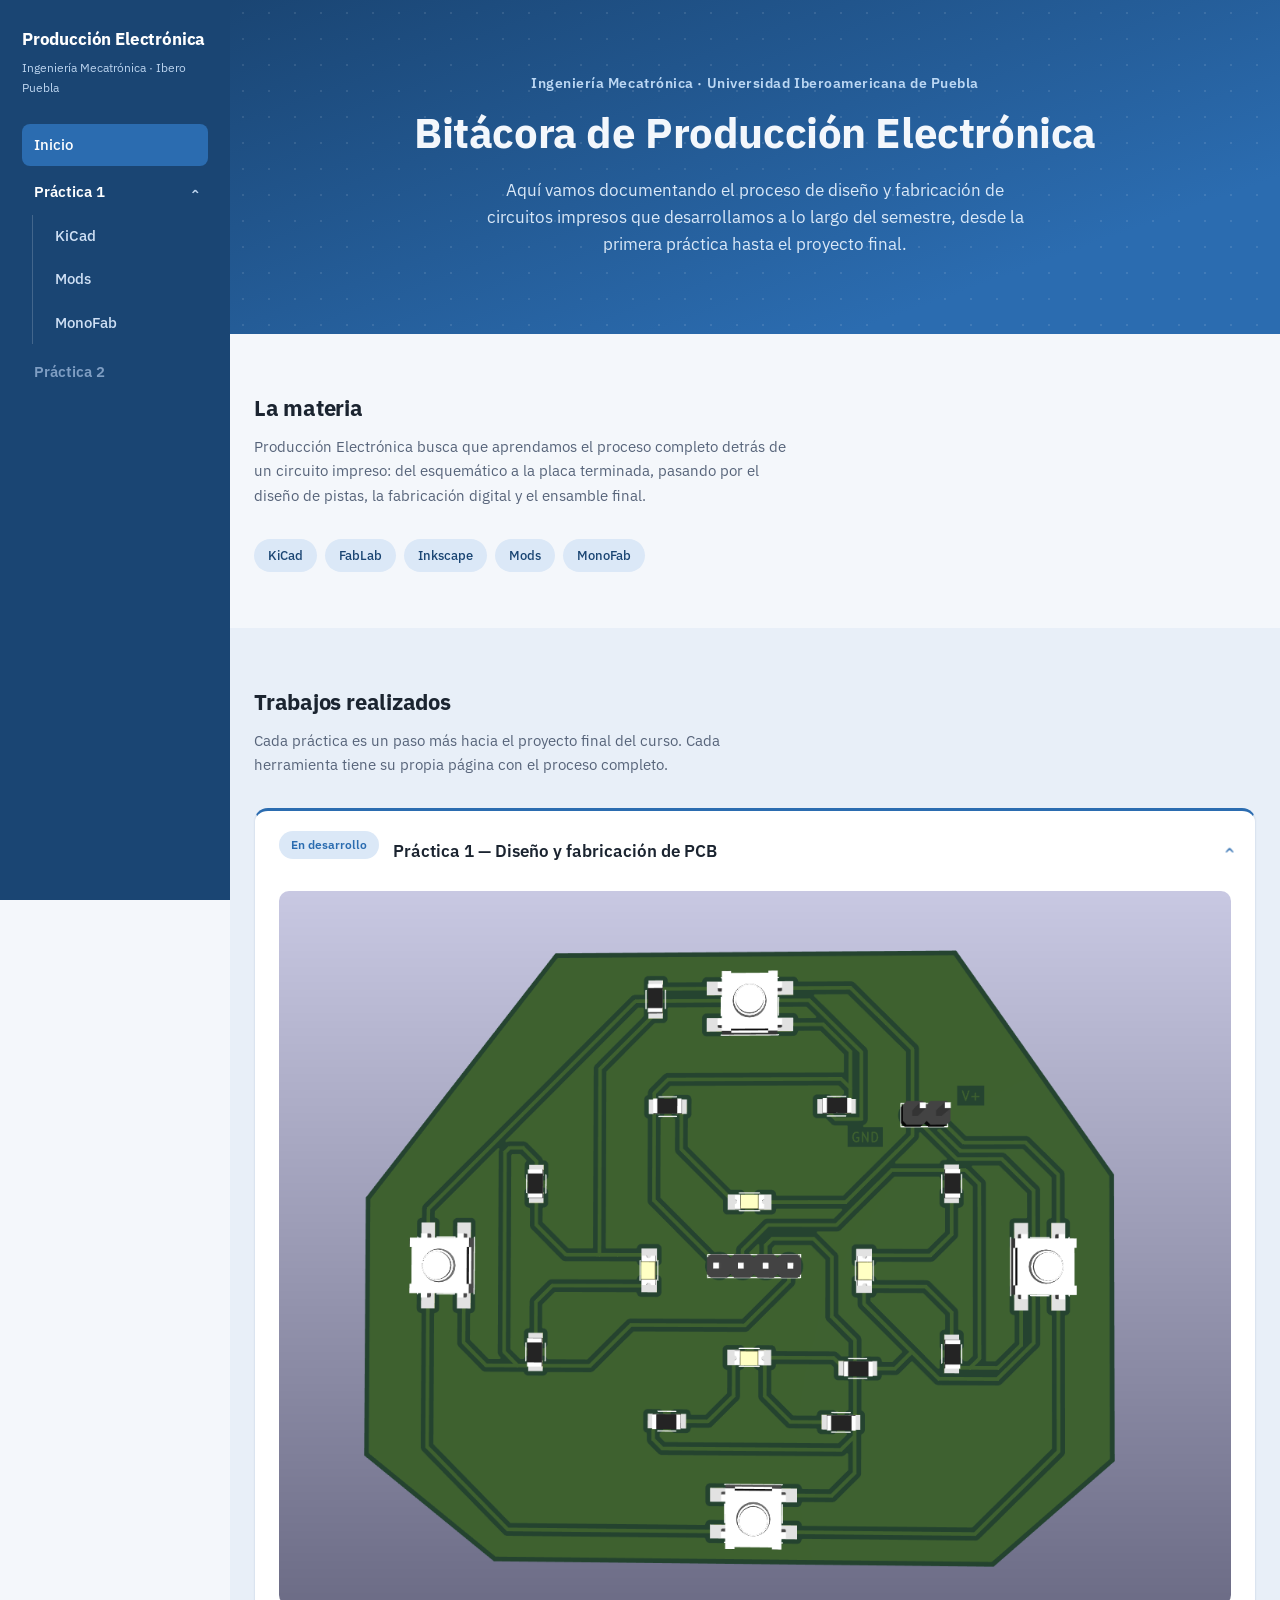
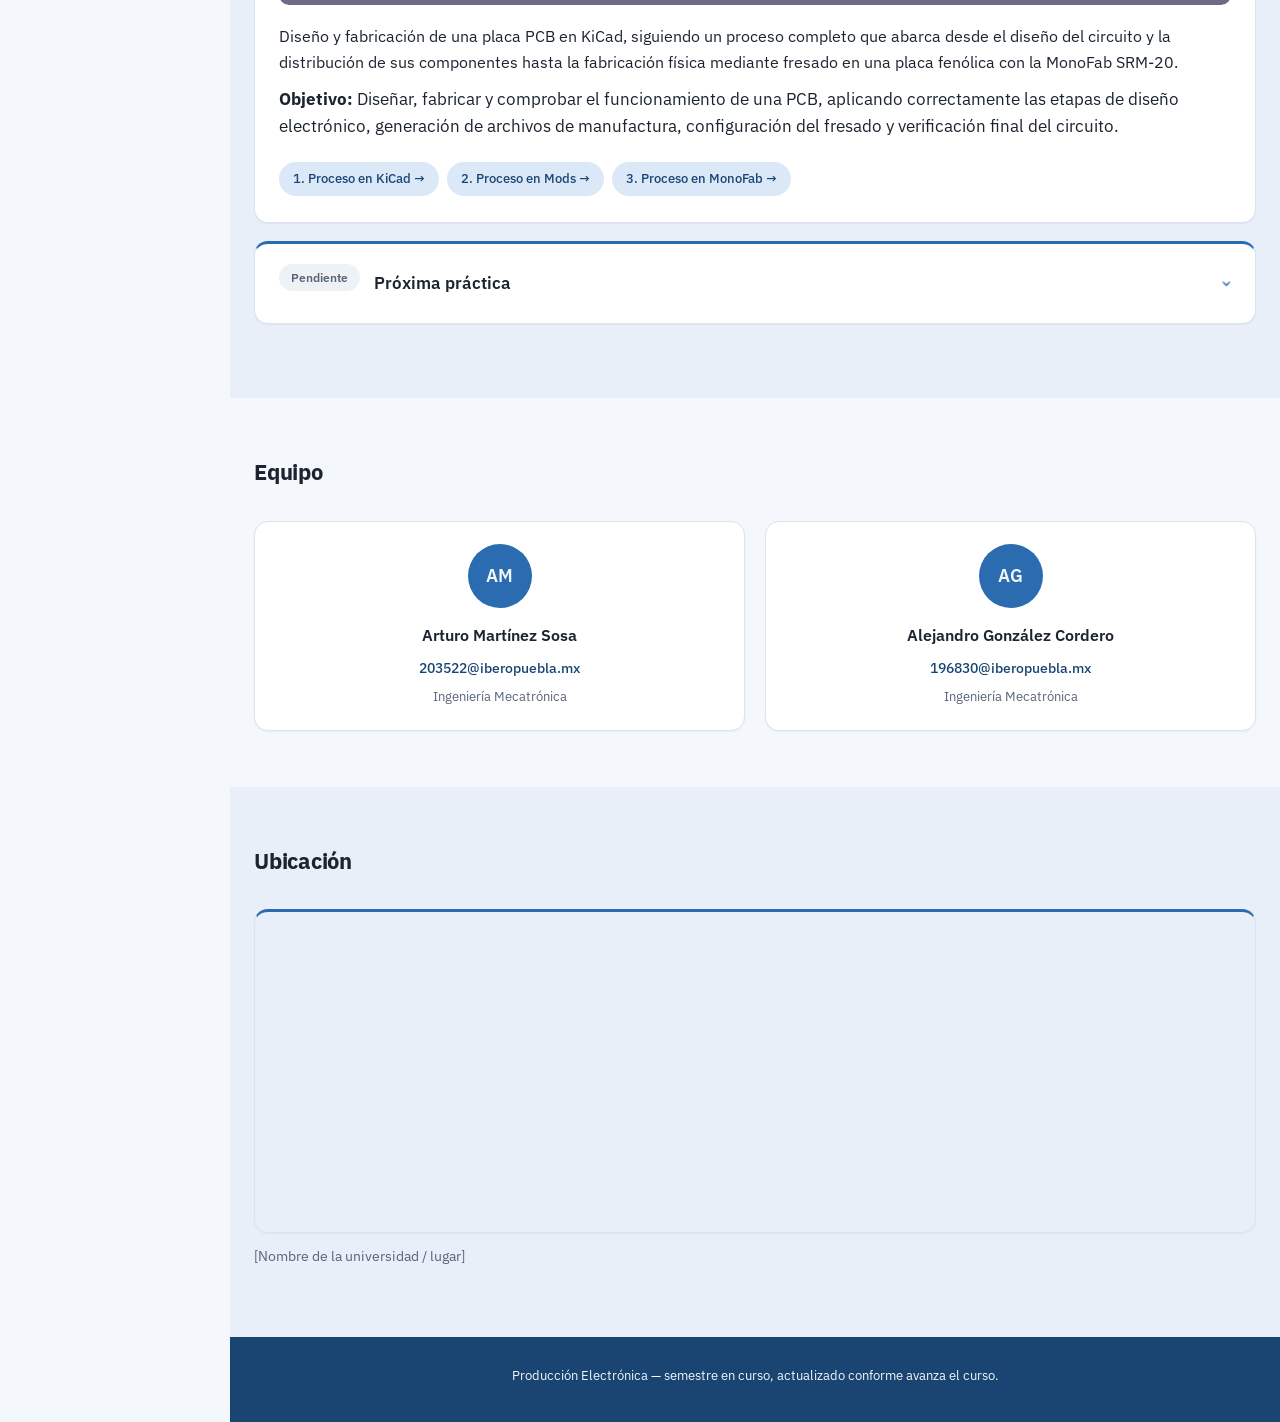
<file: index.html>
<!DOCTYPE html>
<html lang="es">
<head>
<meta charset="UTF-8">
<meta name="viewport" content="width=device-width, initial-scale=1.0">
<title>Producción Electrónica</title>
<link rel="preconnect" href="https://fonts.googleapis.com">
<link rel="preconnect" href="https://fonts.gstatic.com" crossorigin>
<link href="https://fonts.googleapis.com/css2?family=IBM+Plex+Sans:wght@400;500;600;700&display=swap" rel="stylesheet">
<link rel="stylesheet" href="styles.css">
</head>
<body>

<div class="site-shell">
  <aside class="sidebar">
    <a href="index.html" class="brand">Producción Electrónica</a>
    <span class="brand-sub">Ingeniería Mecatrónica · Ibero Puebla</span>
    <nav>
      <a href="index.html" class="active">Inicio</a>
      <details class="sidebar-group" open>
        <summary>Práctica 1</summary>
        <div class="sidebar-subnav">
          <a href="kicad.html">KiCad</a>
          <a href="mods.html">Mods</a>
          <a href="monofab.html">MonoFab</a>
        </div>
      </details>
      <div class="sidebar-group-disabled">Práctica 2</div>
    </nav>
  </aside>

  <div class="site-main">

<section class="hero" id="inicio">
  <div class="wrap">
    <div class="kicker">Ingeniería Mecatrónica · Universidad Iberoamericana de Puebla</div>
    <h1>Bitácora de Producción Electrónica</h1>
    <p class="lead">Aquí vamos documentando el proceso de diseño y fabricación de circuitos impresos que desarrollamos a lo largo del semestre, desde la primera práctica hasta el proyecto final.</p>
  </div>
</section>

<section id="materia">
  <div class="wrap">
    <div class="section-head">
      <h2>La materia</h2>
      <p>Producción Electrónica busca que aprendamos el proceso completo detrás de un circuito impreso: del esquemático a la placa terminada, pasando por el diseño de pistas, la fabricación digital y el ensamble final.</p>
    </div>
    <div class="tools-row">
      <span class="tool-chip">KiCad</span>
      <span class="tool-chip">FabLab</span>
      <span class="tool-chip">Inkscape</span>
      <span class="tool-chip">Mods</span>
      <span class="tool-chip">MonoFab</span>
    </div>
  </div>
</section>

<section id="trabajos">
  <div class="wrap">
    <div class="section-head">
      <h2>Trabajos realizados</h2>
      <p>Cada práctica es un paso más hacia el proyecto final del curso. Cada herramienta tiene su propia página con el proceso completo.</p>
    </div>

    <details class="accordion" open>
      <summary>
        <div class="accordion-title">
          <span class="status-pill">En desarrollo</span>
          <h3>Práctica 1 — Diseño y fabricación de PCB</h3>
        </div>
        <span class="accordion-chevron">›</span>
      </summary>
      <div class="accordion-body">
        <div class="work-thumb has-img"><img src="images/pcb-render-3d.png" alt="Render 3D de la PCB con botones, LEDs y componentes SMD"></div>
        <p>Diseño y fabricación de una placa PCB en KiCad, siguiendo un proceso completo que abarca desde el diseño del circuito y la distribución de sus componentes hasta la fabricación física mediante fresado en una placa fenólica con la MonoFab SRM-20.</p>
        <p style="color:var(--ink); font-size:16.5px; margin:-6px 0 20px;"><strong>Objetivo:</strong> Diseñar, fabricar y comprobar el funcionamiento de una PCB, aplicando correctamente las etapas de diseño electrónico, generación de archivos de manufactura, configuración del fresado y verificación final del circuito.</p>

        <div class="tools-row">
          <a href="kicad.html" class="tool-chip" style="text-decoration:none;">1. Proceso en KiCad →</a>
          <a href="mods.html" class="tool-chip" style="text-decoration:none;">2. Proceso en Mods →</a>
          <a href="monofab.html" class="tool-chip" style="text-decoration:none;">3. Proceso en MonoFab →</a>
        </div>
      </div>
    </details>

    <details class="accordion">
      <summary>
        <div class="accordion-title">
          <span class="status-pill" style="color:var(--ink-dim); background:#eef1f6;">Pendiente</span>
          <h3>Próxima práctica</h3>
        </div>
        <span class="accordion-chevron">›</span>
      </summary>
      <div class="accordion-body">
        <p>Este espacio se irá llenando con cada práctica del curso hasta llegar al proyecto final.</p>
      </div>
    </details>
  </div>
</section>

<section id="equipo">
  <div class="wrap">
    <div class="section-head">
      <h2>Equipo</h2>
    </div>
    <div class="team-grid">
      <div class="person">
        <div class="avatar">AM</div>
        <h3>Arturo Martínez Sosa</h3>
        <a href="mailto:203522@iberopuebla.mx">203522@iberopuebla.mx</a>
        <span class="person-role">Ingeniería Mecatrónica</span>
      </div>
      <div class="person">
        <div class="avatar">AG</div>
        <h3>Alejandro González Cordero</h3>
        <a href="mailto:196830@iberopuebla.mx">196830@iberopuebla.mx</a>
        <span class="person-role">Ingeniería Mecatrónica</span>
      </div>
    </div>
  </div>
</section>

<section id="ubicacion">
  <div class="wrap">
    <div class="section-head">
      <h2>Ubicación</h2>
    </div>
    <div class="map-frame">
      <iframe
        src="https://www.google.com/maps?q=Universidad&output=embed"
        loading="lazy"
        referrerpolicy="no-referrer-when-downgrade">
      </iframe>
    </div>
    <p class="loc-caption">[Nombre de la universidad / lugar]</p>
  </div>
</section>

<footer>
  Producción Electrónica — semestre en curso, actualizado conforme avanza el curso.
</footer>

  </div>
</div>

</body>
</html>
</file>
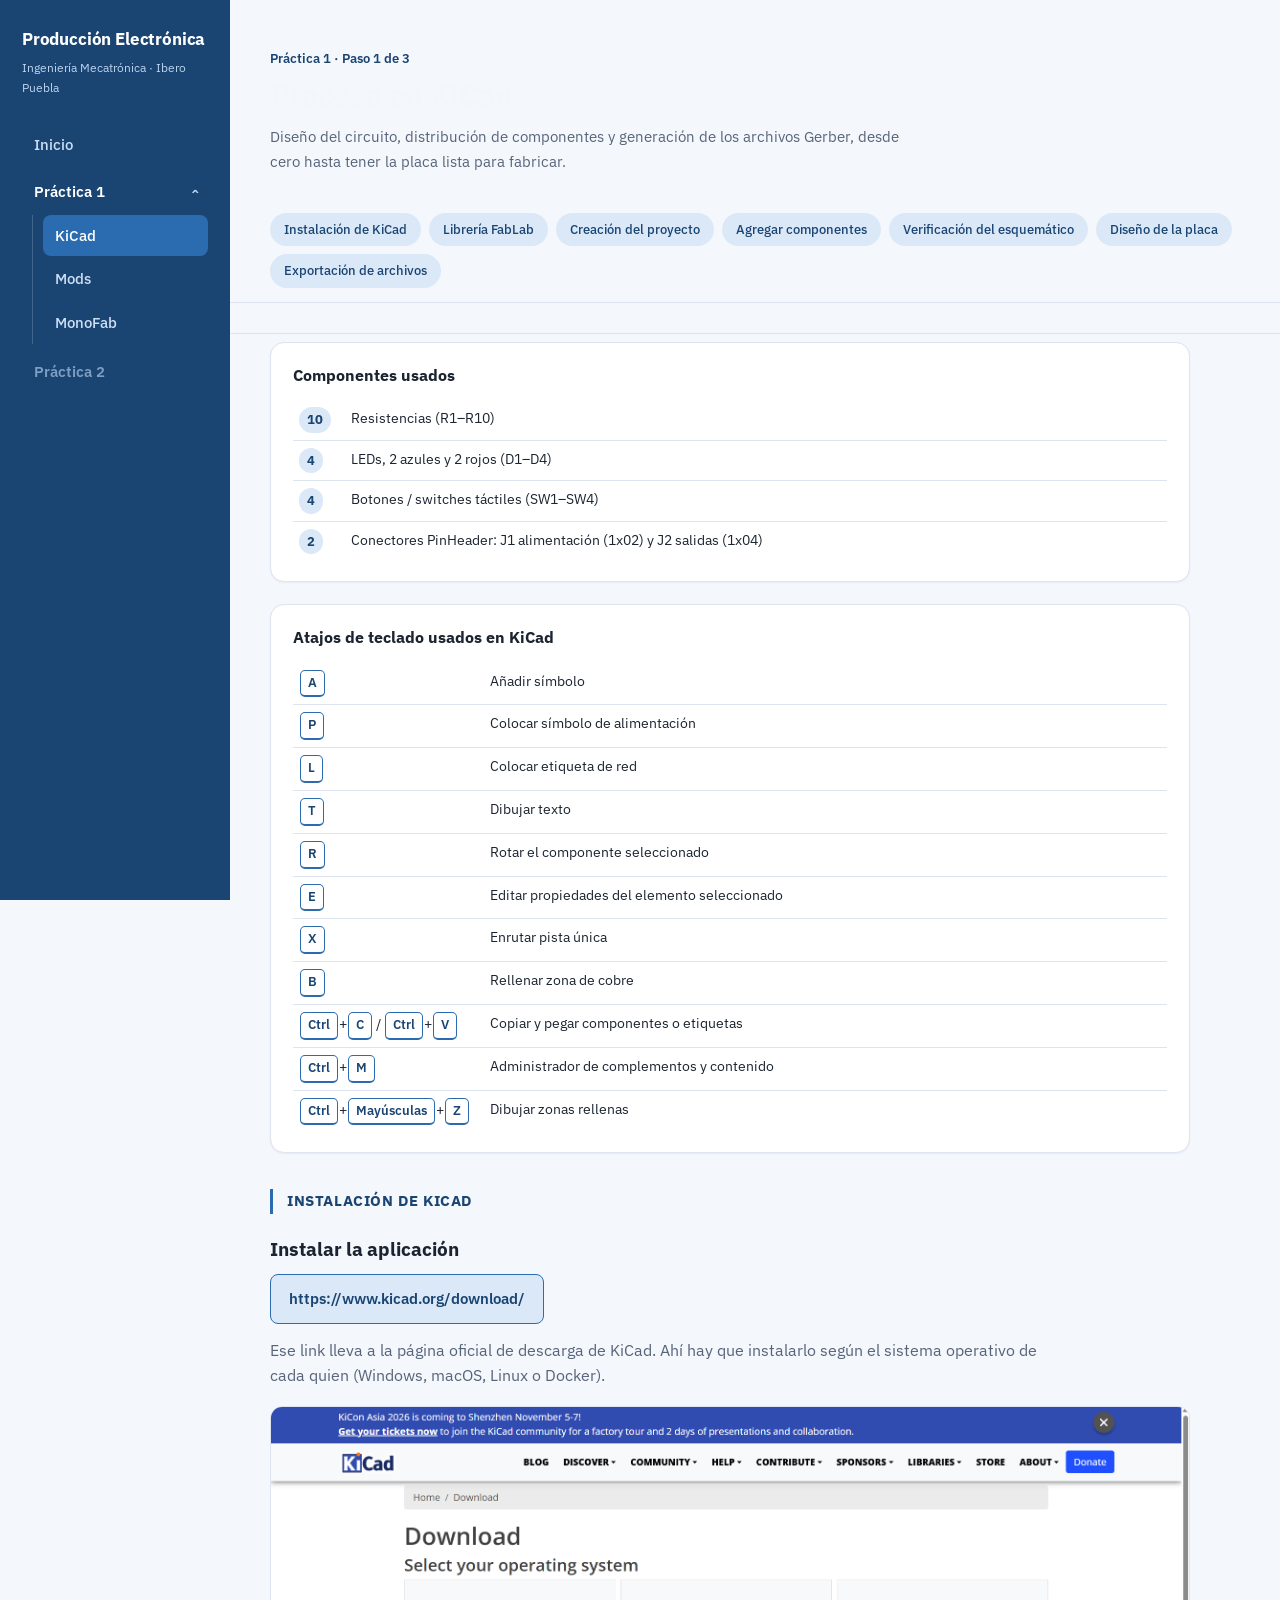
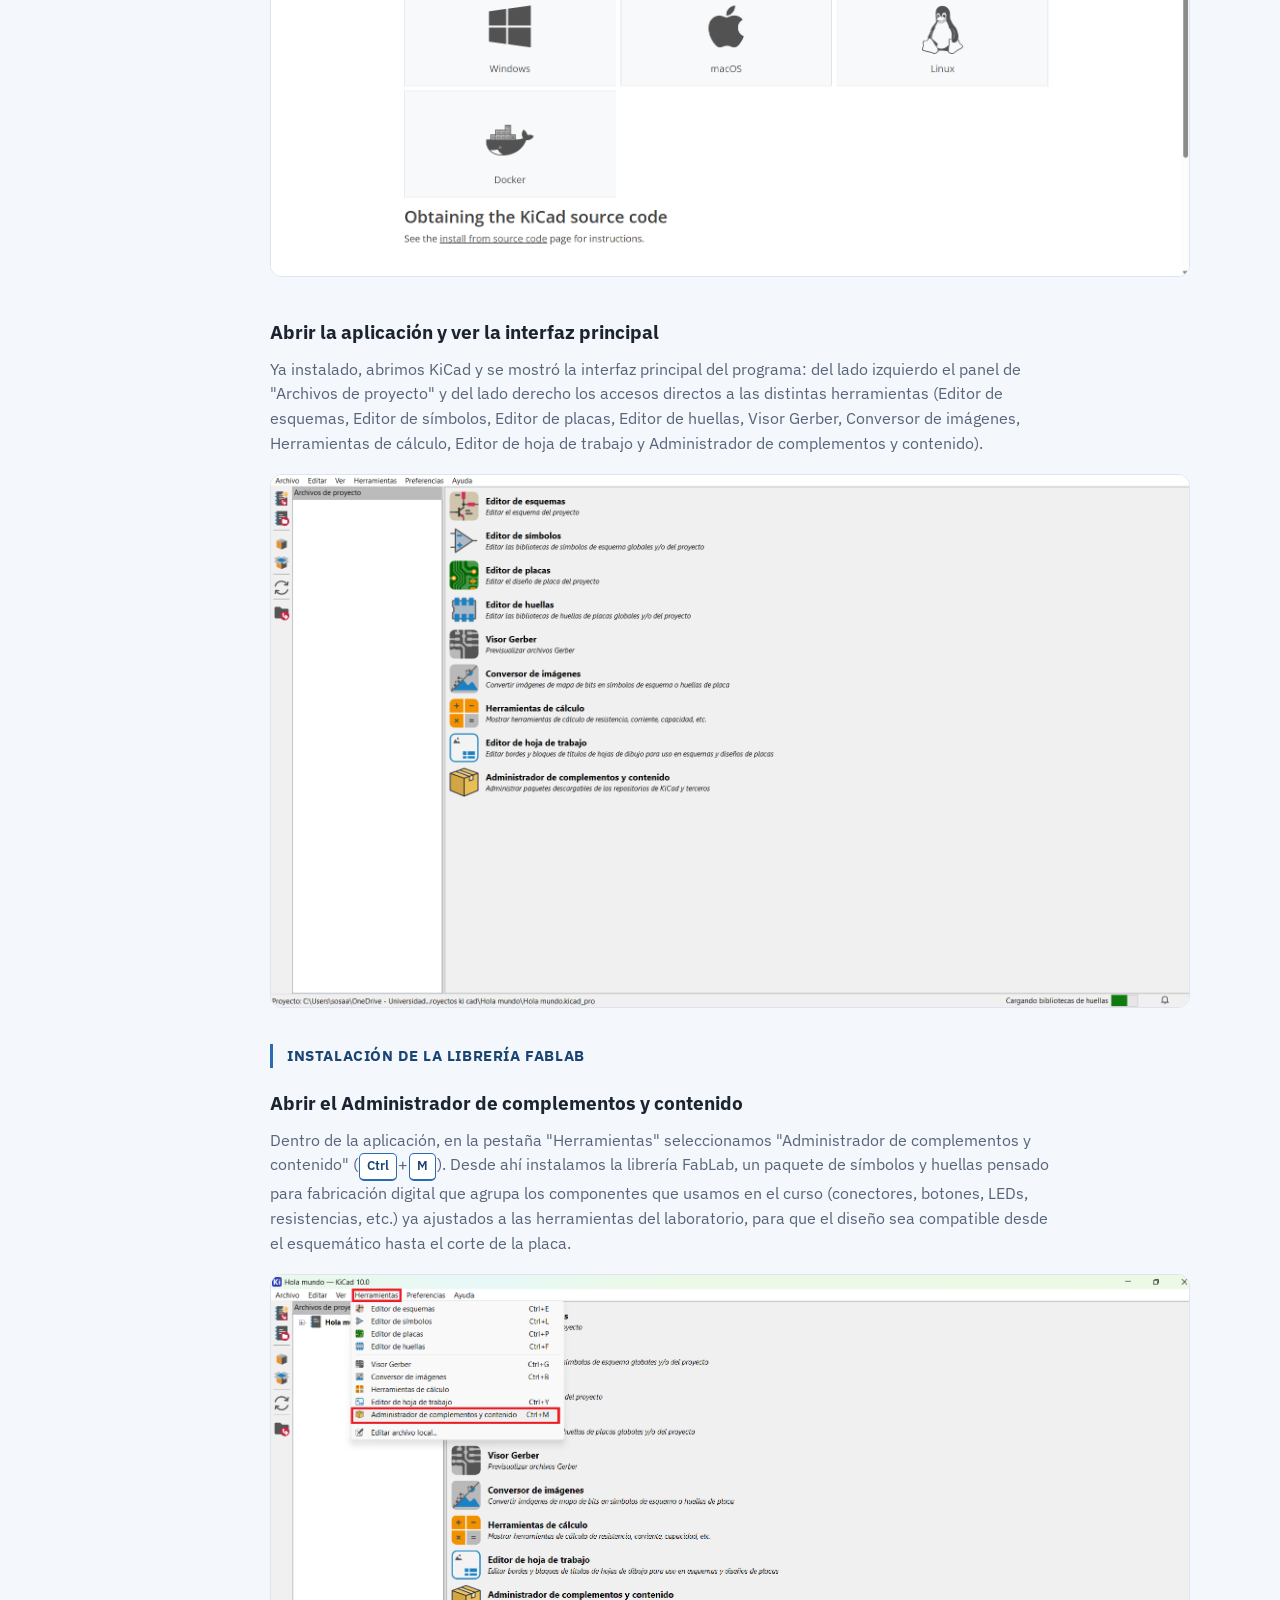
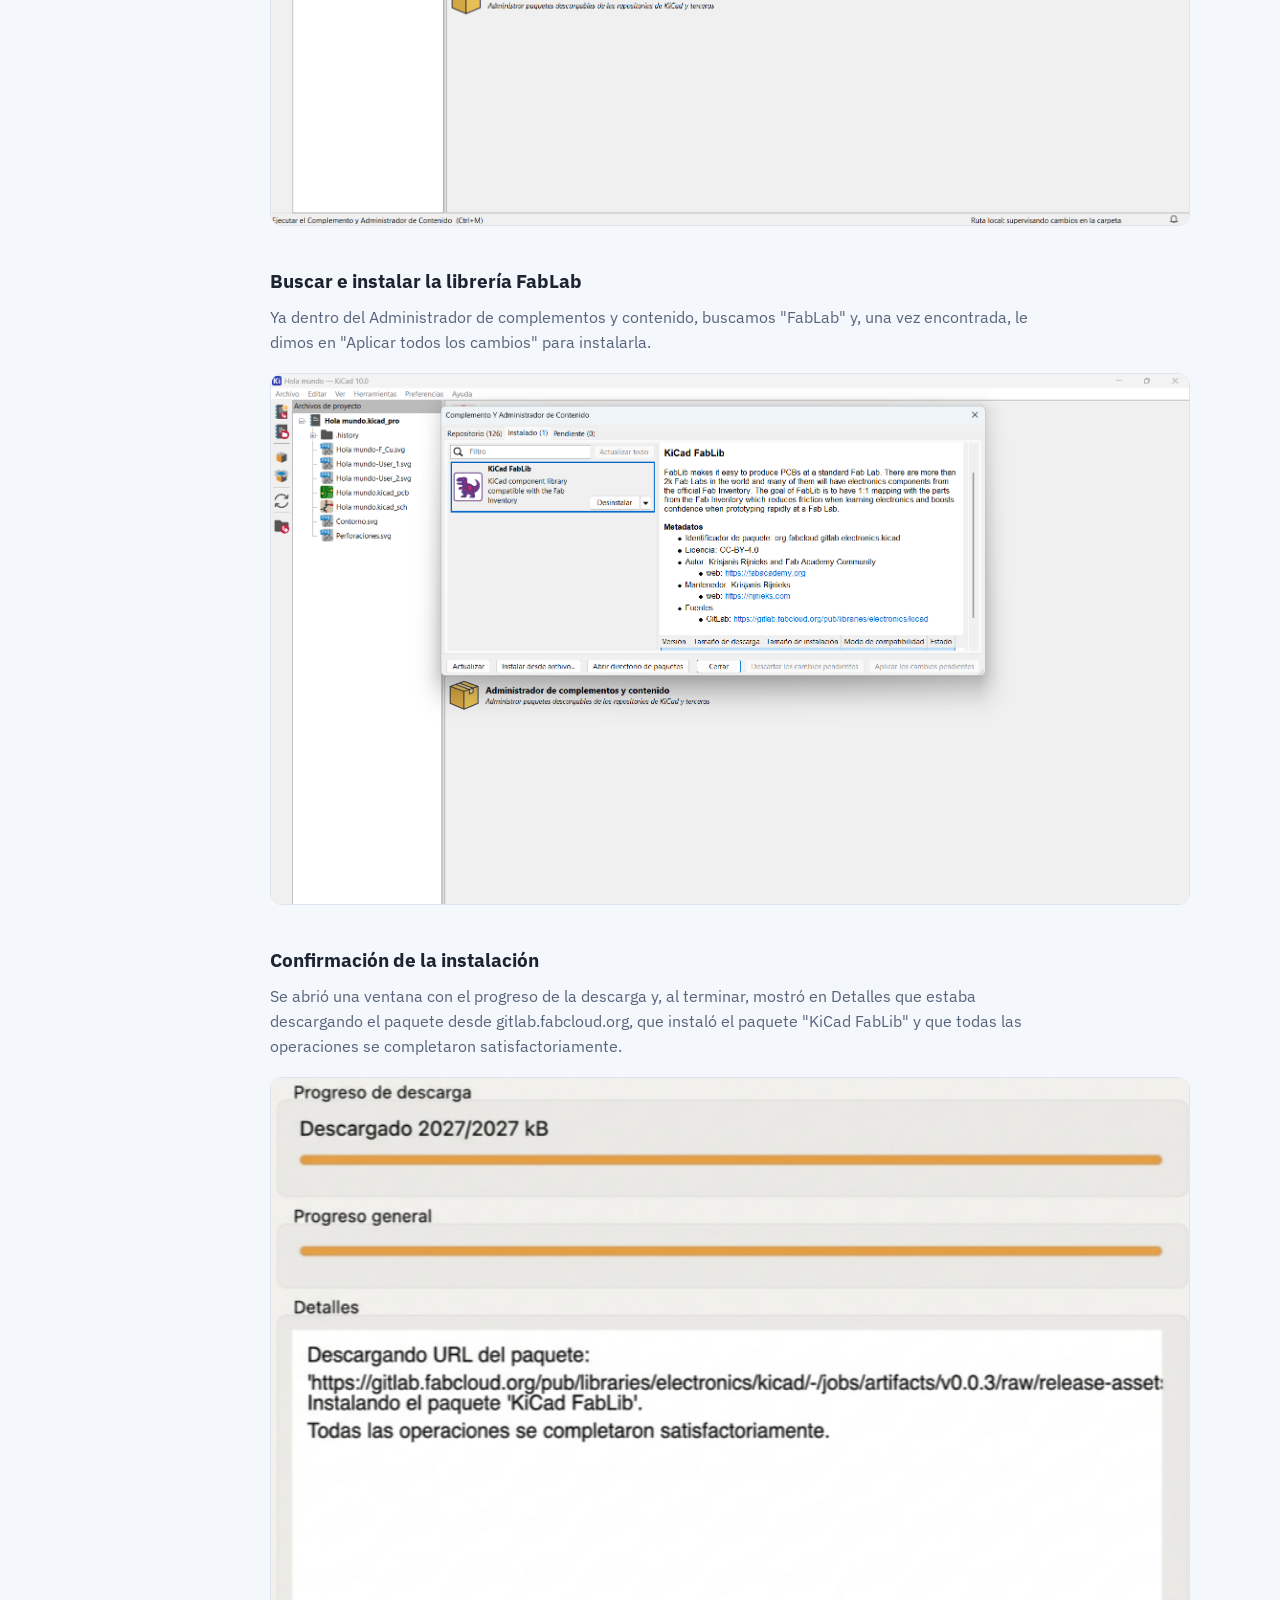
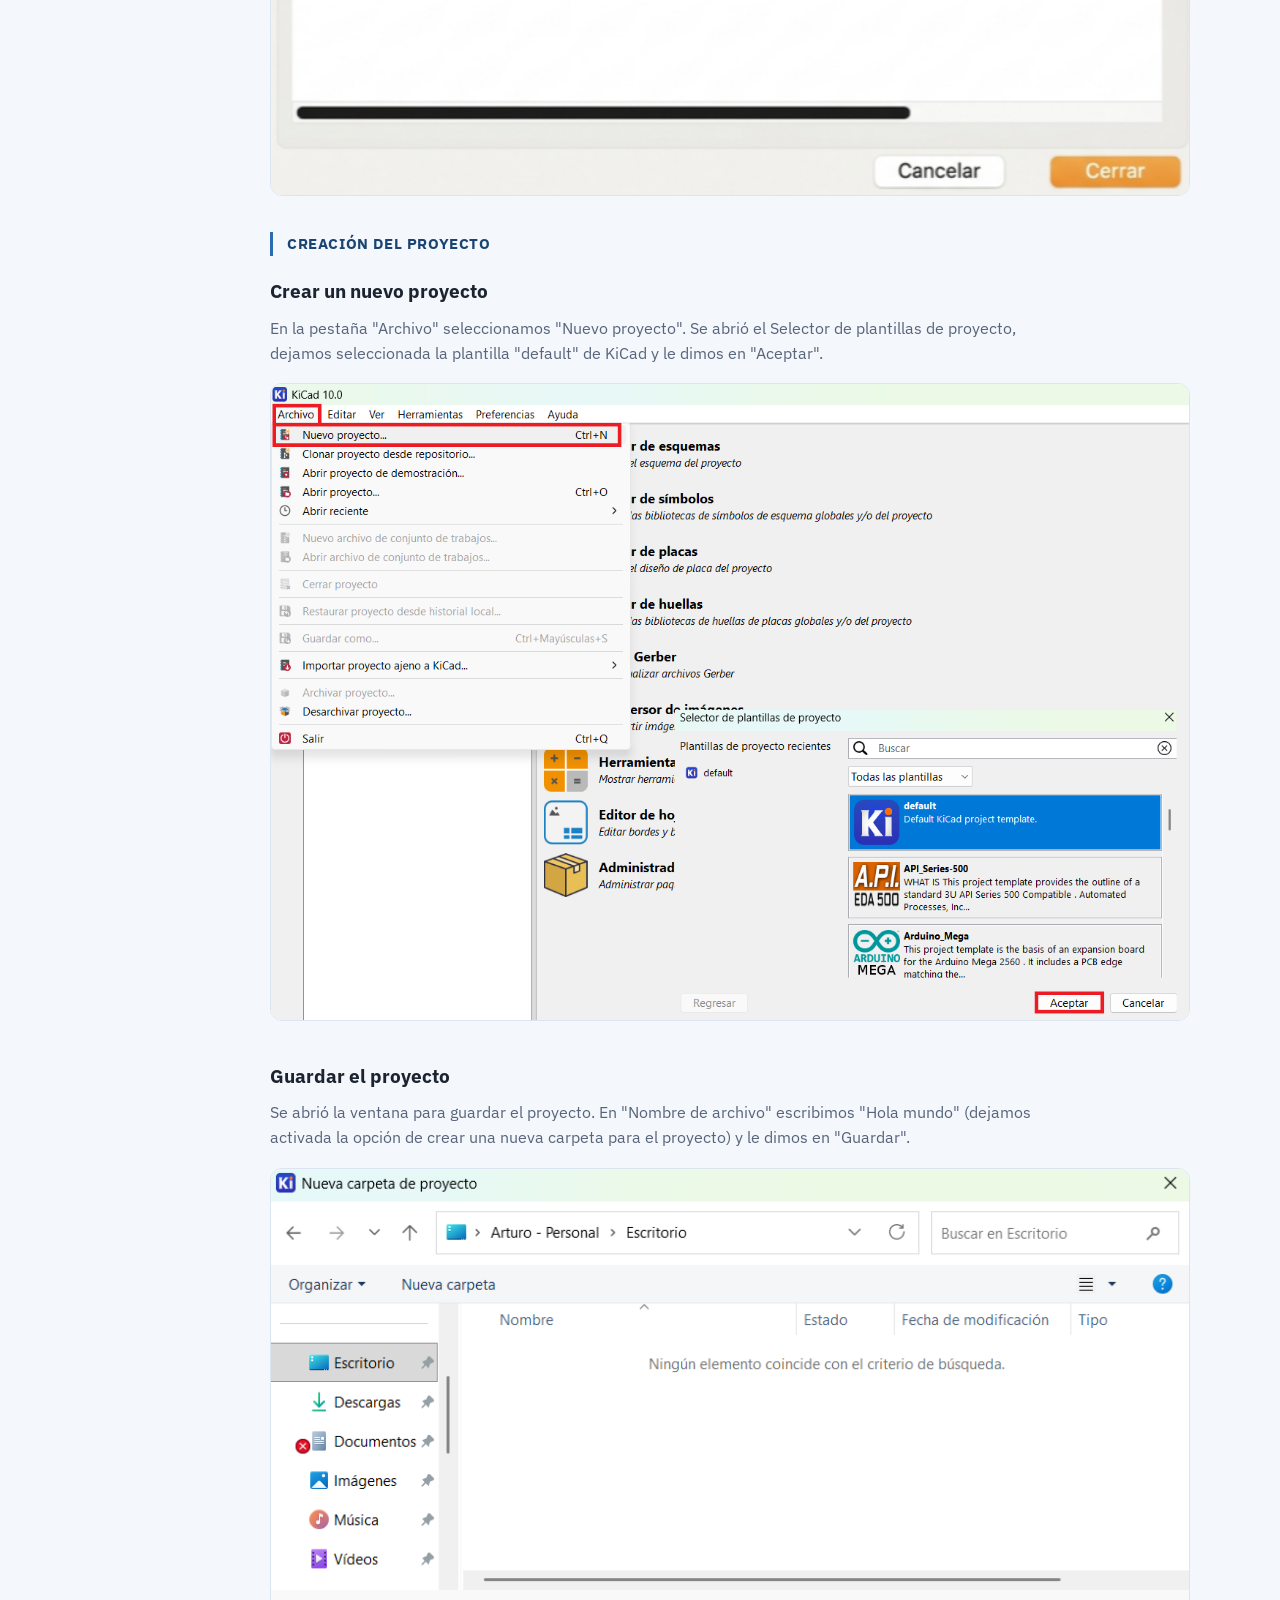
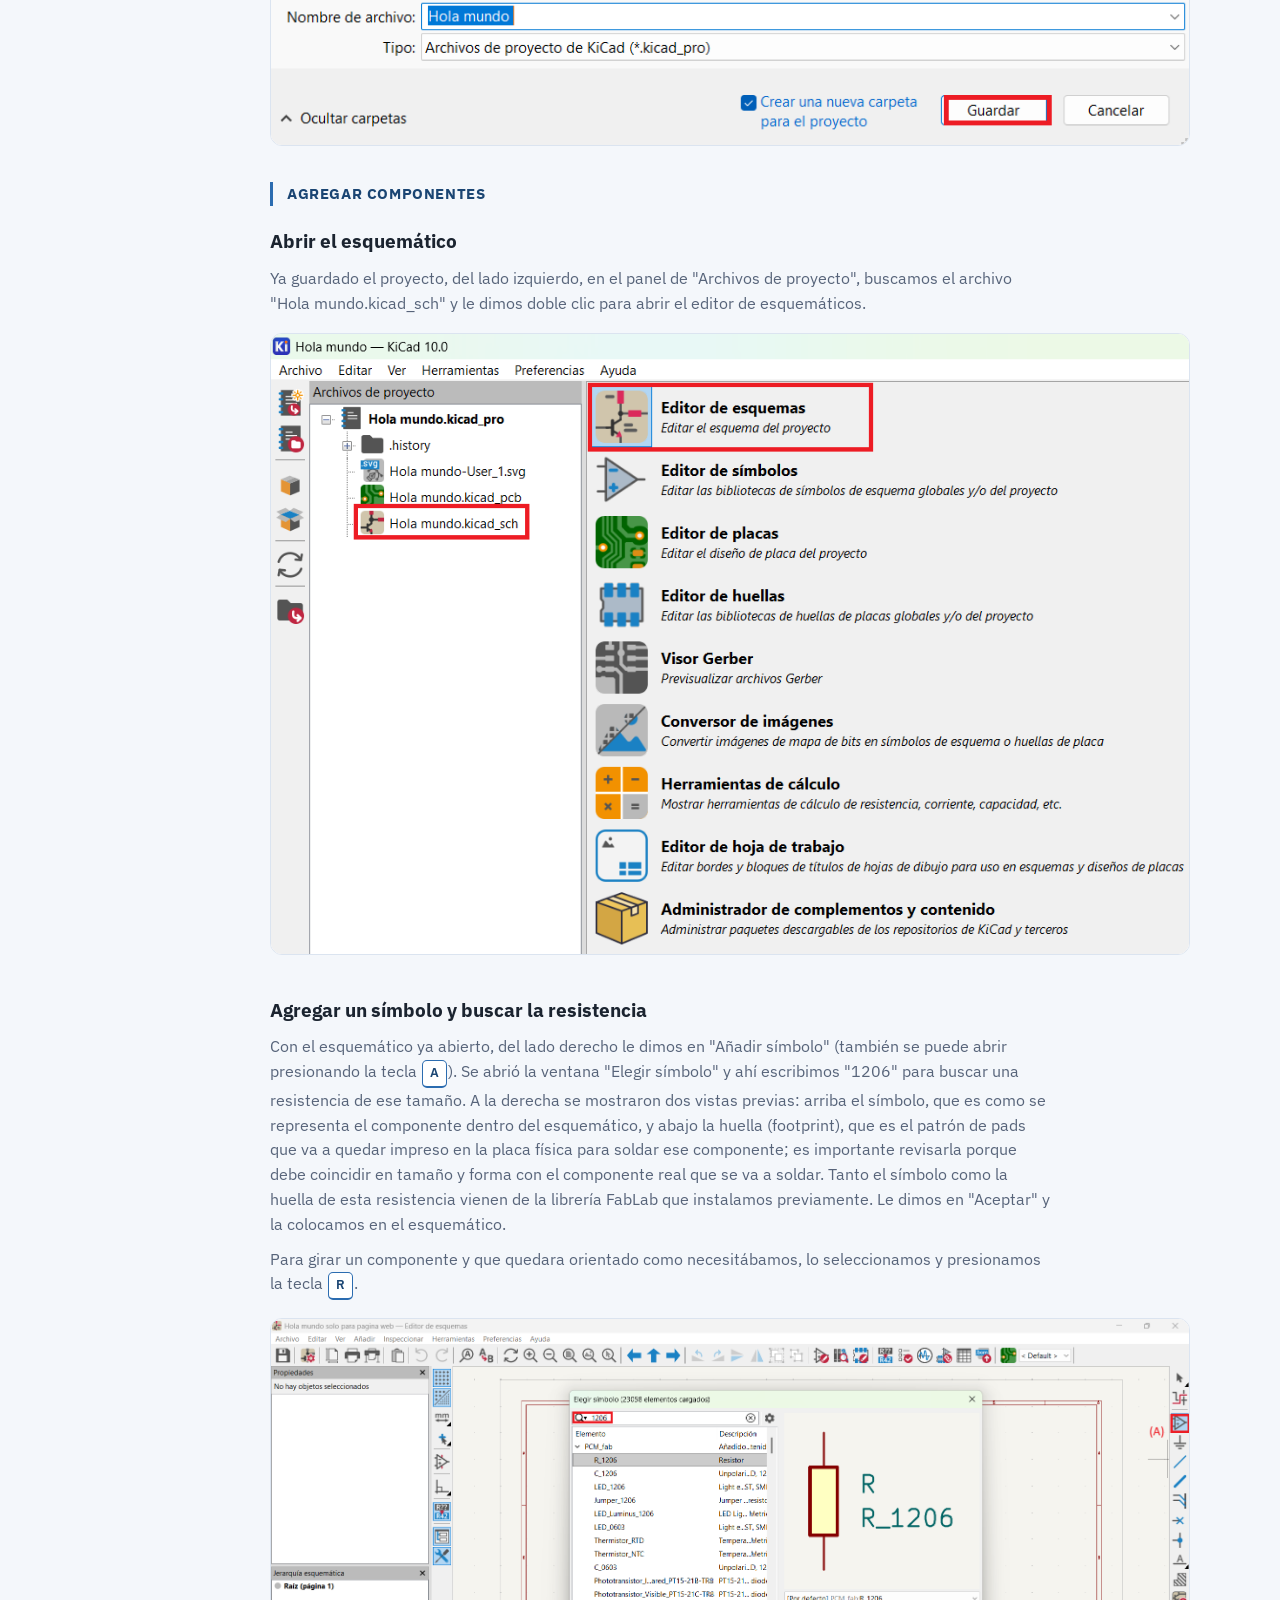
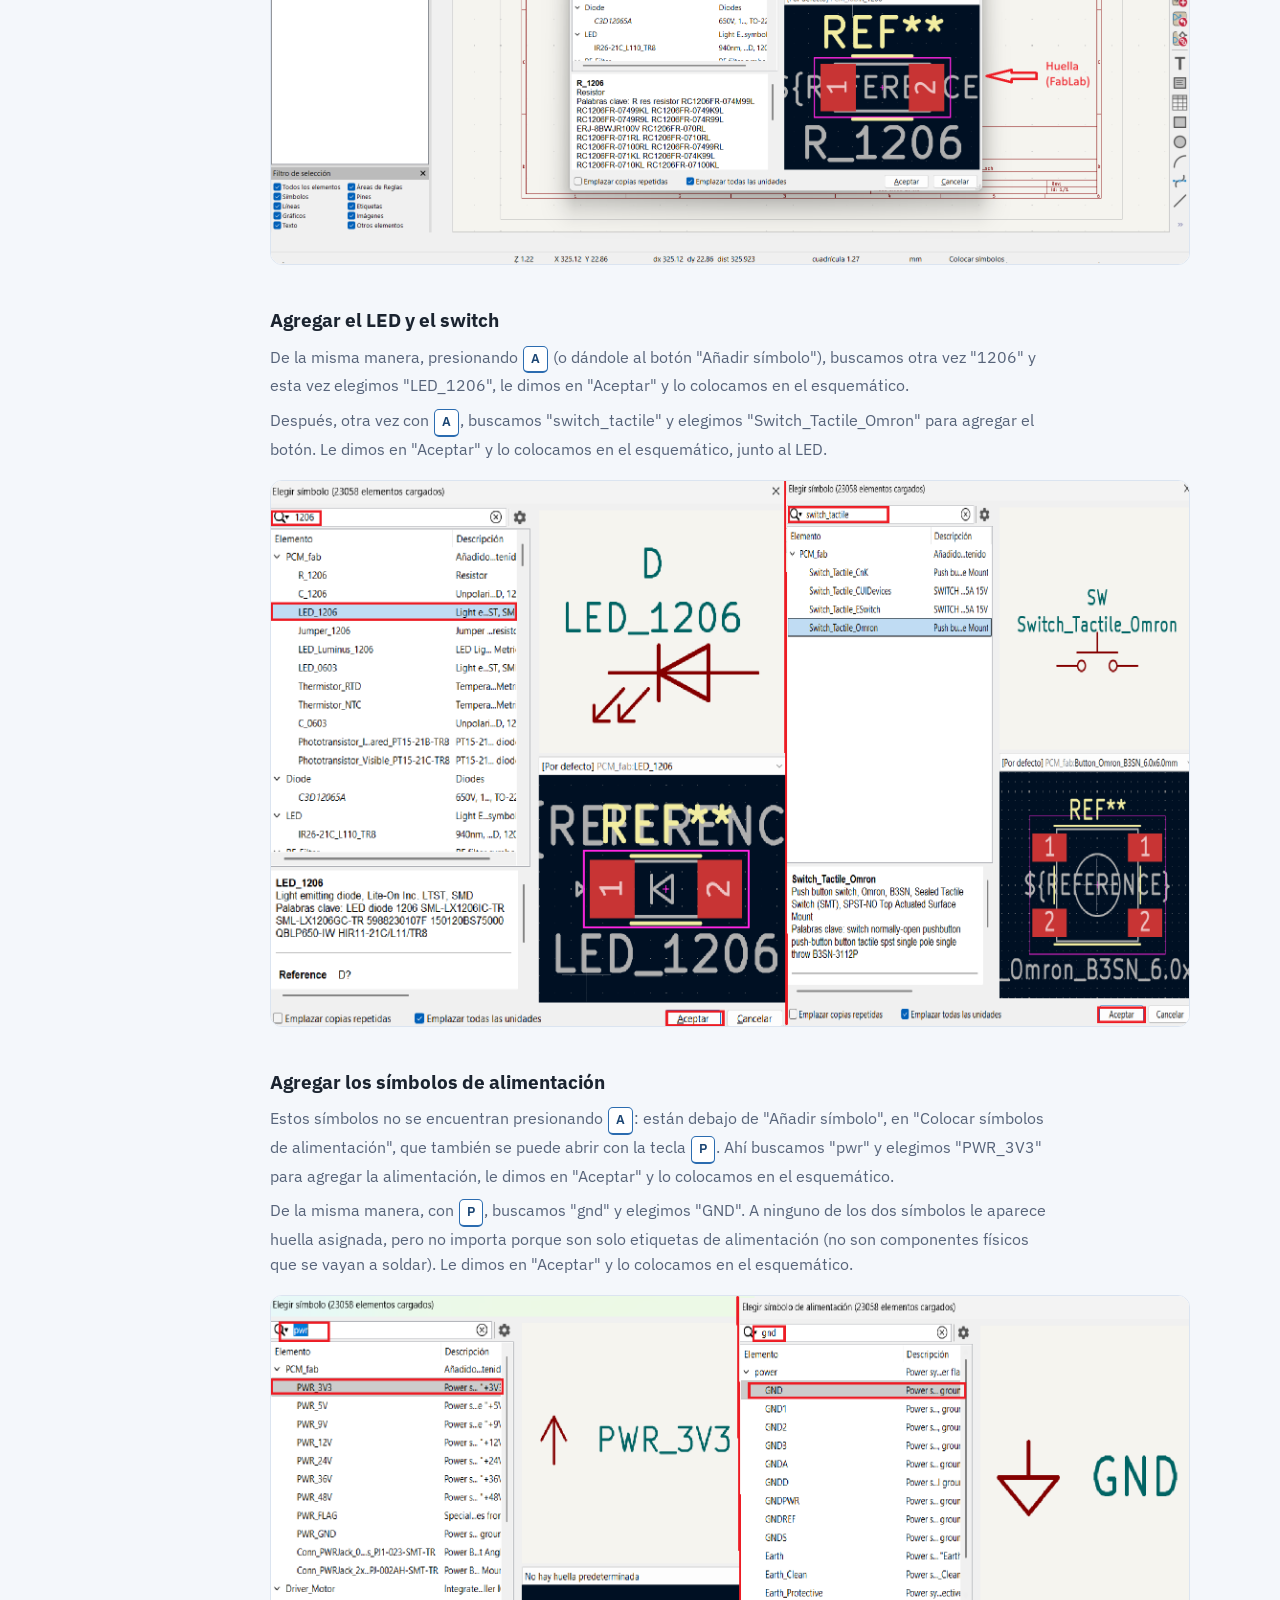
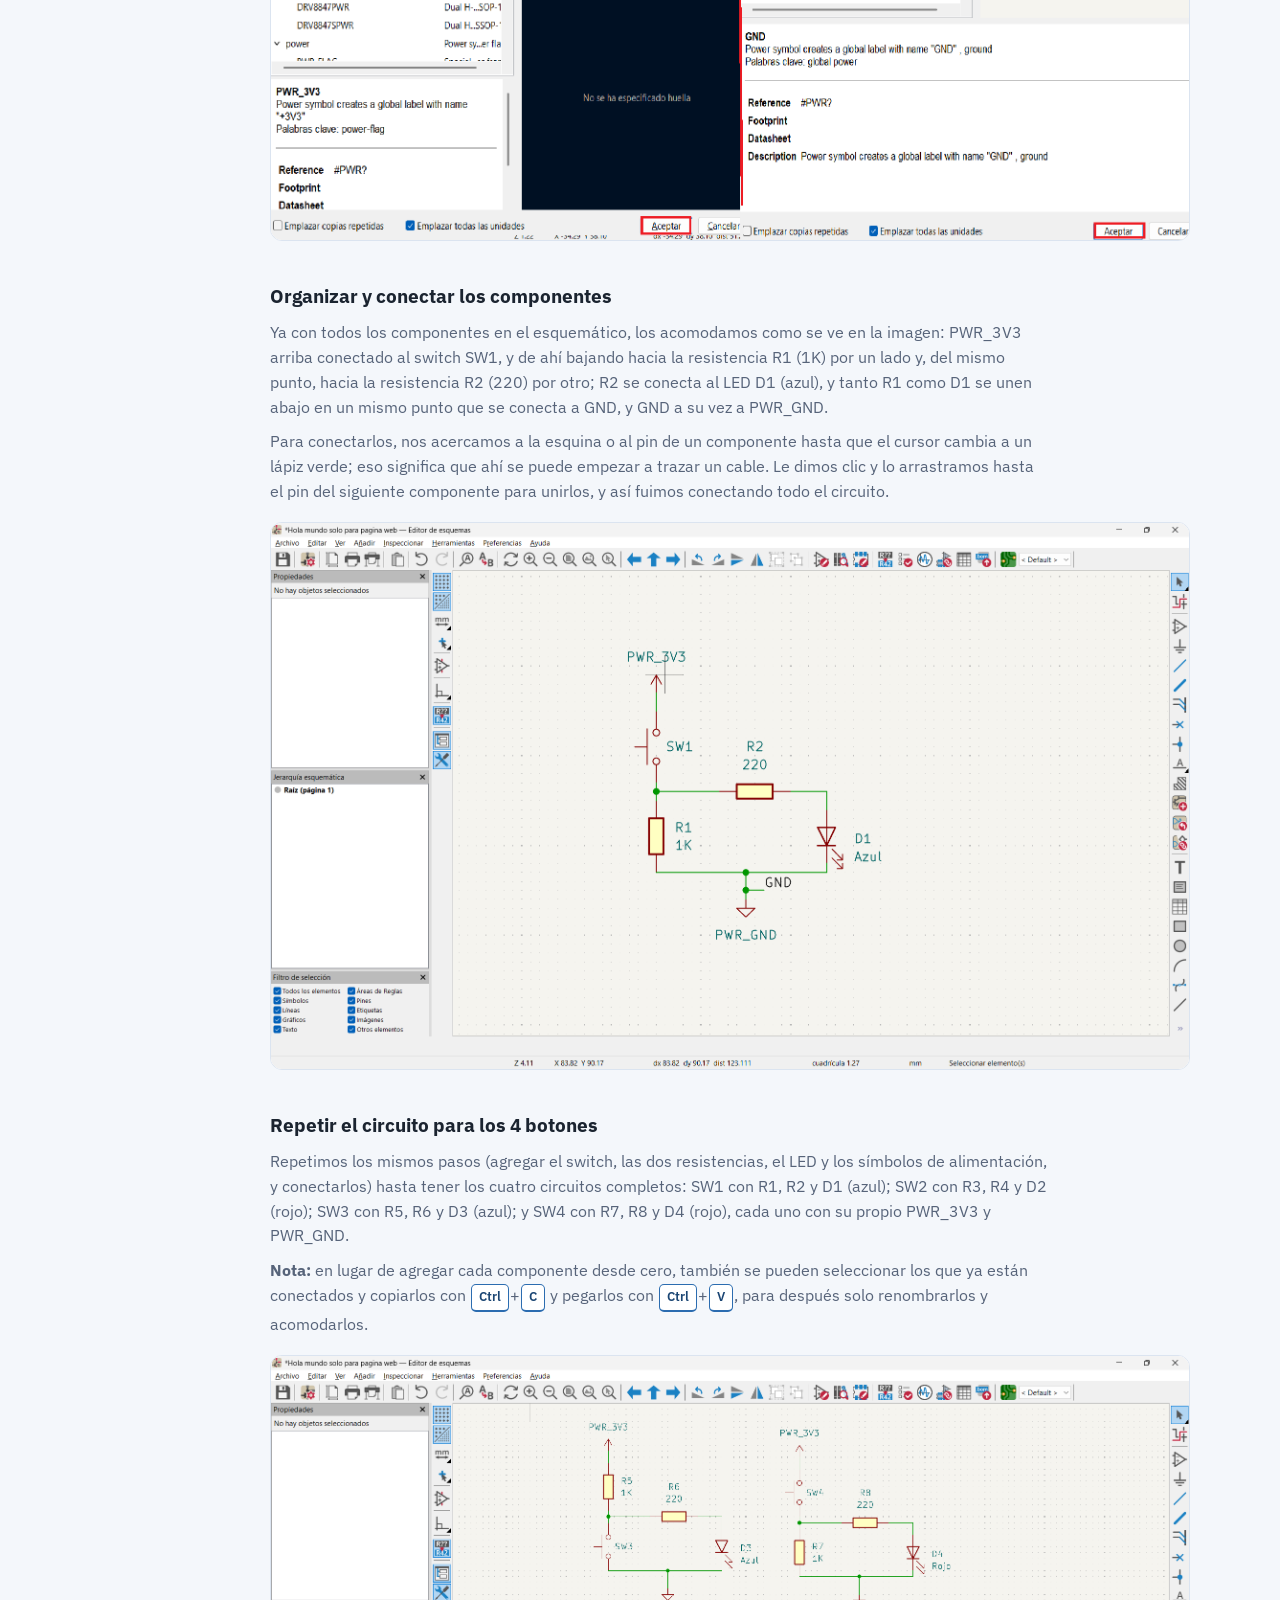
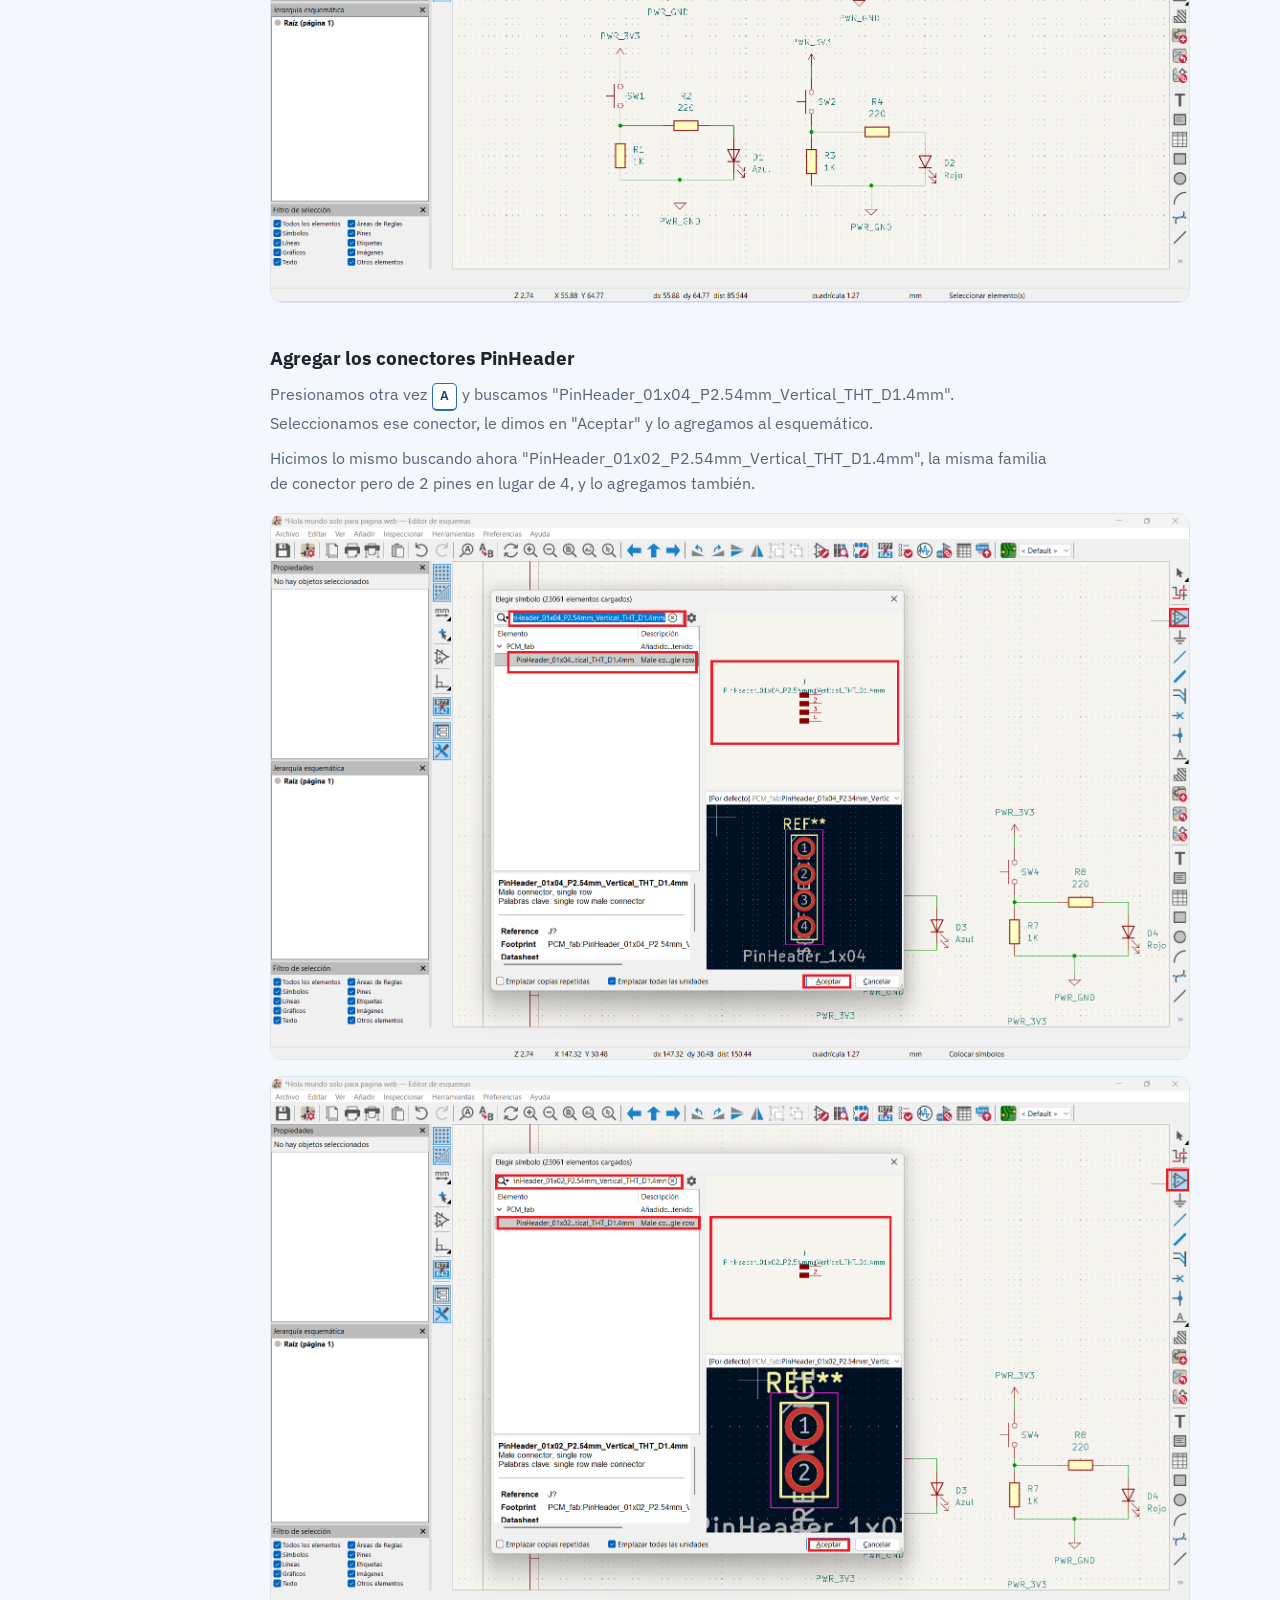
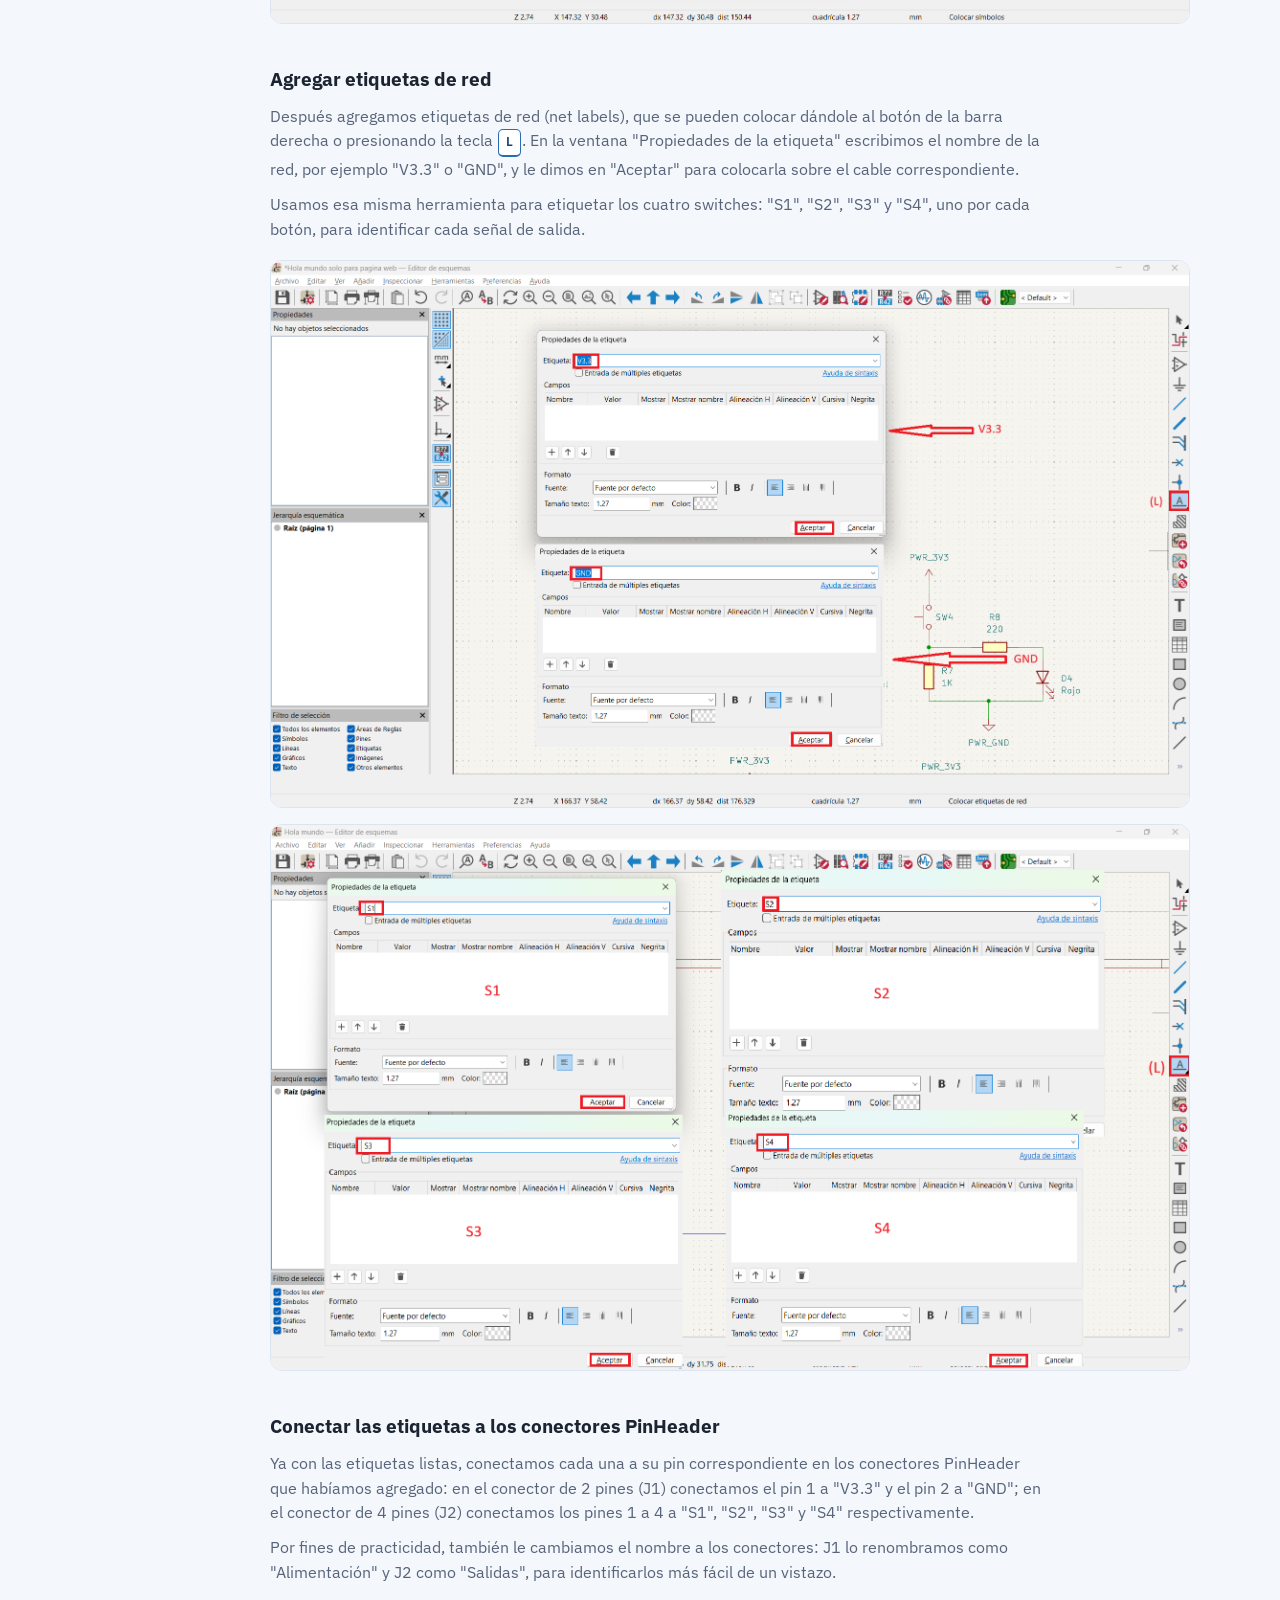
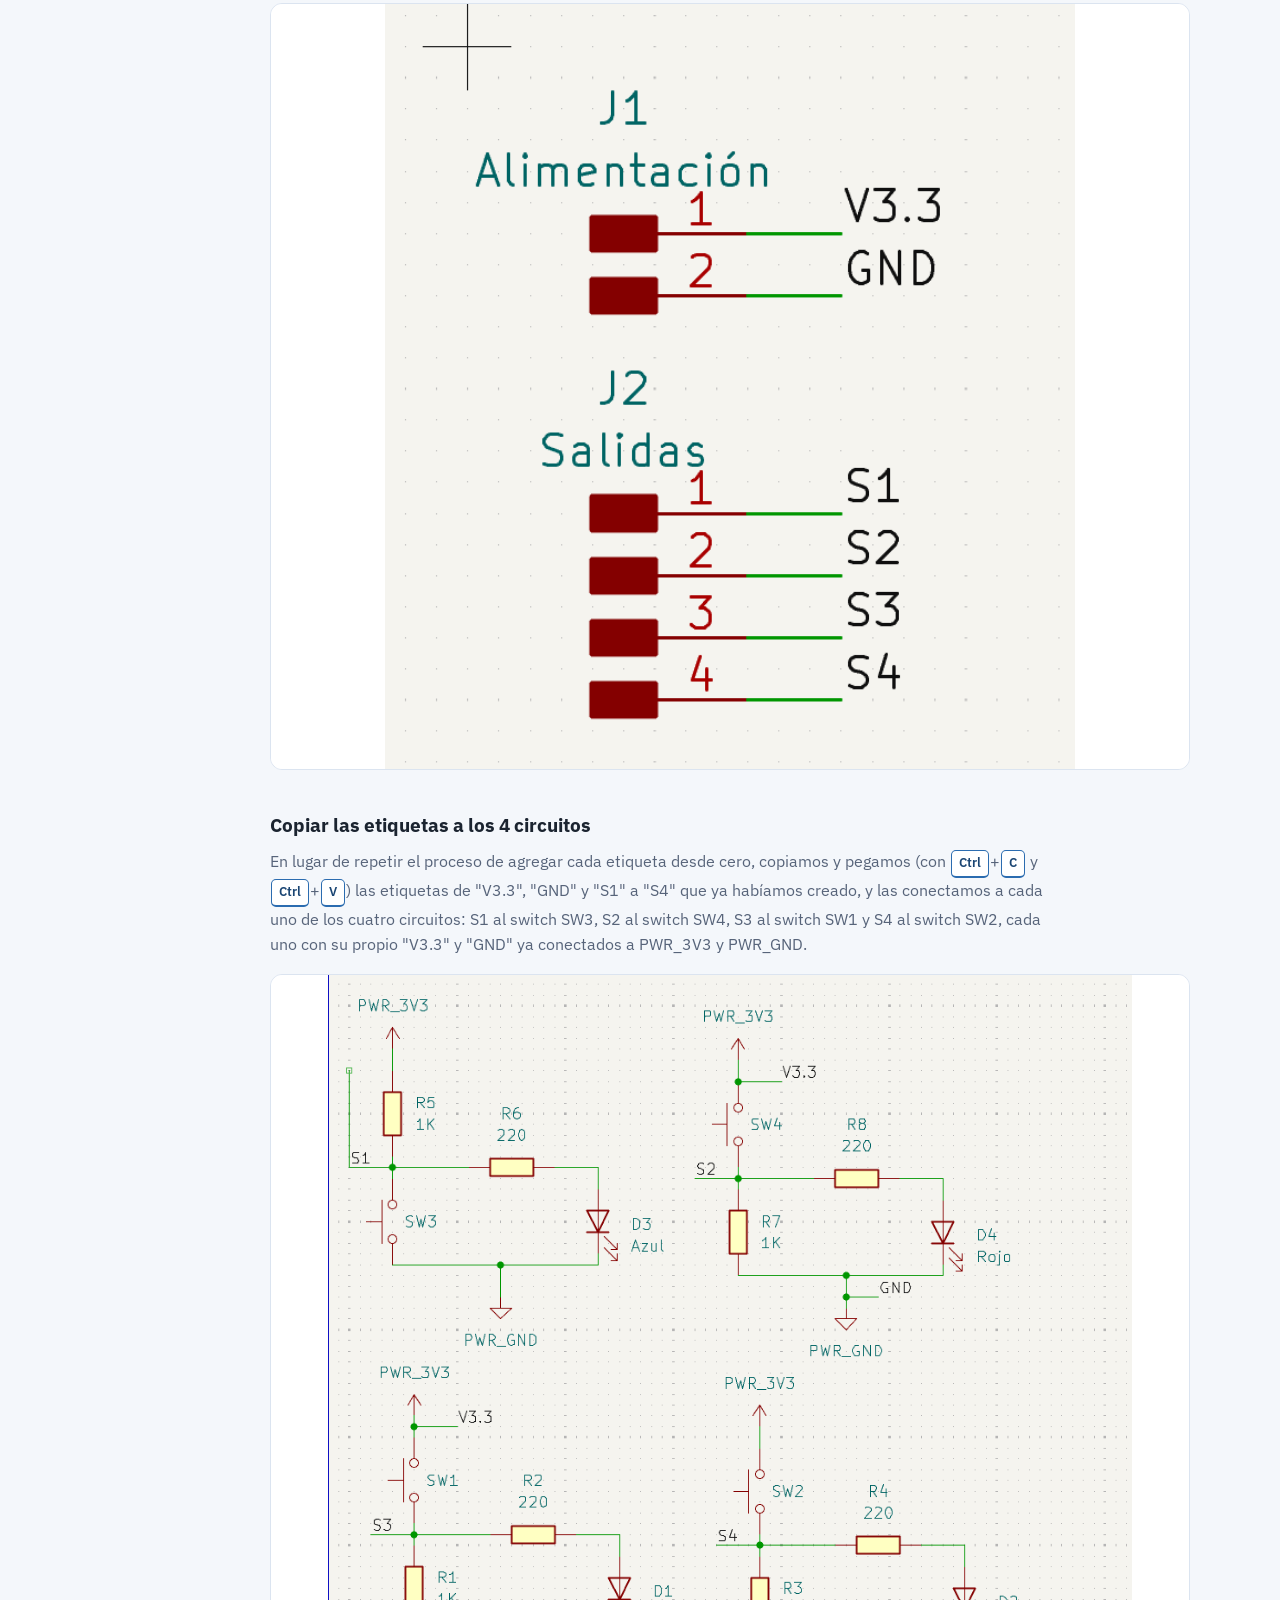
<file: kicad.html>
<!DOCTYPE html>
<html lang="es">
<head>
<meta charset="UTF-8">
<meta name="viewport" content="width=device-width, initial-scale=1.0">
<title>Proceso en KiCad — Producción Electrónica</title>
<link rel="preconnect" href="https://fonts.googleapis.com">
<link rel="preconnect" href="https://fonts.gstatic.com" crossorigin>
<link href="https://fonts.googleapis.com/css2?family=IBM+Plex+Sans:wght@400;500;600;700&display=swap" rel="stylesheet">
<link rel="stylesheet" href="styles.css">
</head>
<body>

<div class="site-shell">
  <aside class="sidebar">
    <a href="index.html" class="brand">Producción Electrónica</a>
    <span class="brand-sub">Ingeniería Mecatrónica · Ibero Puebla</span>
    <nav>
      <a href="index.html">Inicio</a>
      <details class="sidebar-group" open>
        <summary>Práctica 1</summary>
        <div class="sidebar-subnav">
          <a href="kicad.html" class="active">KiCad</a>
          <a href="mods.html">Mods</a>
          <a href="monofab.html">MonoFab</a>
        </div>
      </details>
      <div class="sidebar-group-disabled">Práctica 2</div>
    </nav>
  </aside>

  <div class="site-main">

<div class="tool-page-header">
  <div class="kicker">Práctica 1 · Paso 1 de 3</div>
  <h1>Proceso en KiCad</h1>
  <p>Diseño del circuito, distribución de componentes y generación de los archivos Gerber, desde cero hasta tener la placa lista para fabricar.</p>
  <div class="page-toc">
    <a href="#grp-instalacion-kicad">Instalación de KiCad</a>
    <a href="#grp-instalacion-fablab">Librería FabLab</a>
    <a href="#grp-creacion-proyecto">Creación del proyecto</a>
    <a href="#grp-agregar-componentes">Agregar componentes</a>
    <a href="#grp-verificacion-esquematico">Verificación del esquemático</a>
    <a href="#grp-diseno-placa">Diseño de la placa</a>
    <a href="#grp-exportacion-archivos">Exportación de archivos</a>
  </div>
</div>

<div class="tool-page-body">

  <div class="ref-card" style="margin-bottom:22px;">
    <h4>Componentes usados</h4>
    <table class="ref-table">
      <tr><td><span class="ref-num">10</span></td><td>Resistencias (R1–R10)</td></tr>
      <tr><td><span class="ref-num">4</span></td><td>LEDs, 2 azules y 2 rojos (D1–D4)</td></tr>
      <tr><td><span class="ref-num">4</span></td><td>Botones / switches táctiles (SW1–SW4)</td></tr>
      <tr><td><span class="ref-num">2</span></td><td>Conectores PinHeader: J1 alimentación (1x02) y J2 salidas (1x04)</td></tr>
    </table>
  </div>

  <div class="ref-card" style="margin-bottom:30px;">
    <h4>Atajos de teclado usados en KiCad</h4>
    <table class="ref-table">
      <tr><td><kbd class="key">A</kbd></td><td>Añadir símbolo</td></tr>
      <tr><td><kbd class="key">P</kbd></td><td>Colocar símbolo de alimentación</td></tr>
      <tr><td><kbd class="key">L</kbd></td><td>Colocar etiqueta de red</td></tr>
      <tr><td><kbd class="key">T</kbd></td><td>Dibujar texto</td></tr>
      <tr><td><kbd class="key">R</kbd></td><td>Rotar el componente seleccionado</td></tr>
      <tr><td><kbd class="key">E</kbd></td><td>Editar propiedades del elemento seleccionado</td></tr>
      <tr><td><kbd class="key">X</kbd></td><td>Enrutar pista única</td></tr>
      <tr><td><kbd class="key">B</kbd></td><td>Rellenar zona de cobre</td></tr>
      <tr><td><kbd class="key">Ctrl</kbd>+<kbd class="key">C</kbd> / <kbd class="key">Ctrl</kbd>+<kbd class="key">V</kbd></td><td>Copiar y pegar componentes o etiquetas</td></tr>
      <tr><td><kbd class="key">Ctrl</kbd>+<kbd class="key">M</kbd></td><td>Administrador de complementos y contenido</td></tr>
      <tr><td><kbd class="key">Ctrl</kbd>+<kbd class="key">Mayúsculas</kbd>+<kbd class="key">Z</kbd></td><td>Dibujar zonas rellenas</td></tr>
    </table>
  </div>

          <h5 class="step-group-title" id="grp-instalacion-kicad">Instalación de KiCad</h5>
          <ul class="step-list">
            <li id="step-kicad-instalar-la-aplicacion">
              <div class="step-thumb has-img"><a href="images/kicad-descargar-app.png" target="_blank"><img src="images/kicad-descargar-app.png" alt="Página oficial de descarga de KiCad con opciones para Windows, macOS, Linux y Docker"></a></div>
              <div class="step-text">
                <strong>Instalar la aplicación</strong>
                <a class="step-link-callout" href="https://www.kicad.org/download/" target="_blank">https://www.kicad.org/download/</a>
                <span>Ese link lleva a la página oficial de descarga de KiCad. Ahí hay que instalarlo según el sistema operativo de cada quien (Windows, macOS, Linux o Docker).</span>
              </div>
            </li>
            <li id="step-kicad-abrir-la-aplicacion-e-interfaz-principal">
              <div class="step-thumb has-img"><a href="images/kicad-interfaz-principal.png" target="_blank"><img src="images/kicad-interfaz-principal.png" alt="Interfaz principal de KiCad recién abierta, con el panel de archivos de proyecto y los accesos a los distintos editores"></a></div>
              <div class="step-text">
                <strong>Abrir la aplicación y ver la interfaz principal</strong>
                <span>Ya instalado, abrimos KiCad y se mostró la interfaz principal del programa: del lado izquierdo el panel de "Archivos de proyecto" y del lado derecho los accesos directos a las distintas herramientas (Editor de esquemas, Editor de símbolos, Editor de placas, Editor de huellas, Visor Gerber, Conversor de imágenes, Herramientas de cálculo, Editor de hoja de trabajo y Administrador de complementos y contenido).</span>
              </div>
            </li>
          </ul>

          <h5 class="step-group-title" id="grp-instalacion-fablab">Instalación de la librería FabLab</h5>
          <ul class="step-list">
            <li id="step-kicad-abrir-el-administrador-de-complementos-y-contenido">
              <div class="step-thumb has-img"><a href="images/kicad-abrir-administrador-complementos.png" target="_blank"><img src="images/kicad-abrir-administrador-complementos.png" alt="Menú Herramientas de KiCad con la opción Administrador de complementos y contenido resaltada"></a></div>
              <div class="step-text">
                <strong>Abrir el Administrador de complementos y contenido</strong>
                <span>Dentro de la aplicación, en la pestaña "Herramientas" seleccionamos "Administrador de complementos y contenido" (<kbd class="key">Ctrl</kbd>+<kbd class="key">M</kbd>). Desde ahí instalamos la librería FabLab, un paquete de símbolos y huellas pensado para fabricación digital que agrupa los componentes que usamos en el curso (conectores, botones, LEDs, resistencias, etc.) ya ajustados a las herramientas del laboratorio, para que el diseño sea compatible desde el esquemático hasta el corte de la placa.</span>
              </div>
            </li>
            <li id="step-kicad-buscar-e-instalar-la-libreria-fablab">
              <div class="step-thumb has-img"><a href="images/kicad-fablab.png" target="_blank"><img src="images/kicad-fablab.png" alt="Administrador de complementos y contenidos con la librería FabLab"></a></div>
              <div class="step-text">
                <strong>Buscar e instalar la librería FabLab</strong>
                <span>Ya dentro del Administrador de complementos y contenido, buscamos "FabLab" y, una vez encontrada, le dimos en "Aplicar todos los cambios" para instalarla.</span>
              </div>
            </li>
            <li id="step-kicad-confirmacion-de-la-instalacion-de-fablib">
              <div class="step-thumb has-img"><a href="images/kicad-fablib-instalado.png" target="_blank"><img src="images/kicad-fablib-instalado.png" alt="Ventana de progreso con la descarga completa y el paquete KiCad FabLib instalado"></a></div>
              <div class="step-text">
                <strong>Confirmación de la instalación</strong>
                <span>Se abrió una ventana con el progreso de la descarga y, al terminar, mostró en Detalles que estaba descargando el paquete desde gitlab.fabcloud.org, que instaló el paquete "KiCad FabLib" y que todas las operaciones se completaron satisfactoriamente.</span>
              </div>
            </li>
          </ul>

          <h5 class="step-group-title" id="grp-creacion-proyecto">Creación del proyecto</h5>
          <ul class="step-list">
            <li id="step-kicad-crear-un-nuevo-proyecto">
              <div class="step-thumb has-img"><a href="images/kicad-nuevo-proyecto.png" target="_blank"><img src="images/kicad-nuevo-proyecto.png" alt="Menú Archivo con Nuevo proyecto seleccionado y el Selector de plantillas de proyecto con la plantilla default de KiCad"></a></div>
              <div class="step-text">
                <strong>Crear un nuevo proyecto</strong>
                <span>En la pestaña "Archivo" seleccionamos "Nuevo proyecto". Se abrió el Selector de plantillas de proyecto, dejamos seleccionada la plantilla "default" de KiCad y le dimos en "Aceptar".</span>
              </div>
            </li>
            <li id="step-kicad-guardar-el-proyecto">
              <div class="step-thumb has-img"><a href="images/kicad-guardar-proyecto.png" target="_blank"><img src="images/kicad-guardar-proyecto.png" alt="Ventana Nueva carpeta de proyecto con el nombre de archivo Hola mundo y el botón Guardar"></a></div>
              <div class="step-text">
                <strong>Guardar el proyecto</strong>
                <span>Se abrió la ventana para guardar el proyecto. En "Nombre de archivo" escribimos "Hola mundo" (dejamos activada la opción de crear una nueva carpeta para el proyecto) y le dimos en "Guardar".</span>
              </div>
            </li>
          </ul>

          <h5 class="step-group-title" id="grp-agregar-componentes">Agregar componentes</h5>
          <ul class="step-list">
            <li id="step-kicad-abrir-el-esquematico">
              <div class="step-thumb has-img"><a href="images/esquematico.png" target="_blank"><img src="images/esquematico.png" alt="Panel de Archivos de proyecto con Hola mundo.kicad_sch seleccionado para abrir el esquemático"></a></div>
              <div class="step-text">
                <strong>Abrir el esquemático</strong>
                <span>Ya guardado el proyecto, del lado izquierdo, en el panel de "Archivos de proyecto", buscamos el archivo "Hola mundo.kicad_sch" y le dimos doble clic para abrir el editor de esquemáticos.</span>
              </div>
            </li>
            <li id="step-kicad-agregar-un-simbolo-y-buscar-la-resistencia">
              <div class="step-thumb has-img"><a href="images/kicad-agregar-simbolo-1206.png" target="_blank"><img src="images/kicad-agregar-simbolo-1206.png" alt="Ventana Elegir símbolo con búsqueda '1206', mostrando el símbolo y la huella FabLab de la resistencia R_1206"></a></div>
              <div class="step-text">
                <strong>Agregar un símbolo y buscar la resistencia</strong>
                <span>Con el esquemático ya abierto, del lado derecho le dimos en "Añadir símbolo" (también se puede abrir presionando la tecla <kbd class="key">A</kbd>). Se abrió la ventana "Elegir símbolo" y ahí escribimos "1206" para buscar una resistencia de ese tamaño. A la derecha se mostraron dos vistas previas: arriba el símbolo, que es como se representa el componente dentro del esquemático, y abajo la huella (footprint), que es el patrón de pads que va a quedar impreso en la placa física para soldar ese componente; es importante revisarla porque debe coincidir en tamaño y forma con el componente real que se va a soldar. Tanto el símbolo como la huella de esta resistencia vienen de la librería FabLab que instalamos previamente. Le dimos en "Aceptar" y la colocamos en el esquemático.</span>
                <span>Para girar un componente y que quedara orientado como necesitábamos, lo seleccionamos y presionamos la tecla <kbd class="key">R</kbd>.</span>
              </div>
            </li>
            <li id="step-kicad-agregar-el-led-y-el-switch">
              <div class="step-thumb has-img"><a href="images/kicad-agregar-led-switch.png" target="_blank"><img src="images/kicad-agregar-led-switch.png" alt="Ventana Elegir símbolo mostrando LED_1206 y, junto a ella, otra ventana con Switch_Tactile_Omron"></a></div>
              <div class="step-text">
                <strong>Agregar el LED y el switch</strong>
                <span>De la misma manera, presionando <kbd class="key">A</kbd> (o dándole al botón "Añadir símbolo"), buscamos otra vez "1206" y esta vez elegimos "LED_1206", le dimos en "Aceptar" y lo colocamos en el esquemático.</span>
                <span>Después, otra vez con <kbd class="key">A</kbd>, buscamos "switch_tactile" y elegimos "Switch_Tactile_Omron" para agregar el botón. Le dimos en "Aceptar" y lo colocamos en el esquemático, junto al LED.</span>
              </div>
            </li>
            <li id="step-kicad-agregar-los-simbolos-de-alimentacion">
              <div class="step-thumb has-img"><a href="images/kicad-agregar-pwr-gnd.png" target="_blank"><img src="images/kicad-agregar-pwr-gnd.png" alt="Ventana Elegir símbolo de alimentación mostrando PWR_3V3 y, junto a ella, otra ventana con GND"></a></div>
              <div class="step-text">
                <strong>Agregar los símbolos de alimentación</strong>
                <span>Estos símbolos no se encuentran presionando <kbd class="key">A</kbd>: están debajo de "Añadir símbolo", en "Colocar símbolos de alimentación", que también se puede abrir con la tecla <kbd class="key">P</kbd>. Ahí buscamos "pwr" y elegimos "PWR_3V3" para agregar la alimentación, le dimos en "Aceptar" y lo colocamos en el esquemático.</span>
                <span>De la misma manera, con <kbd class="key">P</kbd>, buscamos "gnd" y elegimos "GND". A ninguno de los dos símbolos le aparece huella asignada, pero no importa porque son solo etiquetas de alimentación (no son componentes físicos que se vayan a soldar). Le dimos en "Aceptar" y lo colocamos en el esquemático.</span>
              </div>
            </li>
            <li id="step-kicad-organizar-y-conectar-los-componentes">
              <div class="step-thumb has-img"><a href="images/kicad-conexion-componentes.png" target="_blank"><img src="images/kicad-conexion-componentes.png" alt="Componentes organizados y conectados con cables verdes: PWR_3V3, SW1, R1, R2, D1 y GND"></a></div>
              <div class="step-text">
                <strong>Organizar y conectar los componentes</strong>
                <span>Ya con todos los componentes en el esquemático, los acomodamos como se ve en la imagen: PWR_3V3 arriba conectado al switch SW1, y de ahí bajando hacia la resistencia R1 (1K) por un lado y, del mismo punto, hacia la resistencia R2 (220) por otro; R2 se conecta al LED D1 (azul), y tanto R1 como D1 se unen abajo en un mismo punto que se conecta a GND, y GND a su vez a PWR_GND.</span>
                <span>Para conectarlos, nos acercamos a la esquina o al pin de un componente hasta que el cursor cambia a un lápiz verde; eso significa que ahí se puede empezar a trazar un cable. Le dimos clic y lo arrastramos hasta el pin del siguiente componente para unirlos, y así fuimos conectando todo el circuito.</span>
              </div>
            </li>
            <li id="step-kicad-repetir-el-circuito-para-los-4-botones">
              <div class="step-thumb has-img"><a href="images/kicad-4-circuitos-conectados.png" target="_blank"><img src="images/kicad-4-circuitos-conectados.png" alt="Los cuatro circuitos de botón, resistencias y LED ya conectados: SW1-D1, SW2-D2, SW3-D3 y SW4-D4"></a></div>
              <div class="step-text">
                <strong>Repetir el circuito para los 4 botones</strong>
                <span>Repetimos los mismos pasos (agregar el switch, las dos resistencias, el LED y los símbolos de alimentación, y conectarlos) hasta tener los cuatro circuitos completos: SW1 con R1, R2 y D1 (azul); SW2 con R3, R4 y D2 (rojo); SW3 con R5, R6 y D3 (azul); y SW4 con R7, R8 y D4 (rojo), cada uno con su propio PWR_3V3 y PWR_GND.</span>
                <span><strong style="font-size:15.5px; display:inline;">Nota:</strong> en lugar de agregar cada componente desde cero, también se pueden seleccionar los que ya están conectados y copiarlos con <kbd class="key">Ctrl</kbd>+<kbd class="key">C</kbd> y pegarlos con <kbd class="key">Ctrl</kbd>+<kbd class="key">V</kbd>, para después solo renombrarlos y acomodarlos.</span>
              </div>
            </li>
            <li id="step-kicad-agregar-el-conector-pinheader" class="pair">
              <div class="step-text">
                <strong>Agregar los conectores PinHeader</strong>
                <span>Presionamos otra vez <kbd class="key">A</kbd> y buscamos "PinHeader_01x04_P2.54mm_Vertical_THT_D1.4mm". Seleccionamos ese conector, le dimos en "Aceptar" y lo agregamos al esquemático.</span>
                <span>Hicimos lo mismo buscando ahora "PinHeader_01x02_P2.54mm_Vertical_THT_D1.4mm", la misma familia de conector pero de 2 pines en lugar de 4, y lo agregamos también.</span>
              </div>
              <div class="step-thumb-row">
                <div class="step-thumb has-img"><a href="images/kicad-agregar-pinheader-1x04.png" target="_blank"><img src="images/kicad-agregar-pinheader-1x04.png" alt="Ventana Elegir símbolo con búsqueda 'PinHeader_01x04_P2.54mm_Vertical_THT_D1.4mm' seleccionado"></a></div>
                <div class="step-thumb has-img"><a href="images/kicad-agregar-pinheader-1x02.png" target="_blank"><img src="images/kicad-agregar-pinheader-1x02.png" alt="Ventana Elegir símbolo con búsqueda 'PinHeader_01x02_P2.54mm_Vertical_THT_D1.4mm' seleccionado"></a></div>
              </div>
            </li>
            <li id="step-kicad-agregar-etiquetas-de-red" class="pair">
              <div class="step-text">
                <strong>Agregar etiquetas de red</strong>
                <span>Después agregamos etiquetas de red (net labels), que se pueden colocar dándole al botón de la barra derecha o presionando la tecla <kbd class="key">L</kbd>. En la ventana "Propiedades de la etiqueta" escribimos el nombre de la red, por ejemplo "V3.3" o "GND", y le dimos en "Aceptar" para colocarla sobre el cable correspondiente.</span>
                <span>Usamos esa misma herramienta para etiquetar los cuatro switches: "S1", "S2", "S3" y "S4", uno por cada botón, para identificar cada señal de salida.</span>
              </div>
              <div class="step-thumb-row">
                <div class="step-thumb has-img"><a href="images/kicad-etiquetas-de-red.png" target="_blank"><img src="images/kicad-etiquetas-de-red.png" alt="Ventana Propiedades de la etiqueta con las etiquetas de red V3.3 y GND, y el botón de etiqueta resaltado en la barra derecha"></a></div>
                <div class="step-thumb has-img"><a href="images/kicad-etiquetas-s1-s4.png" target="_blank"><img src="images/kicad-etiquetas-s1-s4.png" alt="Cuatro ventanas de Propiedades de la etiqueta con las etiquetas S1, S2, S3 y S4"></a></div>
              </div>
            </li>
            <li id="step-kicad-conectar-las-etiquetas-a-los-pinheader">
              <div class="step-thumb has-img"><a href="images/kicad-conectores-alimentacion-salidas.png" target="_blank"><img src="images/kicad-conectores-alimentacion-salidas.png" alt="Conector J1 (Alimentación) con los pines V3.3 y GND, y conector J2 (Salidas) con los pines S1, S2, S3 y S4"></a></div>
              <div class="step-text">
                <strong>Conectar las etiquetas a los conectores PinHeader</strong>
                <span>Ya con las etiquetas listas, conectamos cada una a su pin correspondiente en los conectores PinHeader que habíamos agregado: en el conector de 2 pines (J1) conectamos el pin 1 a "V3.3" y el pin 2 a "GND"; en el conector de 4 pines (J2) conectamos los pines 1 a 4 a "S1", "S2", "S3" y "S4" respectivamente.</span>
                <span>Por fines de practicidad, también le cambiamos el nombre a los conectores: J1 lo renombramos como "Alimentación" y J2 como "Salidas", para identificarlos más fácil de un vistazo.</span>
              </div>
            </li>
            <li id="step-kicad-copiar-las-etiquetas-a-los-4-circuitos">
              <div class="step-thumb has-img"><a href="images/kicad-etiquetas-en-4-circuitos.png" target="_blank"><img src="images/kicad-etiquetas-en-4-circuitos.png" alt="Los cuatro circuitos con las etiquetas V3.3, GND y S1 a S4 ya conectadas a cada switch"></a></div>
              <div class="step-text">
                <strong>Copiar las etiquetas a los 4 circuitos</strong>
                <span>En lugar de repetir el proceso de agregar cada etiqueta desde cero, copiamos y pegamos (con <kbd class="key">Ctrl</kbd>+<kbd class="key">C</kbd> y <kbd class="key">Ctrl</kbd>+<kbd class="key">V</kbd>) las etiquetas de "V3.3", "GND" y "S1" a "S4" que ya habíamos creado, y las conectamos a cada uno de los cuatro circuitos: S1 al switch SW3, S2 al switch SW4, S3 al switch SW1 y S4 al switch SW2, cada uno con su propio "V3.3" y "GND" ya conectados a PWR_3V3 y PWR_GND.</span>
              </div>
            </li>
            <li id="step-kicad-agregar-titulos-de-texto" class="pair">
              <div class="step-text">
                <strong>Agregar títulos de texto</strong>
                <span>Para tener más ordenado el esquemático, del lado derecho buscamos la herramienta "Dibujar texto" (la T), que también se puede abrir presionando la tecla <kbd class="key">T</kbd>. La seleccionamos, escribimos "Entradas y Salidas" y le pusimos un tamaño de letra de 3 mm, solo por comodidad y para que se viera más grande, y lo colocamos arriba de los conectores PinHeader que habíamos puesto antes. Este texto es solo una referencia visual para identificar rápido qué es cada cosa; no forma parte del circuito.</span>
              </div>
              <div class="step-thumb-row">
                <div class="step-thumb has-img"><a href="images/kicad-texto-entradas-salidas.png" target="_blank"><img src="images/kicad-texto-entradas-salidas.png" alt="Ventana Propiedades del texto con 'Entradas y Salidas' escrito, y la herramienta Dibujar texto (T) resaltada"></a></div>
                <div class="step-thumb has-img"><a href="images/kicad-texto-entradas-salidas-resultado.png" target="_blank"><img src="images/kicad-texto-entradas-salidas-resultado.png" alt="Título 'Entradas y Salidas' colocado arriba de los conectores J1 (Alimentación) y J2 (Salidas)"></a></div>
              </div>
            </li>
            <li id="step-kicad-agregar-titulo-botones" class="pair">
              <div class="step-text">
                <strong>Agregar el título "Botones"</strong>
                <span>Hicimos lo mismo otra vez con la tecla <kbd class="key">T</kbd>: escribimos "Botones", con el mismo tamaño de letra de 3 mm, y lo colocamos arriba de los cuatro circuitos de switches que ya habíamos agregado, para agruparlos visualmente y que se identificara más fácil qué es cada cosa.</span>
              </div>
              <div class="step-thumb-row">
                <div class="step-thumb has-img"><a href="images/kicad-texto-botones.png" target="_blank"><img src="images/kicad-texto-botones.png" alt="Ventana Propiedades del texto con 'Botones' escrito, tamaño de texto 3mm y la herramienta Dibujar texto (T) resaltada"></a></div>
                <div class="step-thumb has-img"><a href="images/kicad-texto-botones-resultado.png" target="_blank"><img src="images/kicad-texto-botones-resultado.png" alt="Título 'Botones' colocado arriba de los cuatro circuitos de switches, resistencias y LEDs"></a></div>
              </div>
            </li>
            <li id="step-kicad-encerrar-los-grupos-con-rectangulos">
              <div class="step-thumb has-img"><a href="images/kicad-rectangulos-agrupacion.png" target="_blank"><img src="images/kicad-rectangulos-agrupacion.png" alt="Los grupos Entradas y salidas y Botones encerrados cada uno con un rectángulo azul"></a></div>
              <div class="step-text">
                <strong>Encerrar los grupos con rectángulos</strong>
                <span>Para que se vieran más ordenados, seleccionamos la herramienta "Dibujar rectángulos" (en la barra derecha) y encerramos con un rectángulo cada uno de los dos grupos que armamos: uno alrededor de "Entradas y Salidas" con sus conectores, y otro alrededor de "Botones" con los cuatro circuitos de switches. Esto es solo por comodidad visual, no forma parte del circuito.</span>
              </div>
            </li>
          </ul>

          <h5 class="step-group-title" id="grp-verificacion-esquematico">Verificación del esquemático</h5>
          <ul class="step-list">
            <li id="step-kicad-verificacion-con-el-control-de-reglas-electricas">
              <div class="step-thumb has-img"><a href="images/kicad-erc.png" target="_blank"><img src="images/kicad-erc.png" alt="Ventana del Control de Reglas Eléctricas (ERC) en KiCad"></a></div>
              <div class="step-text">
                <strong>Verificación con el Control de Reglas Eléctricas</strong>
                <span>Esto sirve para ver los errores y comprobar que todo esté bien conectado antes de pasar a la placa. En nuestro caso marcó 2 errores y 2 avisos; estos se pueden ignorar porque no son trascendentales y no afectan en nada al circuito.</span>
              </div>
            </li>
          </ul>

          <h5 class="step-group-title" id="grp-diseno-placa">Diseño de la placa</h5>
          <ul class="step-list">
            <li id="step-kicad-paso-al-editor-de-placas" class="pair">
              <div class="step-text">
                <strong>Paso al editor de placas</strong>
                <span>Con el esquemático libre de errores, le dimos clic al botón "Cambiar al editor de placas" en la barra de herramientas. Esto abrió el editor de placas, donde por ahora solo se ve el contorno vacío de la hoja; después presionamos "Actualizar placa desde esquema" para traer todos los componentes que conectamos.</span>
              </div>
              <div class="step-thumb-row">
                <div class="step-thumb has-img"><a href="images/kicad-boton-editor-placas.png" target="_blank"><img src="images/kicad-boton-editor-placas.png" alt="Botón 'Cambiar al editor de placas' resaltado en la barra de herramientas del editor de esquemas"></a></div>
                <div class="step-thumb has-img"><a href="images/kicad-editor-placas-vacio.png" target="_blank"><img src="images/kicad-editor-placas-vacio.png" alt="Editor de placas recién abierto, vacío, sin componentes"></a></div>
              </div>
            </li>
            <li id="step-kicad-actualizar-placa-desde-esquema" class="pair">
              <div class="step-text">
                <strong>Actualizar placa desde esquema</strong>
                <span>Después presionamos el botón de arriba "Actualizar placa desde esquema". Se abrió una ventana mostrando los cambios que se iban a aplicar (los componentes con su huella correspondiente) y, sin errores, le dimos en "Actualizar placa". Con eso todos los componentes que teníamos en el editor de esquemas pasaron al editor de placas.</span>
              </div>
              <div class="step-thumb-row">
                <div class="step-thumb has-img"><a href="images/kicad-actualizar-placa-desde-esquema.png" target="_blank"><img src="images/kicad-actualizar-placa-desde-esquema.png" alt="Ventana Actualizar placa desde esquema con la lista de cambios a aplicar y el botón Actualizar placa"></a></div>
                <div class="step-thumb has-img"><a href="images/kicad-componentes-en-placa.png" target="_blank"><img src="images/kicad-componentes-en-placa.png" alt="Componentes SW1 a SW4 con sus resistencias y LEDs ya colocados en el editor de placas"></a></div>
              </div>
            </li>
            <li id="step-kicad-organizar-los-componentes">
              <div class="step-thumb has-img"><a href="images/kicad-organizar-componentes-placa.png" target="_blank"><img src="images/kicad-organizar-componentes-placa.png" alt="Componentes organizados en la placa con las líneas ratsnest mostrando las conexiones pendientes de rutear"></a></div>
              <div class="step-text">
                <strong>Organizar los componentes</strong>
                <span>Después de eso solo queda agrupar los componentes como uno quiera; en la imagen se ve cómo los organizamos nosotros. Para girar un componente y que quedara orientado como lo necesitábamos, lo seleccionamos y presionamos la tecla <kbd class="key">R</kbd>.</span>
              </div>
            </li>
            <li id="step-kicad-configurar-tamanos-de-pista-predefinidos" class="pair">
              <div class="step-text">
                <strong>Configurar tamaños de pista predefinidos</strong>
                <span>Arriba a la izquierda, en el menú "Pista: usar el ancho de clase de red", le dimos clic y seleccionamos "Editar tamaños predefinidos...". Se abrió la "Configuración de la placa" ya en la sección "Tamaños predefinidos", y ahí agregamos dos anchos de pista: 0.4 mm, para el tamaño de nuestras pistas, y 2 mm, para el contorno de la placa. Ambos tamaños los definimos así por las fresas disponibles en la MonoFab.</span>
              </div>
              <div class="step-thumb-row">
                <div class="step-thumb has-img"><a href="images/kicad-menu-tamanos-pista.png" target="_blank"><img src="images/kicad-menu-tamanos-pista.png" alt="Menú 'Pista: usar el ancho de clase de red' con la opción Editar tamaños predefinidos resaltada"></a></div>
                <div class="step-thumb has-img"><a href="images/kicad-tamanos-predefinidos.png" target="_blank"><img src="images/kicad-tamanos-predefinidos.png" alt="Configuración de la placa en Tamaños predefinidos con los anchos de pista 0.4mm y 2mm agregados"></a></div>
              </div>
            </li>
            <li id="step-kicad-enrutar-las-pistas">
              <div class="step-thumb has-img"><a href="images/kicad-enrutar-pista-unica.png" target="_blank"><img src="images/kicad-enrutar-pista-unica.png" alt="Herramienta Enrutar pista única resaltada en la barra derecha, con la capa F.Cu seleccionada"></a></div>
              <div class="step-text">
                <strong>Enrutar las pistas</strong>
                <span>Para enrutar las pistas usamos la herramienta de la derecha "Enrutar pista única" (también se puede abrir presionando la tecla <kbd class="key">X</kbd>). Hay que fijarse que esté seleccionada la capa F.Cu, como se ve en la imagen, y ahí empezamos a conectar nuestros componentes. Solo deja conectarlos si son "compatibles"; por ejemplo, no se puede conectar GND con V3.3.</span>
                <span>Antes de empezar, arriba a la izquierda revisamos los tamaños que habíamos creado y seleccionamos el de 0.4 mm, para que nuestra pista se hiciera de ese tamaño.</span>
              </div>
            </li>
            <li id="step-kicad-repetir-el-enrutado-con-los-demas-componentes">
              <div class="step-thumb has-img"><a href="images/kicad-enrutado-progreso.png" target="_blank"><img src="images/kicad-enrutado-progreso.png" alt="La mayoría de las pistas ya enrutadas en F.Cu, revisando que todas midan 0.4mm"></a></div>
              <div class="step-text">
                <strong>Repetir el enrutado con los demás componentes</strong>
                <span>Se hace lo mismo con todos los demás componentes, revisando siempre que todas las pistas midan 0.4 mm. También agregamos dos resistencias de 0Ω como puente, en nuestro caso ambas de GND en los dos lados, que solo sirvieron para puntear conexiones que no podíamos rutear directo.</span>
              </div>
            </li>
            <li id="step-kicad-trazar-el-contorno-de-la-placa" class="pair">
              <div class="step-text">
                <strong>Trazar el contorno de la placa</strong>
                <span>Del lado derecho, en el mismo lugar donde seleccionamos F.Cu, ahora buscamos la capa "Edge.Cuts". Con ayuda de la herramienta "Línea" y, del lado izquierdo, seleccionando el tamaño de 2 mm que habíamos establecido antes, empezamos a trazar la forma de nuestra PCB, fijándonos que todas las líneas cerraran bien. Se puede usar cualquier otra herramienta, como cuadrado o círculo, pero en nuestro diseño solo usamos líneas.</span>
                <span>Así quedó después de unir todas las líneas y cerrar el contorno completo.</span>
              </div>
              <div class="step-thumb-row">
                <div class="step-thumb has-img"><a href="images/kicad-contorno-edge-cuts.png" target="_blank"><img src="images/kicad-contorno-edge-cuts.png" alt="Capa Edge.Cuts seleccionada junto con la herramienta Línea y el tamaño de 2mm"></a></div>
                <div class="step-thumb has-img"><a href="images/kicad-contorno-cerrado.png" target="_blank"><img src="images/kicad-contorno-cerrado.png" alt="Contorno octagonal de la PCB ya cerrado con todas las líneas unidas"></a></div>
              </div>
            </li>
            <li id="step-kicad-comprobar-reglas-de-diseno">
              <div class="step-thumb has-img"><a href="images/kicad-drc-2-errores.png" target="_blank"><img src="images/kicad-drc-2-errores.png" alt="Comprobar reglas de diseño marcando 2 errores de conexión faltante entre elementos"></a></div>
              <div class="step-text">
                <strong>Comprobar reglas de diseño</strong>
                <span>Corrimos "Comprobar reglas de diseño" (DRC) para revisar que no quedara ningún error. En nuestro caso marcó 2 errores de conexión, que por cómo quedó nuestro diseño, la única forma de arreglarlos era agregando 2 resistencias.</span>
              </div>
            </li>
            <li id="step-kicad-agregar-resistencias-de-puente" class="pair">
              <div class="step-text">
                <strong>Agregar resistencias de puente</strong>
                <span>Agregamos esas 2 resistencias en el editor de esquemas; en ambos lados tenían GND, así que les conectamos GND. Las actualizamos al editor de placas con "Actualizar placa desde esquema", y ya ahí las acomodamos y conectamos.</span>
              </div>
              <div class="step-thumb-row">
                <div class="step-thumb has-img"><a href="images/kicad-resistencias-puente-esquematico.png" target="_blank"><img src="images/kicad-resistencias-puente-esquematico.png" alt="Resistencias R9 y R10 de 220 en el editor de esquemas, ambas con GND conectado en los dos lados"></a></div>
                <div class="step-thumb has-img"><a href="images/kicad-resistencias-puente-placa.png" target="_blank"><img src="images/kicad-resistencias-puente-placa.png" alt="Resistencias R9 y R10 ya acomodadas y conectadas en el editor de placas"></a></div>
              </div>
            </li>
            <li id="step-kicad-verificar-de-nuevo-y-ver-que-se-puedan-ignorar">
              <div class="step-thumb has-img"><a href="images/kicad-drc-errores-ignorables.png" target="_blank"><img src="images/kicad-drc-errores-ignorables.png" alt="DRC corriendo de nuevo, todavía con 2 errores de conexión pero ya ignorables"></a></div>
              <div class="step-text">
                <strong>Verificar de nuevo y ver que se puedan ignorar</strong>
                <span>Corriendo el DRC otra vez, seguía marcando los mismos 2 errores, pero ahora sí se podían ignorar, ya que estaban conectados bien, por así decirlo, con las resistencias que agregamos.</span>
              </div>
            </li>
            <li id="step-kicad-marcar-los-orificios-con-un-circulo" class="pair">
              <div class="step-text">
                <strong>Marcar los orificios con un círculo</strong>
                <span>Del lado derecho seleccionamos cualquier capa de usuario (en nuestro caso usamos "User.2", pero en realidad no importa cuál se use) y, con la herramienta "Círculo", dibujamos uno lo más parecido posible a las circunferencias de los pads de alimentación.</span>
                <span>Ya puesto, lo seleccionamos y con la tecla <kbd class="key">E</kbd> se abrió la ventana "Círculo Propiedades", donde pudimos moverlo con los valores de X y Y para que quedara lo más exacto posible sobre la circunferencia del pad. En esa misma ventana, en "Relleno", lo cambiamos de "Sin relleno" a "Sólida".</span>
                <span>Al cambiarlo a "Sólida" el círculo se rellenó por completo, como se ve en la segunda imagen.</span>
              </div>
              <div class="step-thumb-row">
                <div class="step-thumb has-img"><a href="images/kicad-circulo-propiedades-user.png" target="_blank"><img src="images/kicad-circulo-propiedades-user.png" alt="Ventana Círculo Propiedades con los valores de X, Y, radio y la opción de Relleno en Sólida sobre la capa User.2"></a></div>
                <div class="step-thumb has-img"><a href="images/kicad-circulo-relleno-solido.png" target="_blank"><img src="images/kicad-circulo-relleno-solido.png" alt="Círculo de la capa User.2 ya relleno de forma sólida sobre el pad de alimentación"></a></div>
              </div>
            </li>
            <li id="step-kicad-crear-matriz-para-el-segundo-circulo" class="pair">
              <div class="step-text">
                <strong>Crear matriz para el segundo círculo</strong>
                <span>Con el círculo ya seleccionado, le dimos clic derecho y elegimos "Crear desde la selección" y después "Crear matriz".</span>
                <span>Se abrió la ventana "Crear matriz". En "Matriz en cuadrícula" pusimos "Cantidad horizontal" en 2 y "Cantidad vertical" en 1, y le dimos en "Aceptar".</span>
                <span>Con eso, la matriz colocó automáticamente el segundo círculo perfectamente alineado sobre el otro pad de alimentación.</span>
              </div>
              <div class="step-thumb-row">
                <div class="step-thumb has-img"><a href="images/kicad-crear-matriz-menu.png" target="_blank"><img src="images/kicad-crear-matriz-menu.png" alt="Menú contextual con Crear desde la selección y Crear matriz resaltados"></a></div>
                <div class="step-thumb has-img"><a href="images/kicad-crear-matriz-ventana.png" target="_blank"><img src="images/kicad-crear-matriz-ventana.png" alt="Ventana Crear matriz con cantidad horizontal 2 y cantidad vertical 1"></a></div>
              </div>
            </li>
            <li id="step-kicad-resultado-de-la-matriz">
              <div class="step-thumb has-img"><a href="images/kicad-matriz-resultado.png" target="_blank"><img src="images/kicad-matriz-resultado.png" alt="Los dos círculos ya colocados en su lugar sobre los pads del conector J1 de Alimentación"></a></div>
              <div class="step-text">
                <strong>Resultado de la matriz</strong>
                <span>Así quedaron los dos círculos, ya perfectamente colocados sobre los pads del conector "Alimentación" (J1).</span>
              </div>
            </li>
            <li id="step-kicad-repetir-con-el-conector-de-salidas">
              <div class="step-thumb has-img"><a href="images/kicad-circulos-salidas-j2.png" target="_blank"><img src="images/kicad-circulos-salidas-j2.png" alt="Los cuatro círculos ya colocados sobre los pads del conector J2 de Salidas"></a></div>
              <div class="step-text">
                <strong>Repetir con el conector de Salidas</strong>
                <span>Hicimos exactamente lo mismo con el conector "Salidas" (J2): dibujamos un círculo sobre el primer pad, lo ajustamos con la tecla <kbd class="key">E</kbd> y lo cambiamos a relleno "Sólida", y después, con clic derecho, "Crear desde la selección" y "Crear matriz", solo que esta vez pusimos "Cantidad horizontal" en 4 y "Cantidad vertical" en 1, ya que este conector tiene cuatro pads en lugar de dos.</span>
              </div>
            </li>
            <li id="step-kicad-agregar-texto-gnd-y-v-mas" class="pair">
              <div class="step-text">
                <strong>Agregar texto de GND y V+</strong>
                <span>Seleccionamos otra vez "Dibujar texto" (del lado derecho o con la tecla <kbd class="key">T</kbd>) y, en la capa, pusimos "F.Cu". Se abrió la ventana "Propiedades del texto" y ahí escribimos "GND" y, después, "V+".</span>
                <span>Esto es solo una referencia para nosotros, para saber cuál pad es cuál; lo pusimos en F.Cu para que no afectara en nada al circuito. Colocamos cada etiqueta al lado del conector "Alimentación", en su lado correspondiente.</span>
              </div>
              <div class="step-thumb-row">
                <div class="step-thumb has-img"><a href="images/kicad-texto-gnd-vplus-propiedades.png" target="_blank"><img src="images/kicad-texto-gnd-vplus-propiedades.png" alt="Ventana Propiedades del texto con GND escrito y la capa configurada en F.Cu"></a></div>
                <div class="step-thumb has-img"><a href="images/kicad-texto-gnd-vplus-resultado.png" target="_blank"><img src="images/kicad-texto-gnd-vplus-resultado.png" alt="Etiquetas GND y V+ colocadas al lado del conector Alimentación, cada una en su lado correspondiente"></a></div>
              </div>
            </li>
            <li id="step-kicad-crear-la-zona-de-cobre" class="pair">
              <div class="step-text">
                <strong>Crear la zona de cobre</strong>
                <span>Del lado derecho seleccionamos "Dibujar zonas rellenas" (también se puede abrir con <kbd class="key">Ctrl</kbd>+<kbd class="key">Mayúsculas</kbd>+<kbd class="key">Z</kbd>). Se abrió la ventana "Propiedades de la zona de cobre", donde en "Nombre de red" dejamos "&lt;sin red&gt;" y verificamos que la capa marcada fuera "F.Cu".</span>
                <span>Igual que hicimos con el contorno, fuimos trazando la zona sobre las líneas del borde de la placa, hasta cerrar todo el perímetro por completo.</span>
                <span>Ya con el perímetro cerrado, presionamos la tecla <kbd class="key">B</kbd> para "Rellenar" la zona, y toda la placa quedó cubierta de cobre en esa capa.</span>
              </div>
              <div class="step-thumb-row">
                <div class="step-thumb has-img"><a href="images/kicad-zona-de-cobre-propiedades.png" target="_blank"><img src="images/kicad-zona-de-cobre-propiedades.png" alt="Ventana Propiedades de la zona de cobre con Nombre de red en sin red y la capa F.Cu seleccionada"></a></div>
                <div class="step-thumb has-img"><a href="images/kicad-zona-perimetro-cerrado.png" target="_blank"><img src="images/kicad-zona-perimetro-cerrado.png" alt="Perímetro de la zona de cobre ya cerrado sobre el contorno de la placa"></a></div>
              </div>
            </li>
            <li id="step-kicad-rellenar-la-zona-con-b">
              <div class="step-thumb has-img"><a href="images/kicad-zona-rellena-b.png" target="_blank"><img src="images/kicad-zona-rellena-b.png" alt="Placa completa ya rellena de cobre en F.Cu después de presionar la tecla B"></a></div>
              <div class="step-text">
                <strong>Rellenar la zona con B</strong>
                <span>Así quedó la placa después de presionar <kbd class="key">B</kbd>: toda el área dentro del contorno se rellenó de cobre en la capa F.Cu.</span>
              </div>
            </li>
          </ul>

          <h5 class="step-group-title" id="grp-exportacion-archivos">Exportación de archivos</h5>
          <ul class="step-list">
            <li id="step-kicad-exportacion-de-archivos-gerber" class="pair">
              <div class="step-text">
                <strong>Exportación de archivos Gerber</strong>
                <span>Arriba a la izquierda, en "Archivo", seleccionamos "Salidas de fabricación" y luego "Gerbers (.gbr)...".</span>
                <span>En la ventana que se abrió, cambiamos el formato de trazado a SVG y en "Incluir capas" dejamos solo F.Cu, Edge.Cuts y las capas de usuario que habíamos seleccionado. Activamos "Ajustar página a la placa" y le dimos en "Trazar", lo que nos mostró en qué carpeta de la computadora se guardaron los archivos.</span>
              </div>
              <div class="step-thumb-row">
                <div class="step-thumb has-img"><a href="images/kicad-gerber-menu-archivo.png" target="_blank"><img src="images/kicad-gerber-menu-archivo.png" alt="Menú Archivo con Salidas de fabricación y Gerbers (.gbr) resaltados"></a></div>
                <div class="step-thumb has-img"><a href="images/kicad-gerber.png" target="_blank"><img src="images/kicad-gerber.png" alt="Ventana de exportación de Gerber en formato SVG"></a></div>
              </div>
            </li>
            <li id="step-kicad-archivos-svg-generados" class="pair">
              <div class="step-thumb-row">
                <div class="step-thumb has-img"><a href="images/kicad-svg-pistas.png" target="_blank"><img src="images/kicad-svg-pistas.png" alt="Archivo Pistas.svg abierto en el navegador con las pistas y las etiquetas GND y V+"></a></div>
                <div class="step-thumb has-img"><a href="images/kicad-svg-cortes.png" target="_blank"><img src="images/kicad-svg-cortes.png" alt="Archivo de Cortes.svg abierto en el navegador, con los puntos de las perforaciones"></a></div>
                <div class="step-thumb has-img"><a href="images/kicad-svg-contorno.png" target="_blank"><img src="images/kicad-svg-contorno.png" alt="Archivo Contorno.svg abierto en el navegador con la silueta octagonal de la placa"></a></div>
              </div>
              <div class="step-text">
                <strong>Archivos SVG generados</strong>
                <span>Al darle en "Trazar" se generaron los archivos SVG en la carpeta que habíamos elegido: Pistas.svg (con las pistas y las etiquetas GND y V+), el archivo de Cortes (con los puntos de las perforaciones de alimentación y salidas) y Contorno.svg (con la silueta de la placa). Estos son los archivos que después vamos a preparar en Inkscape y cargar a Mods.</span>
              </div>
            </li>
          </ul>

</div>

  </div>
</div>

</body>
</html>
</file>
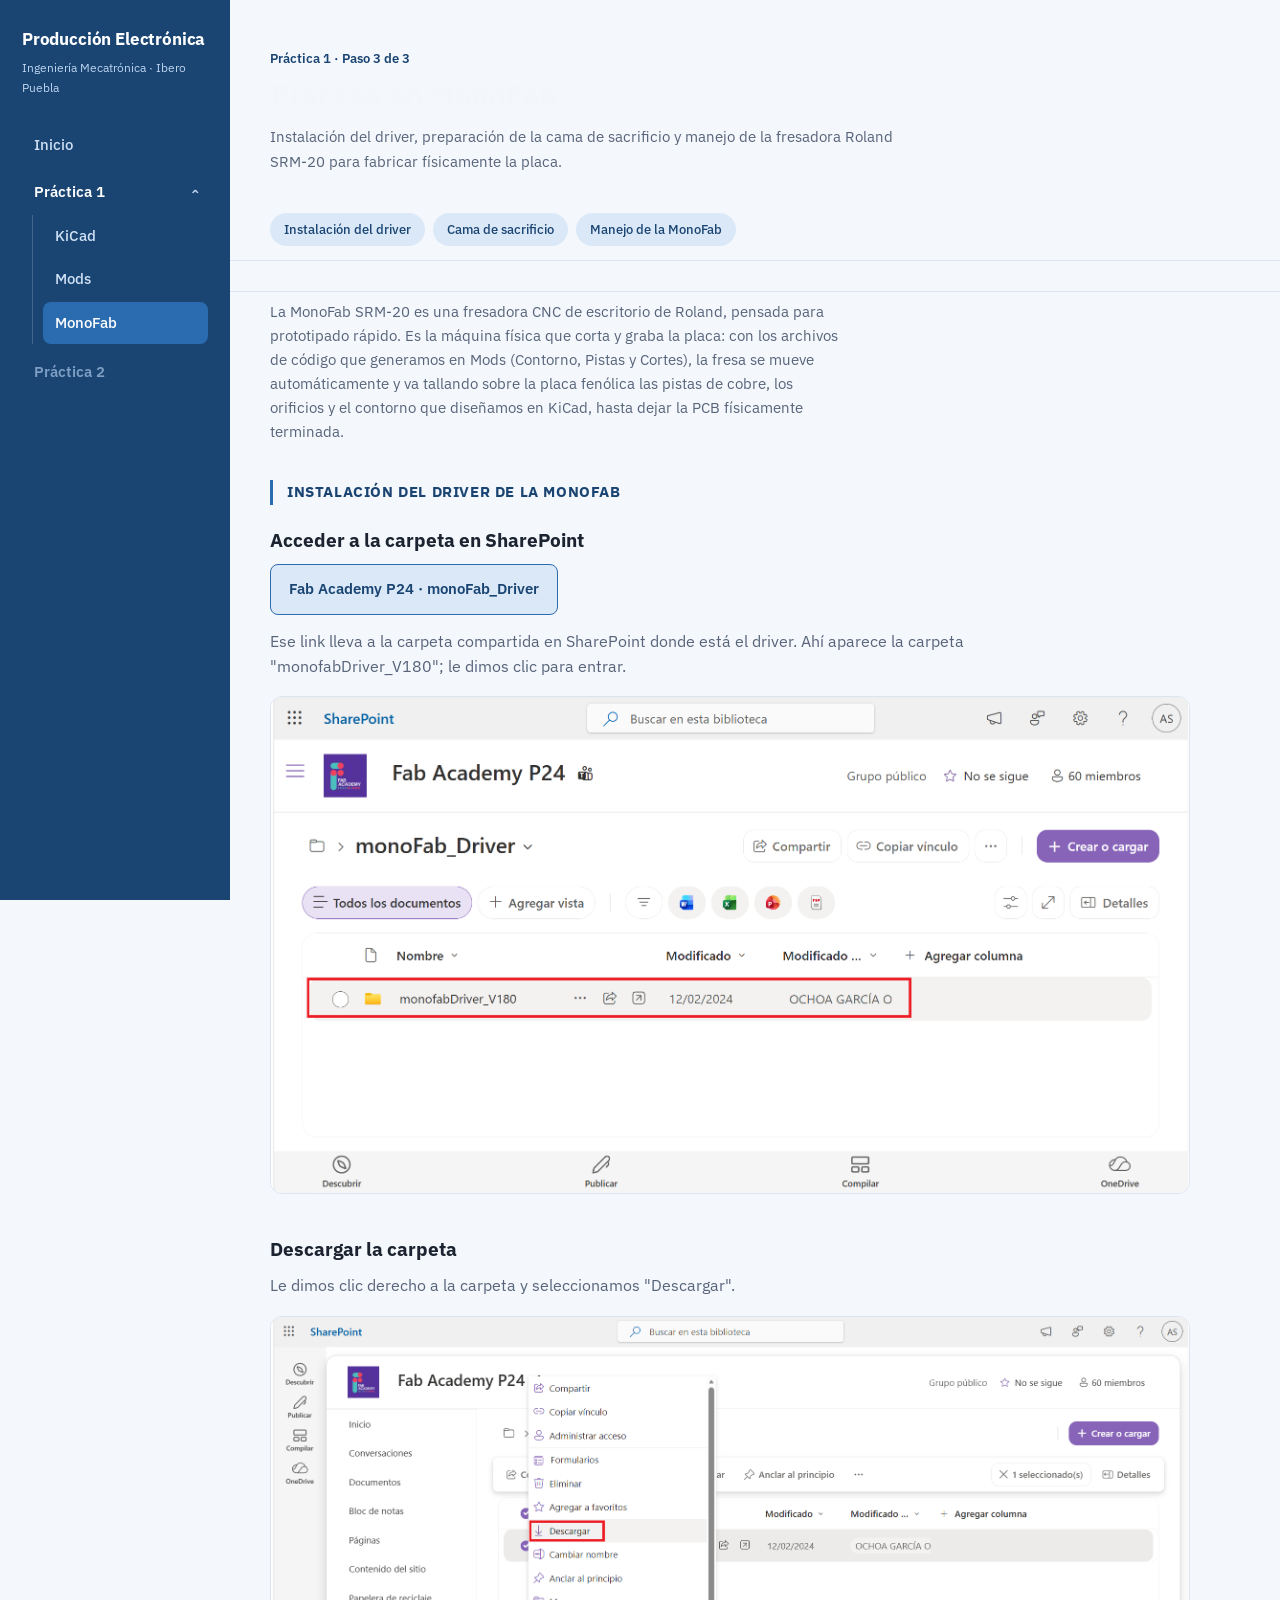
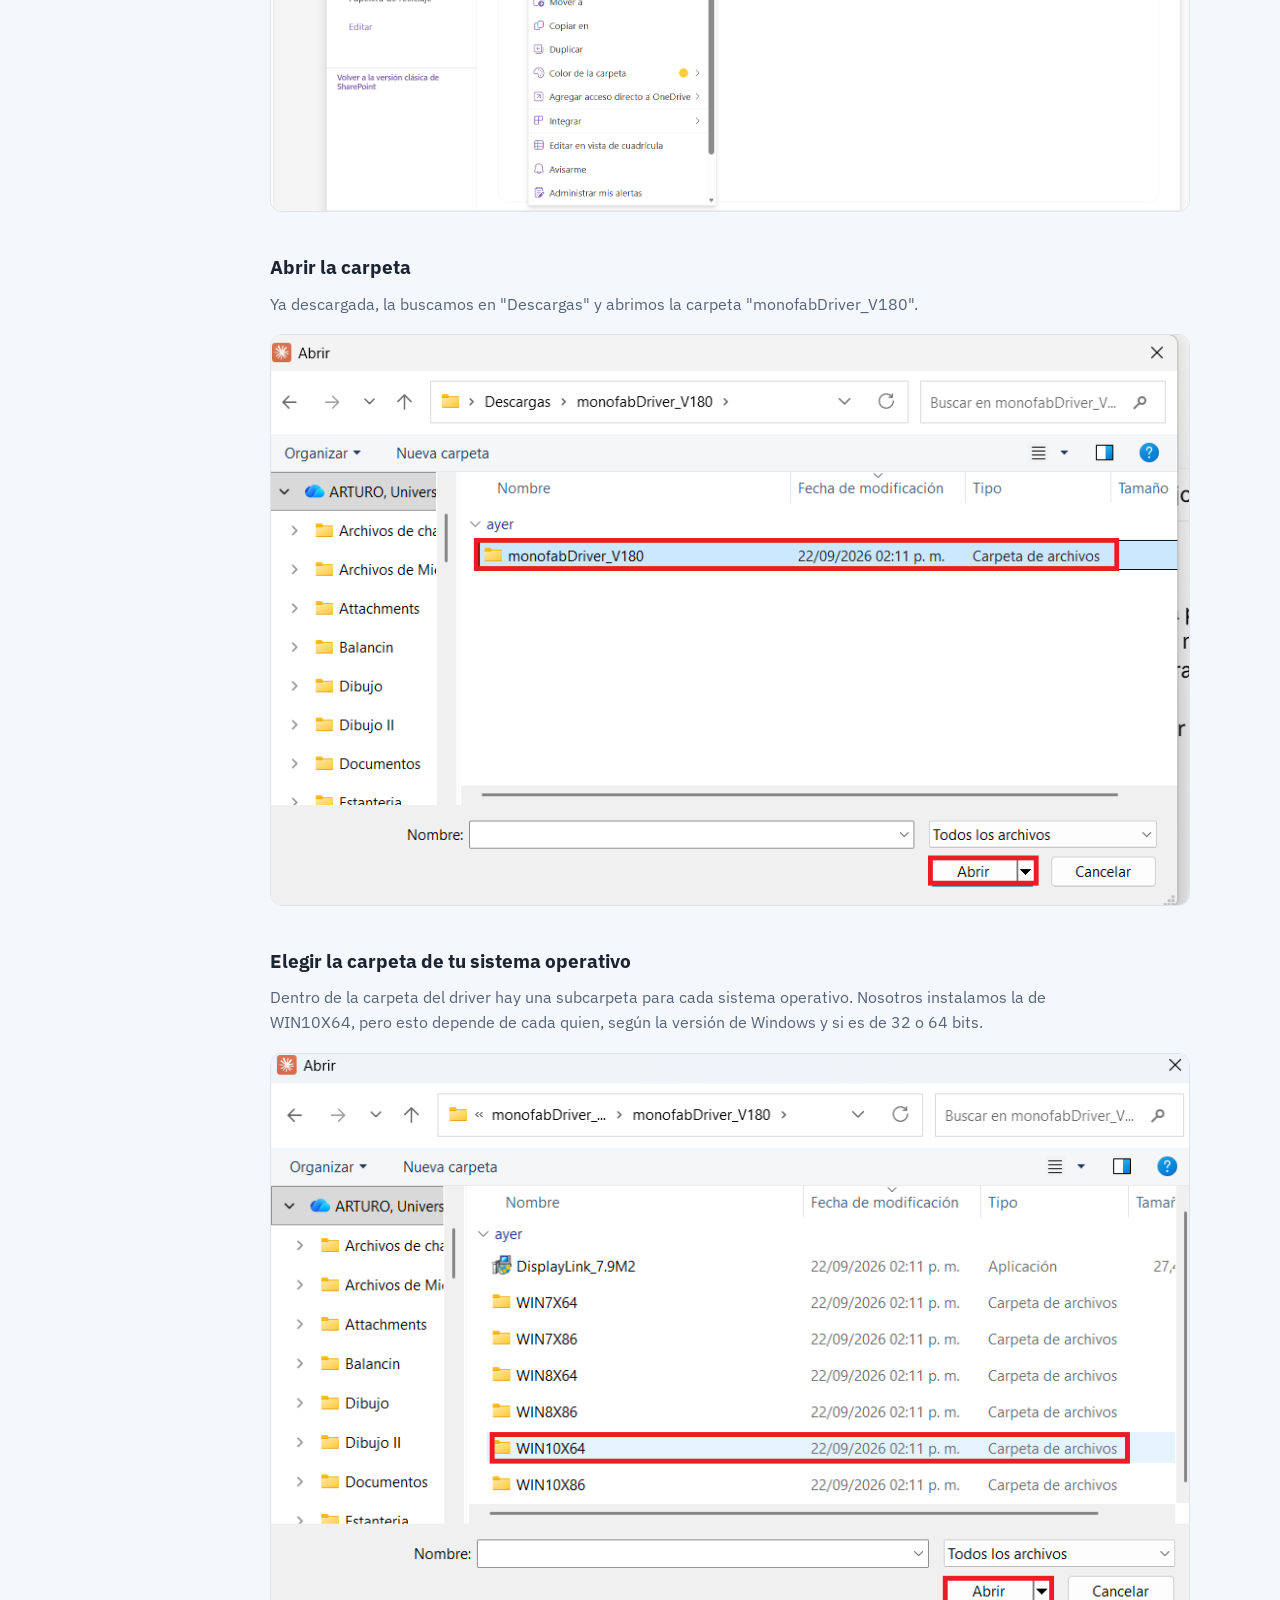
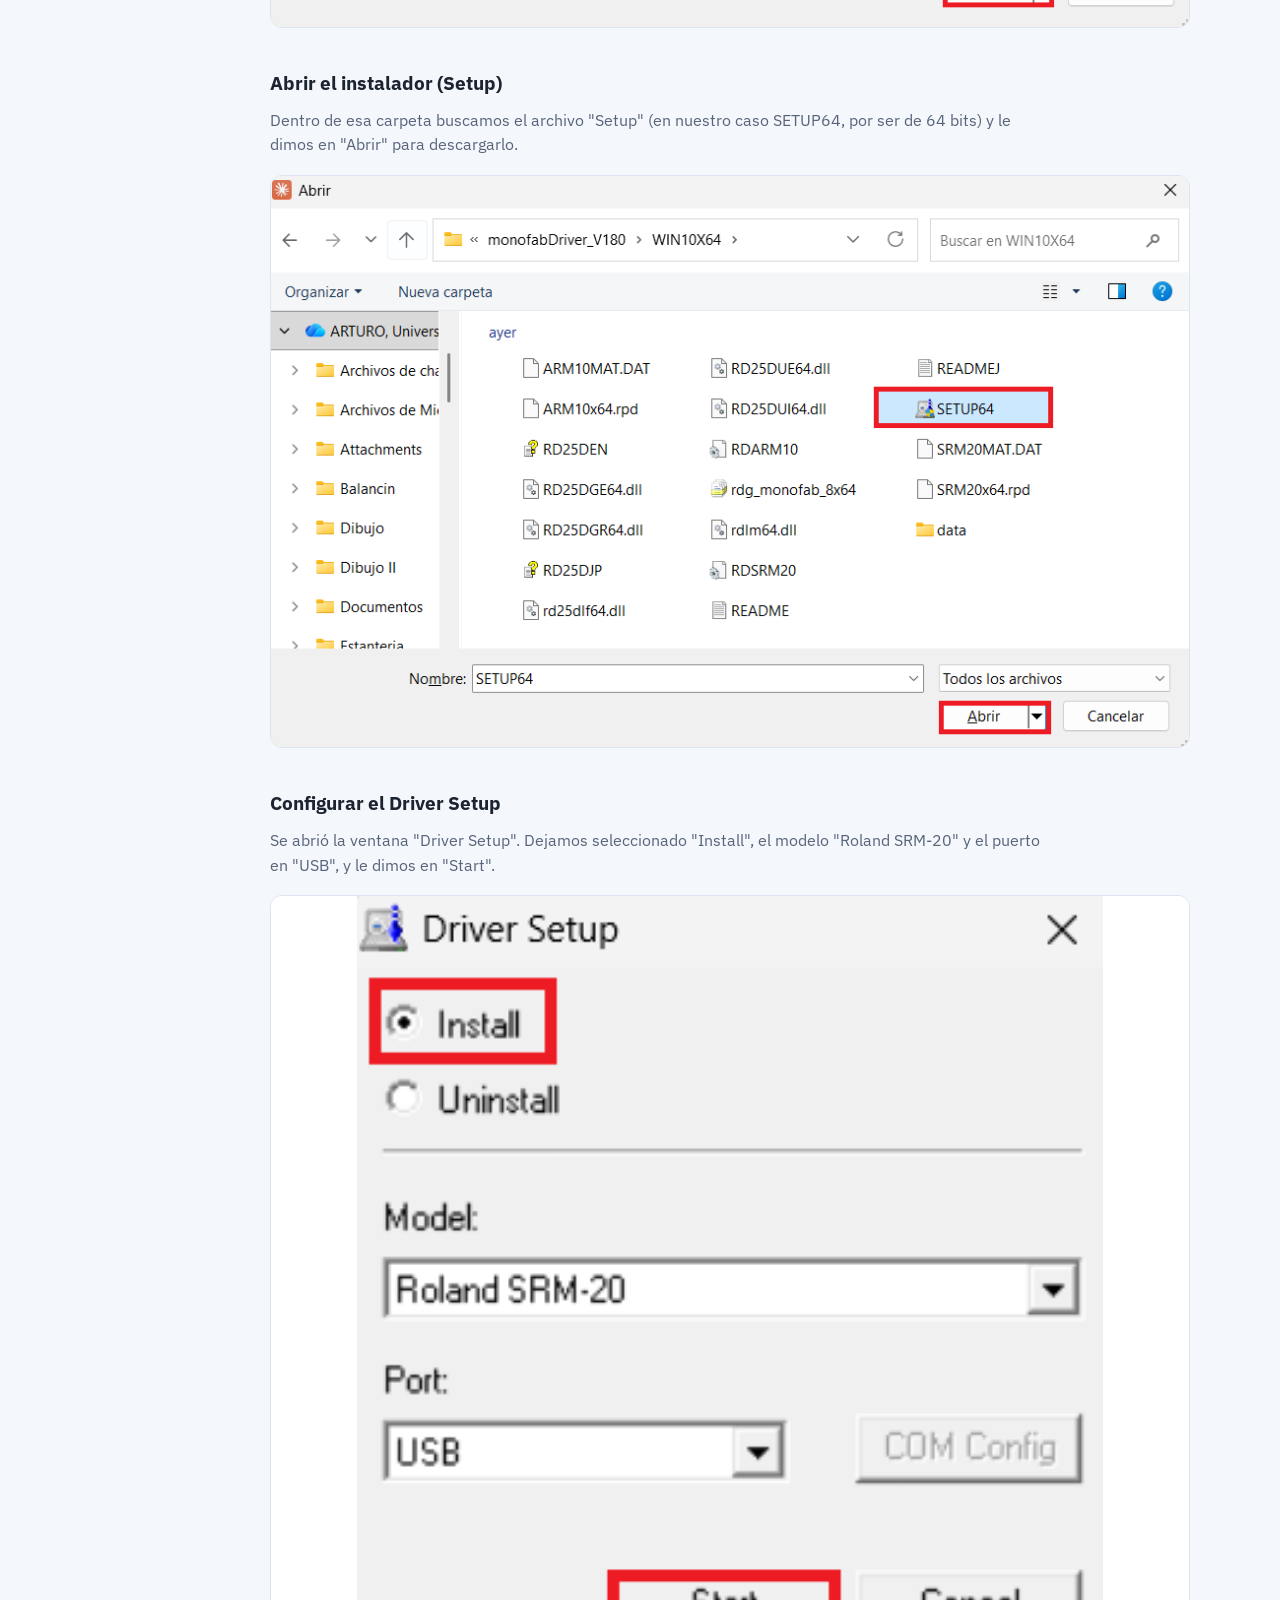
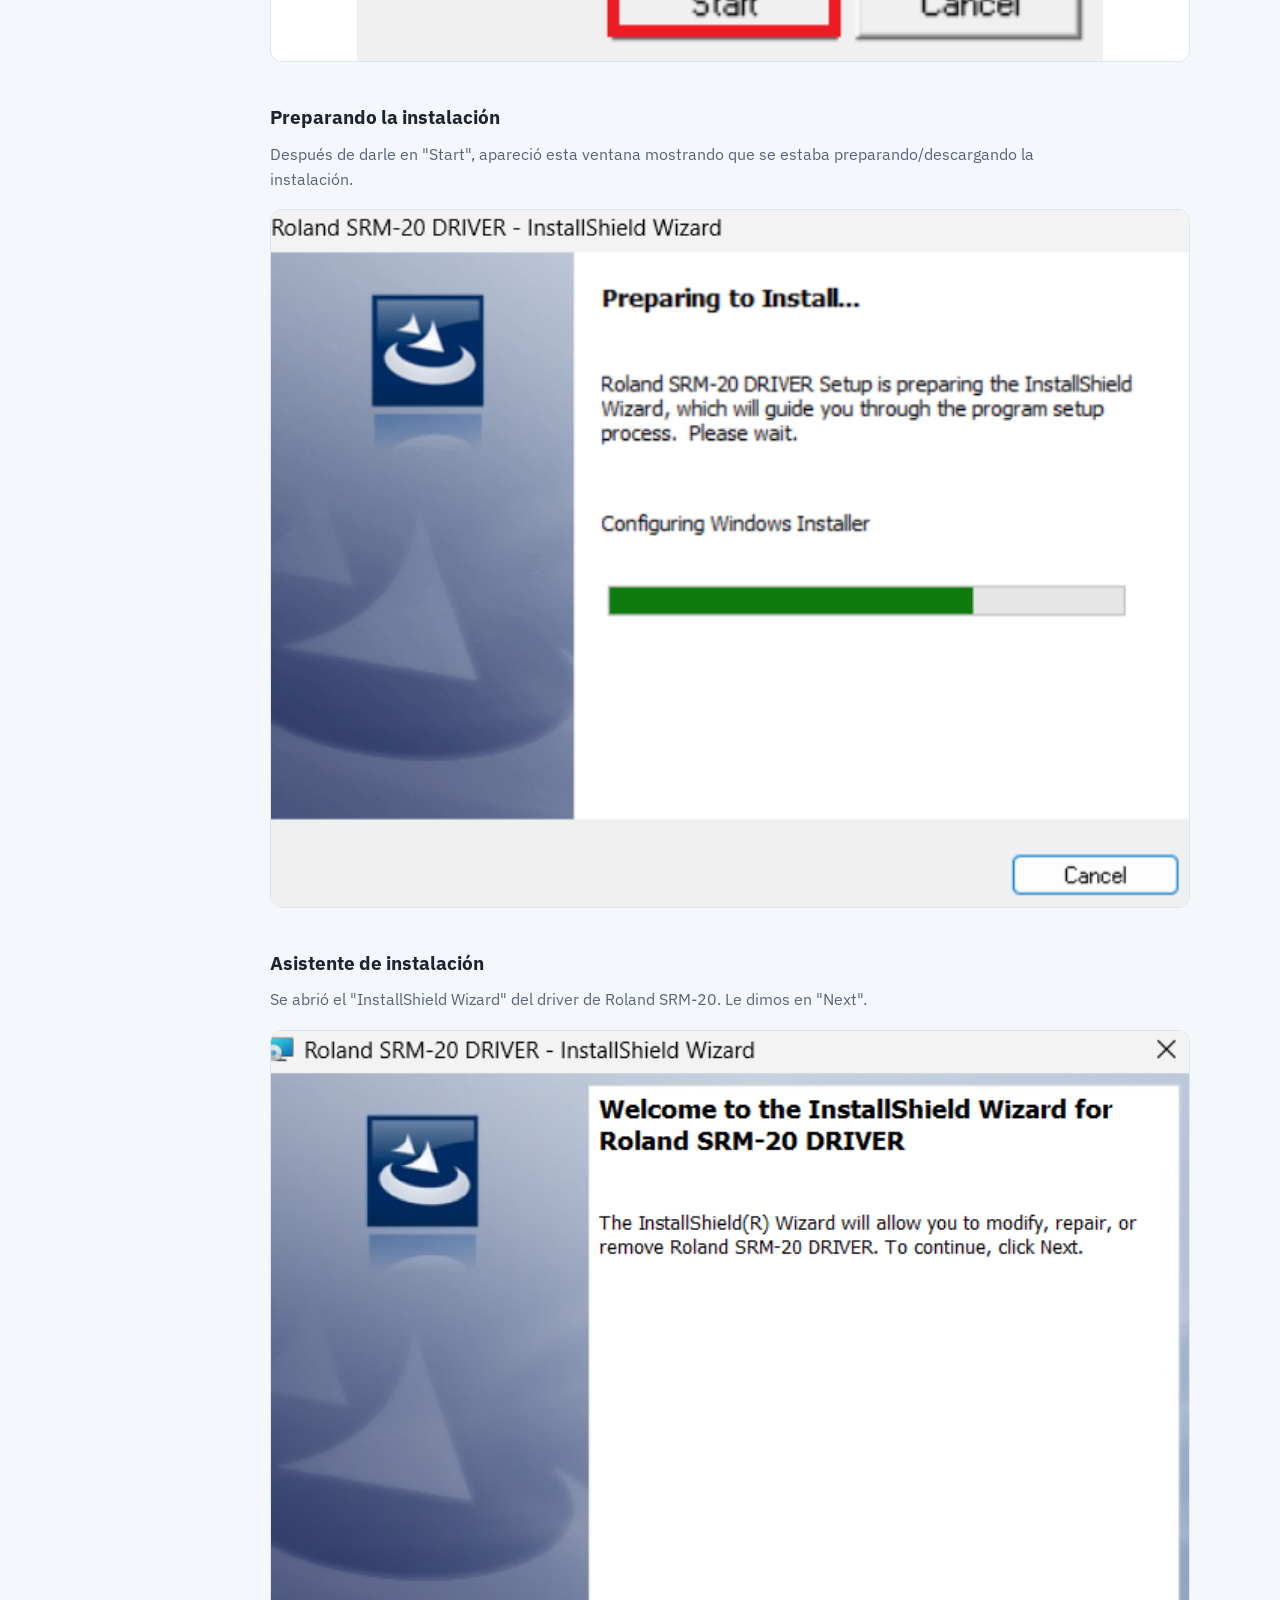
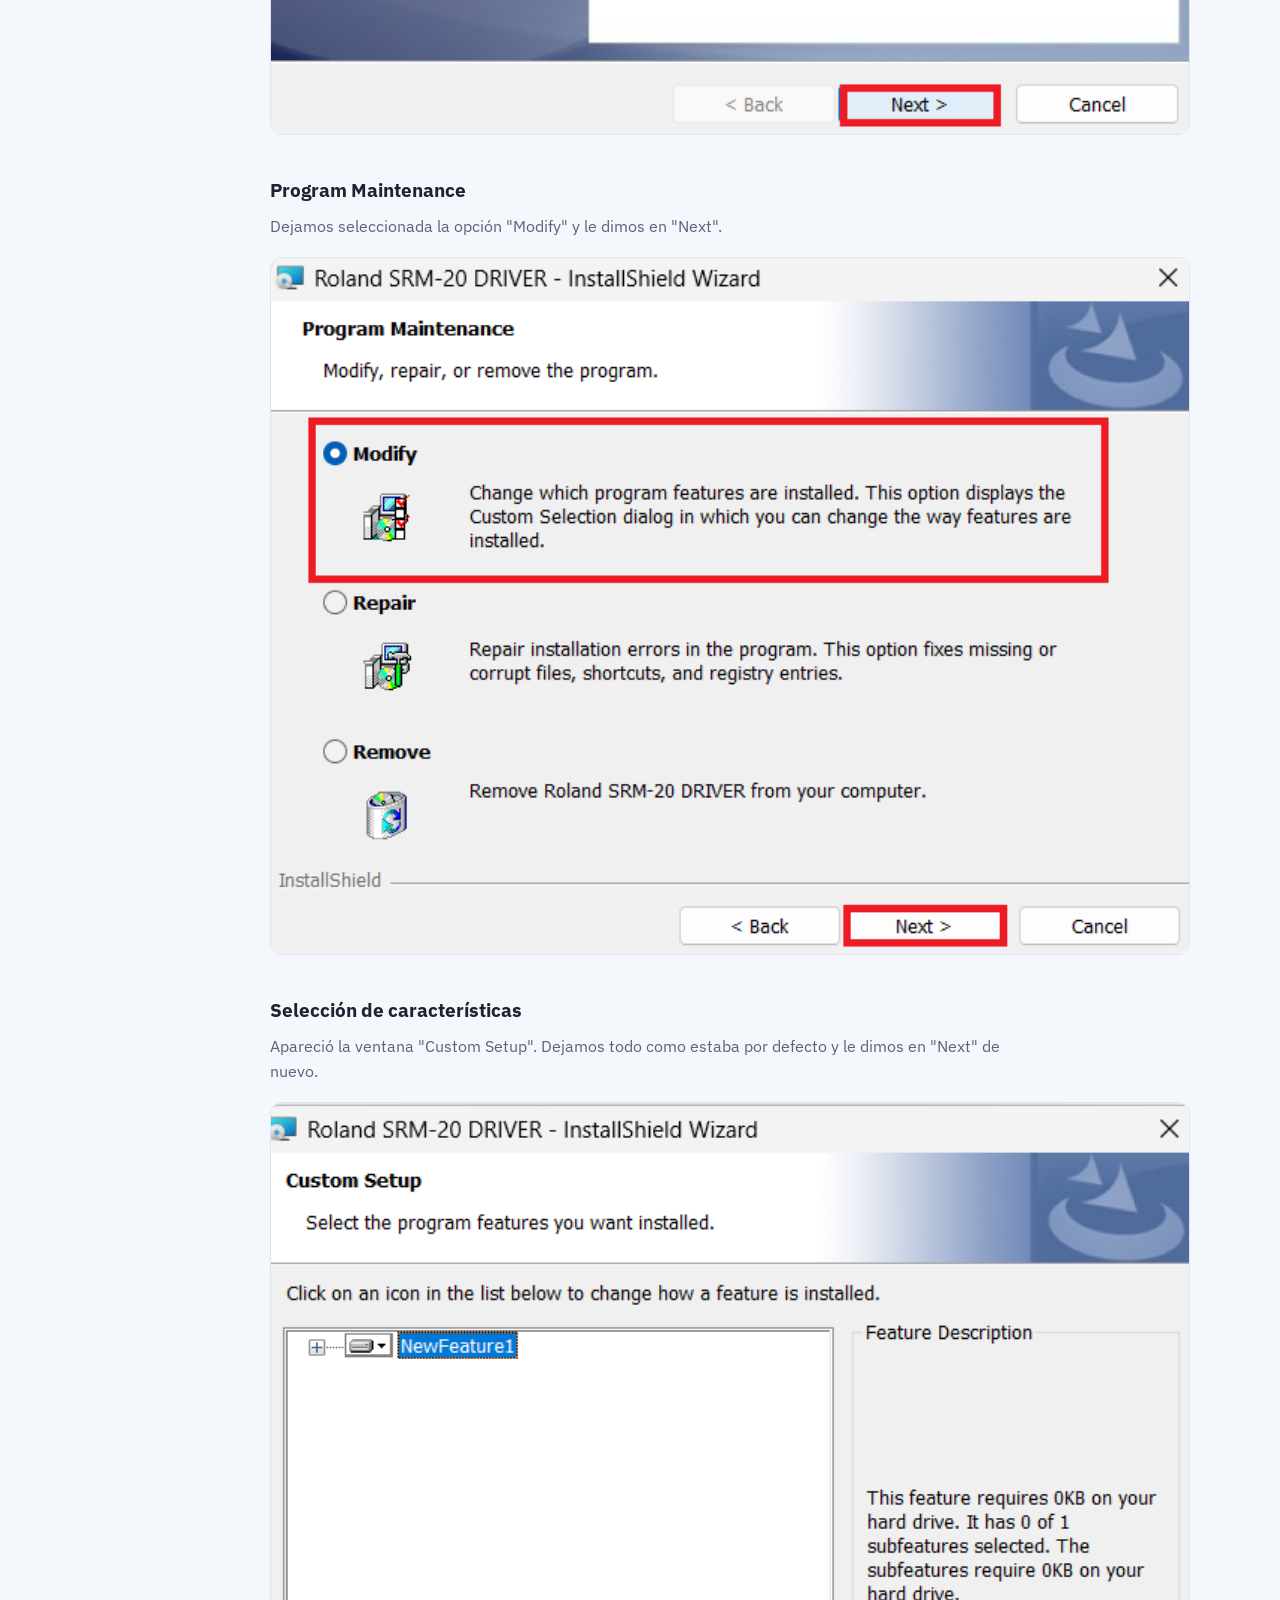
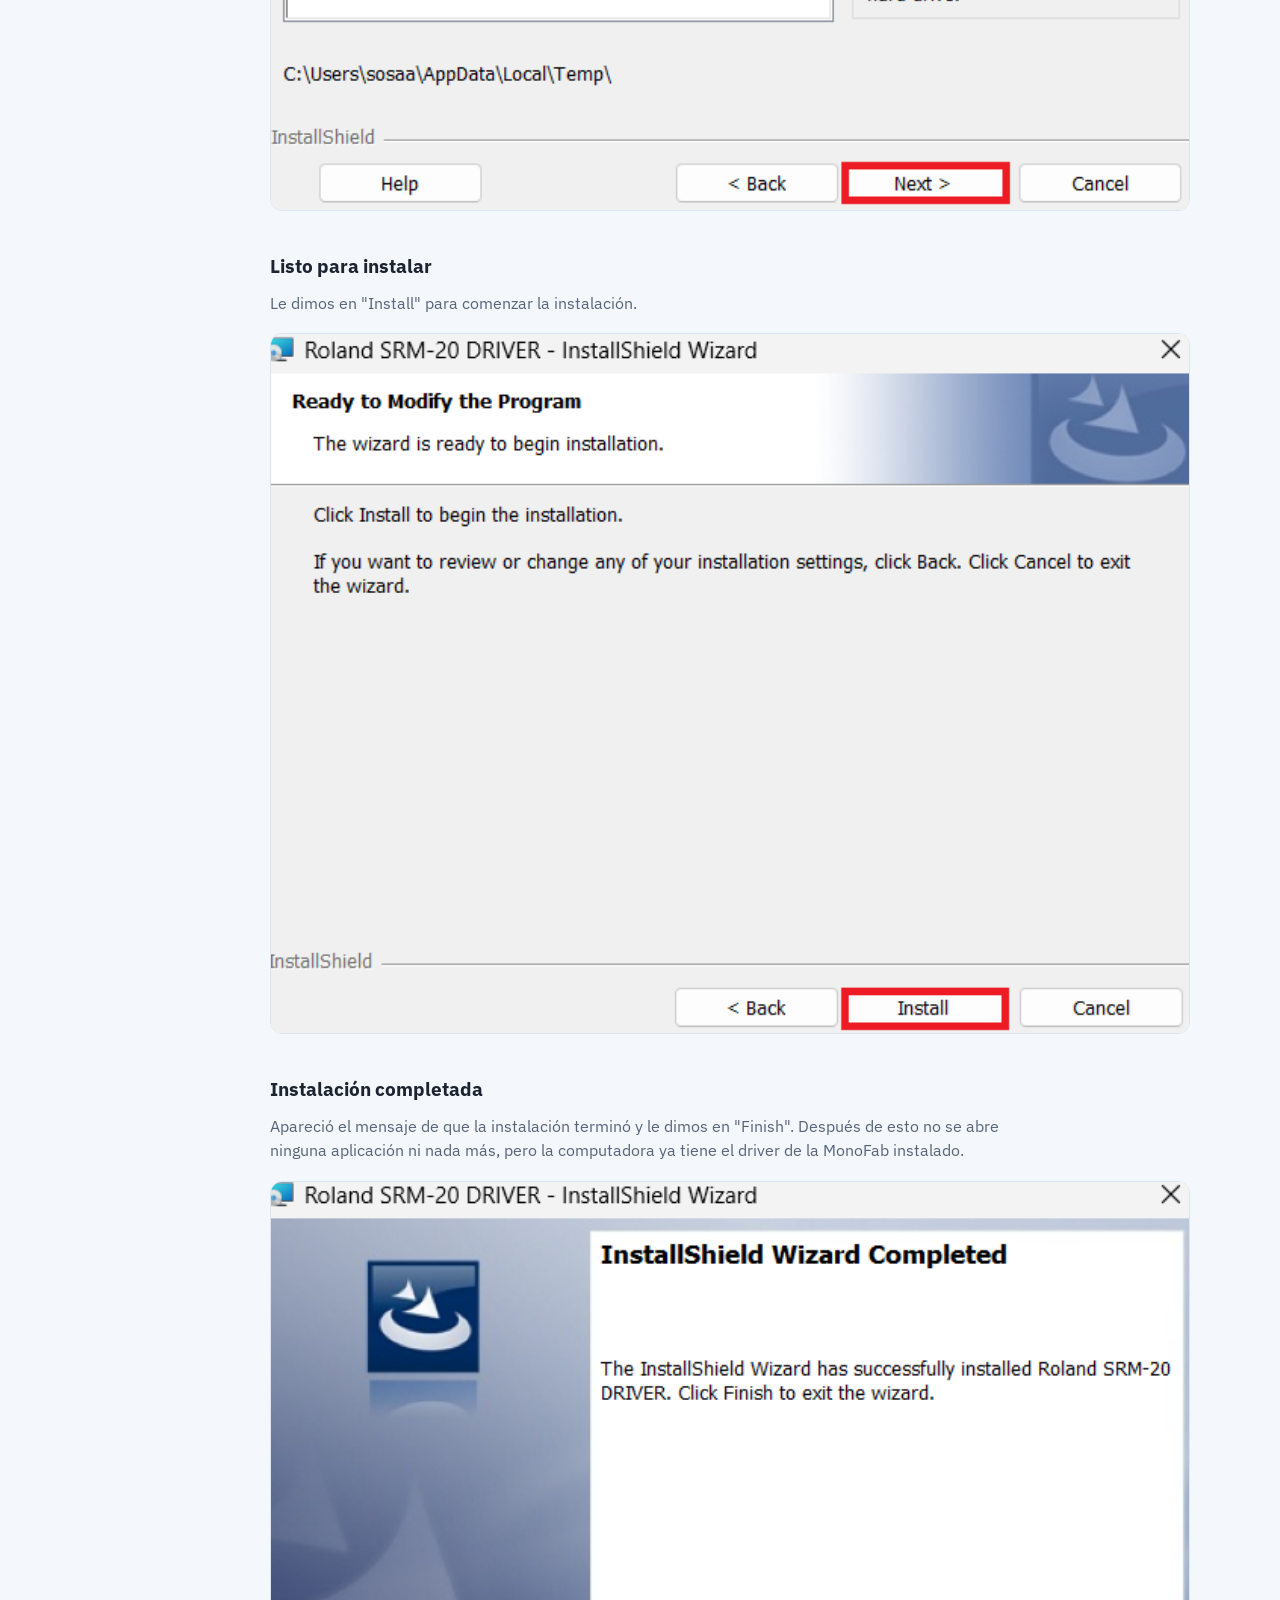
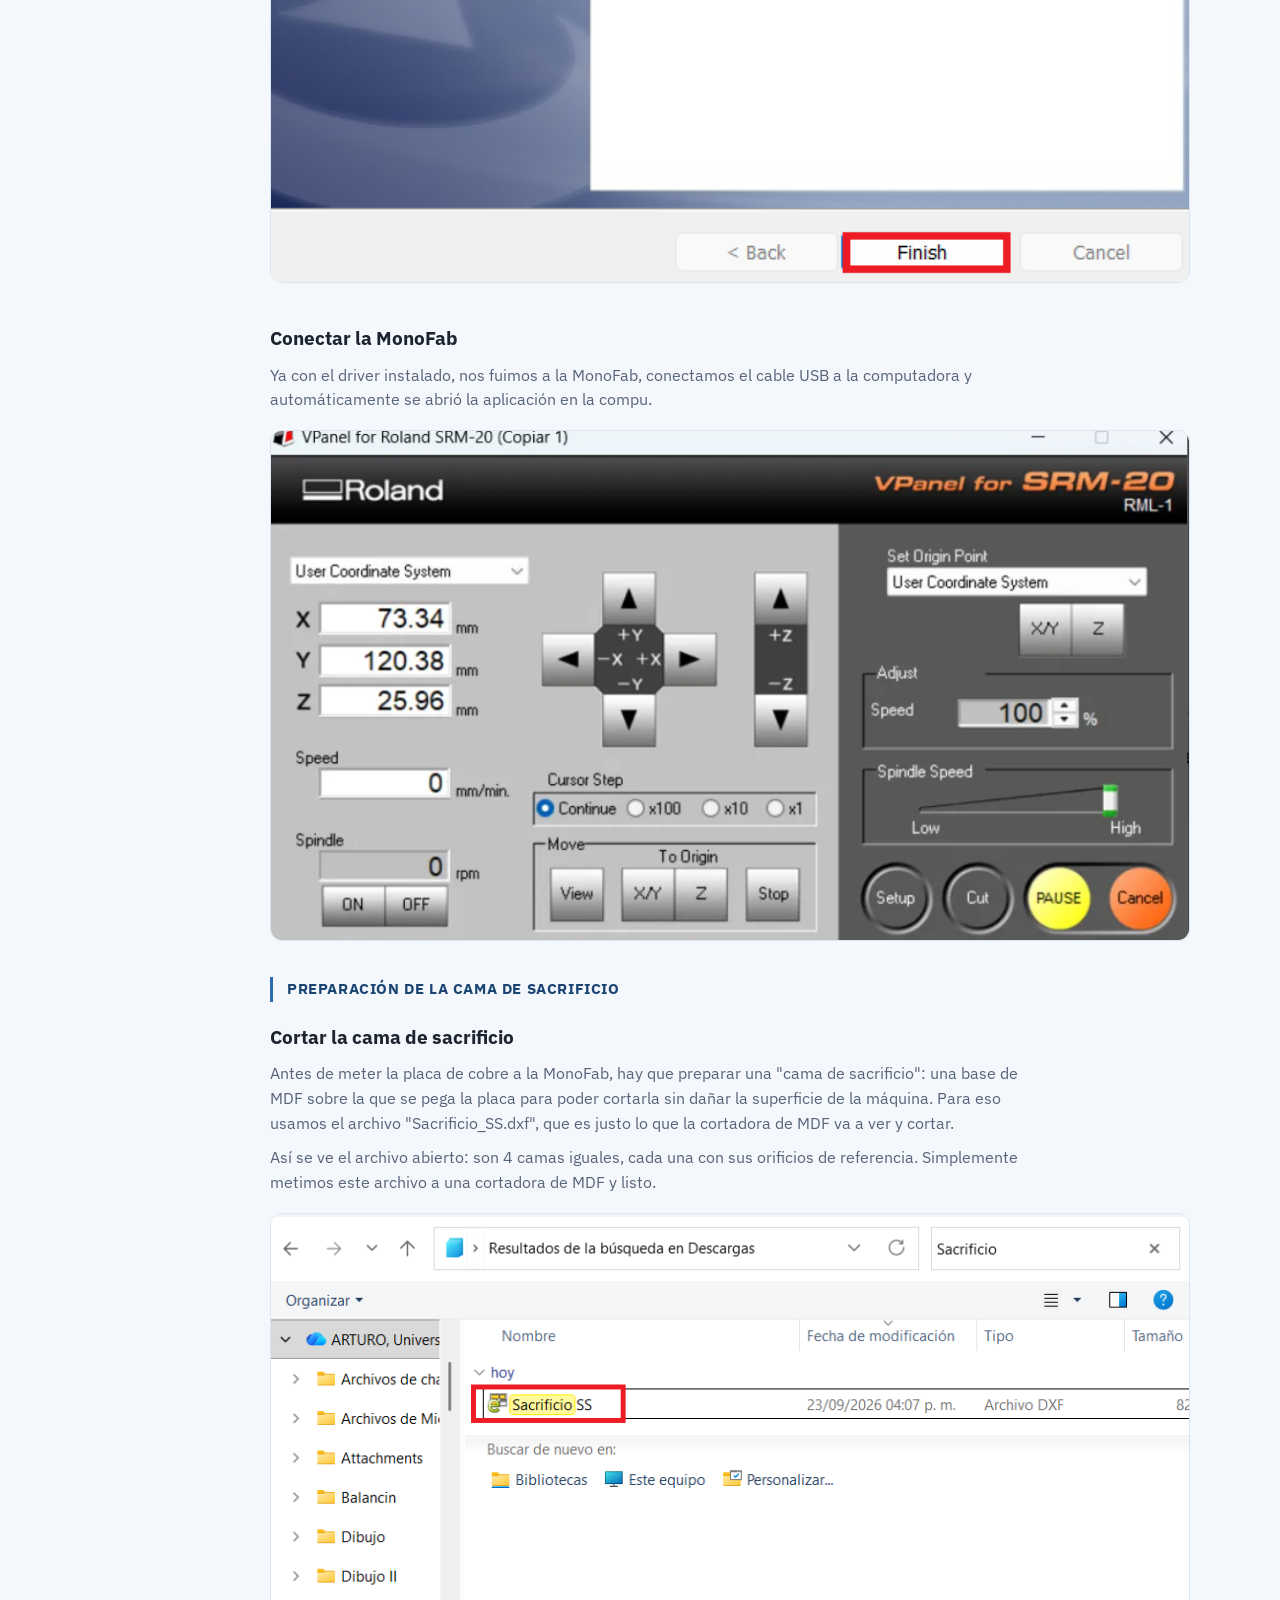
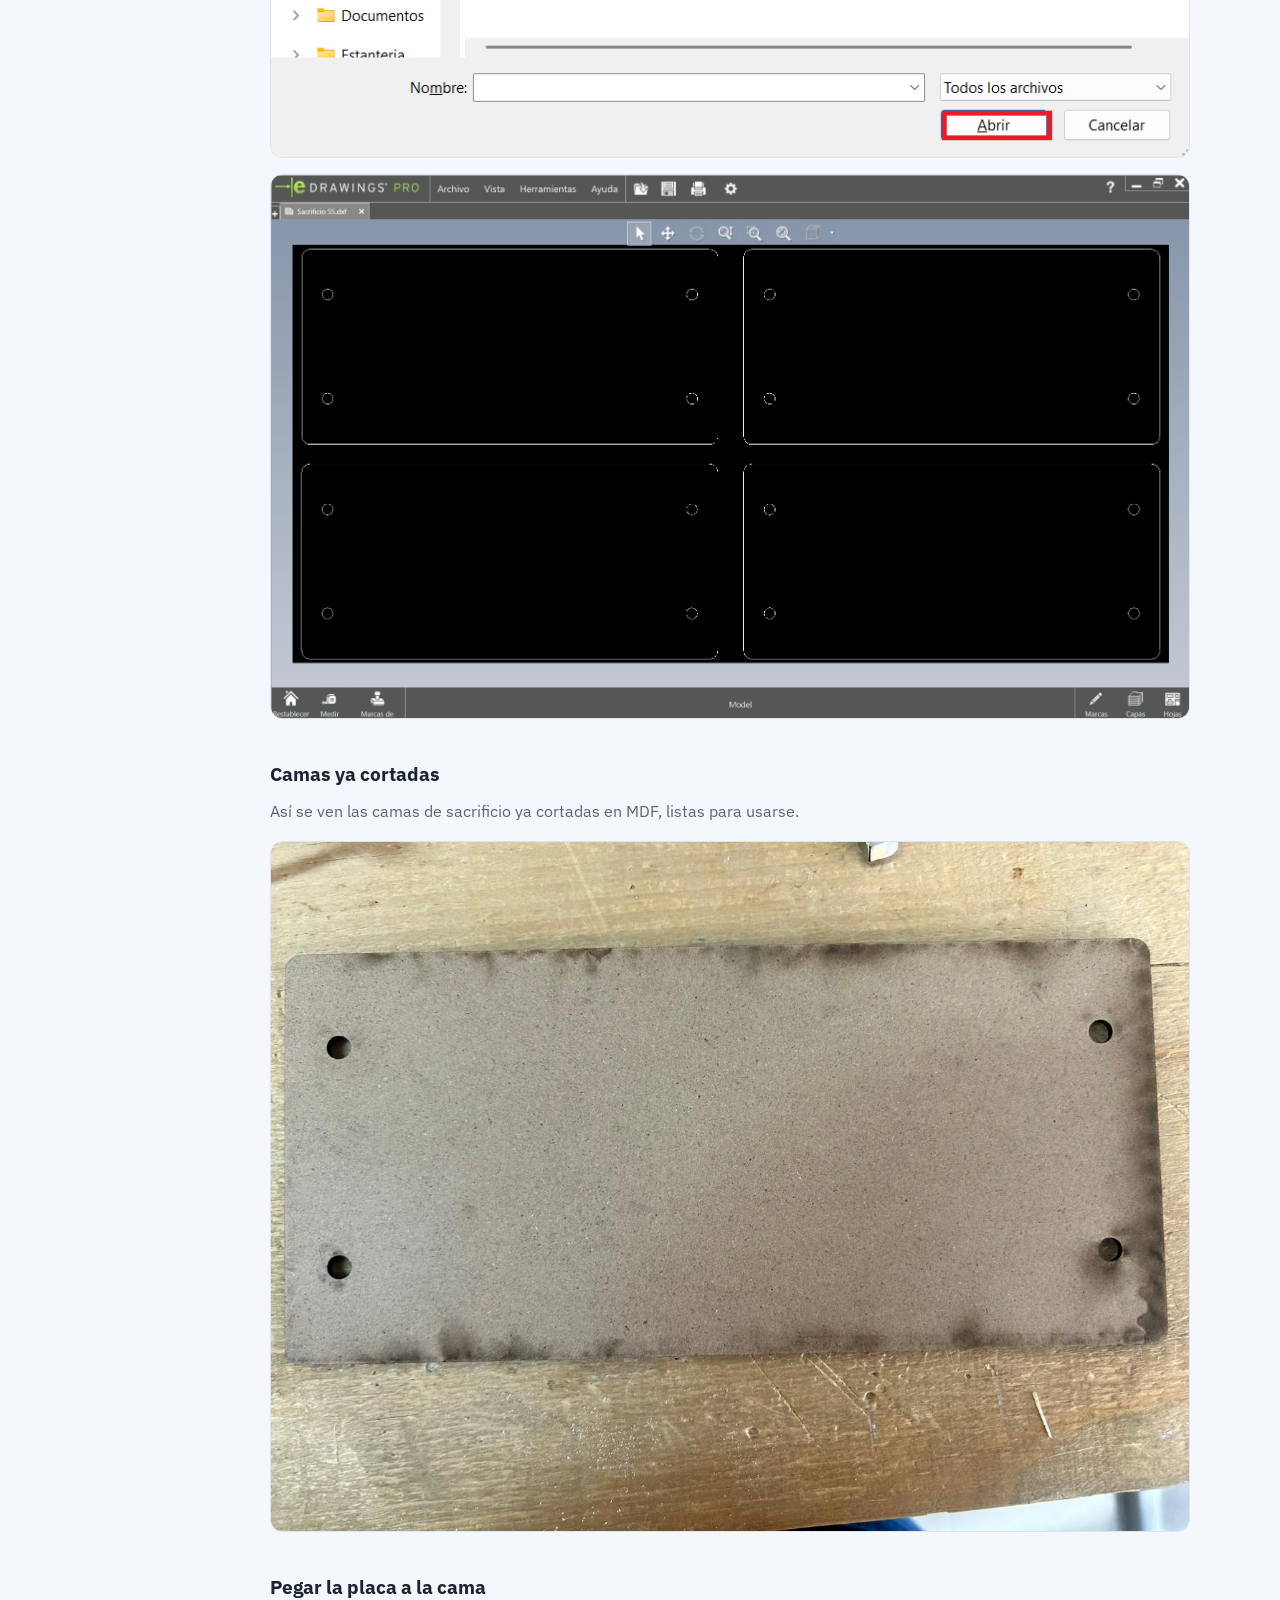
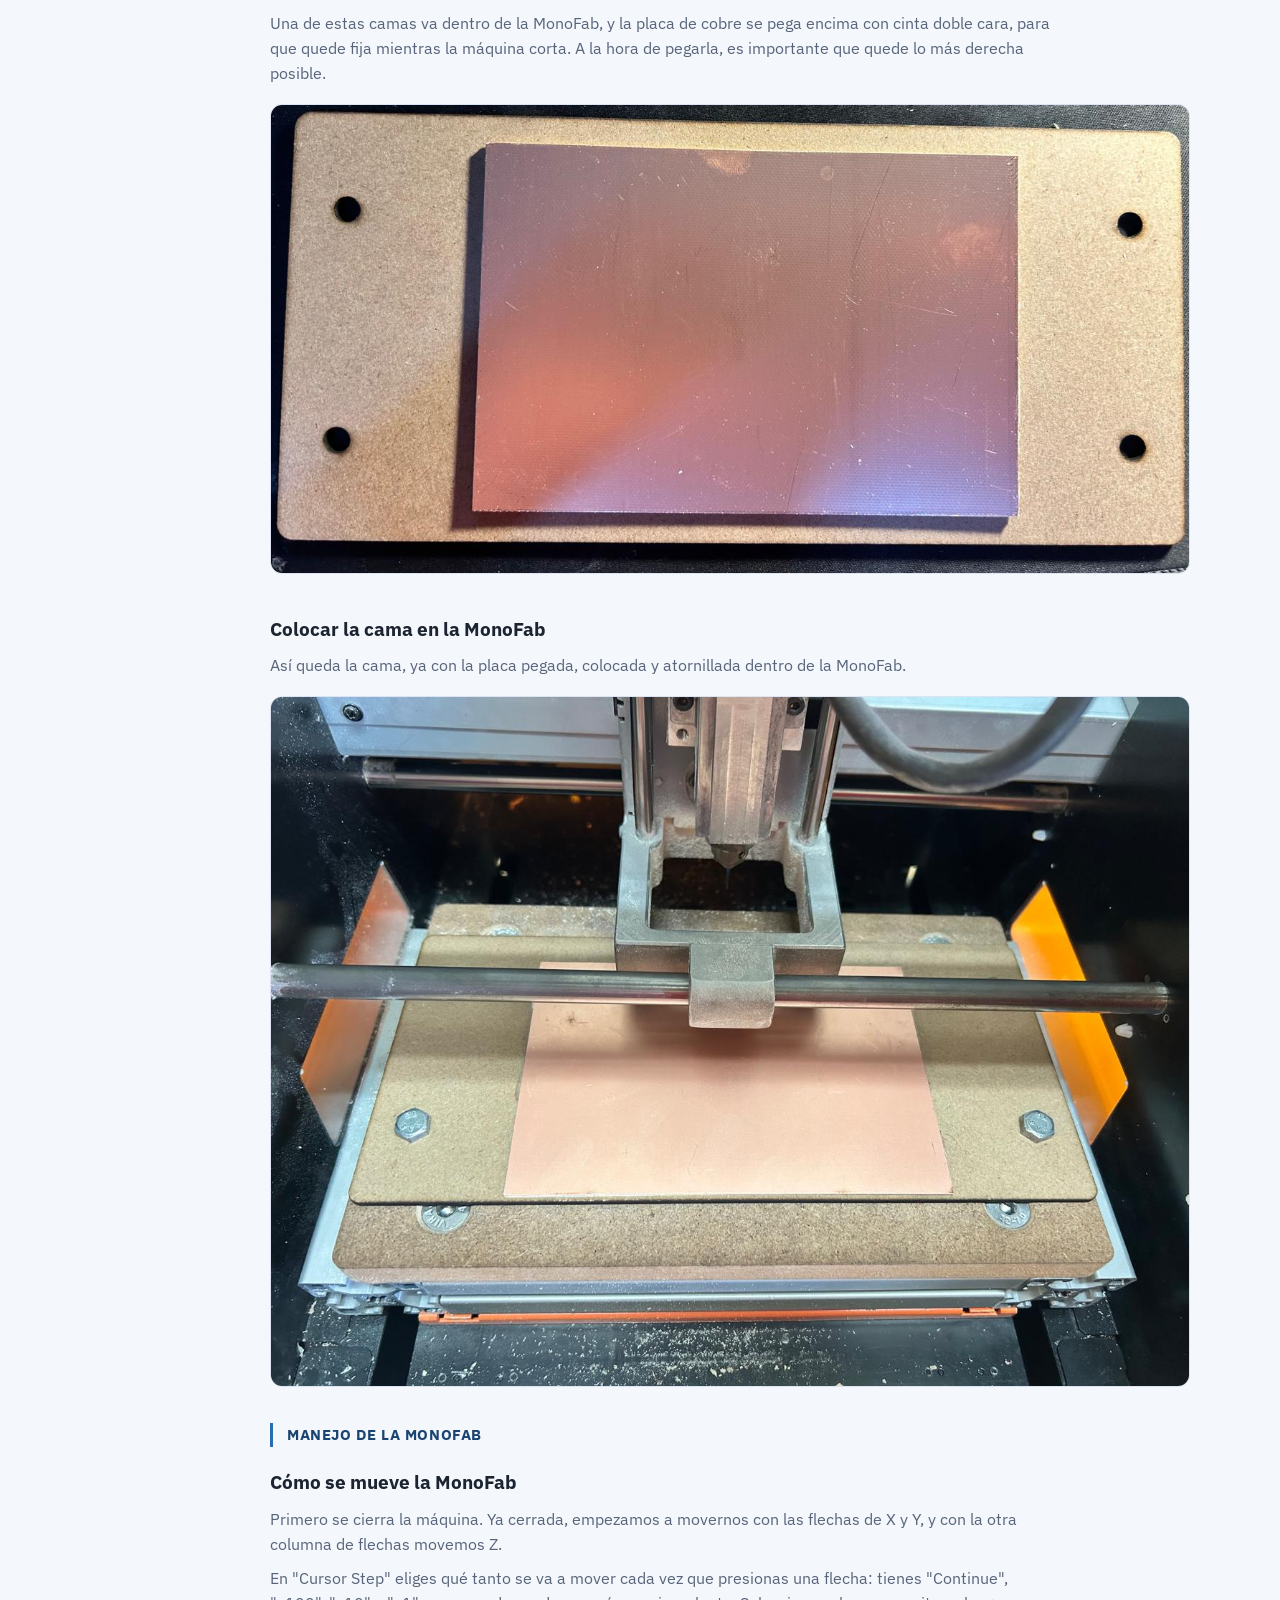
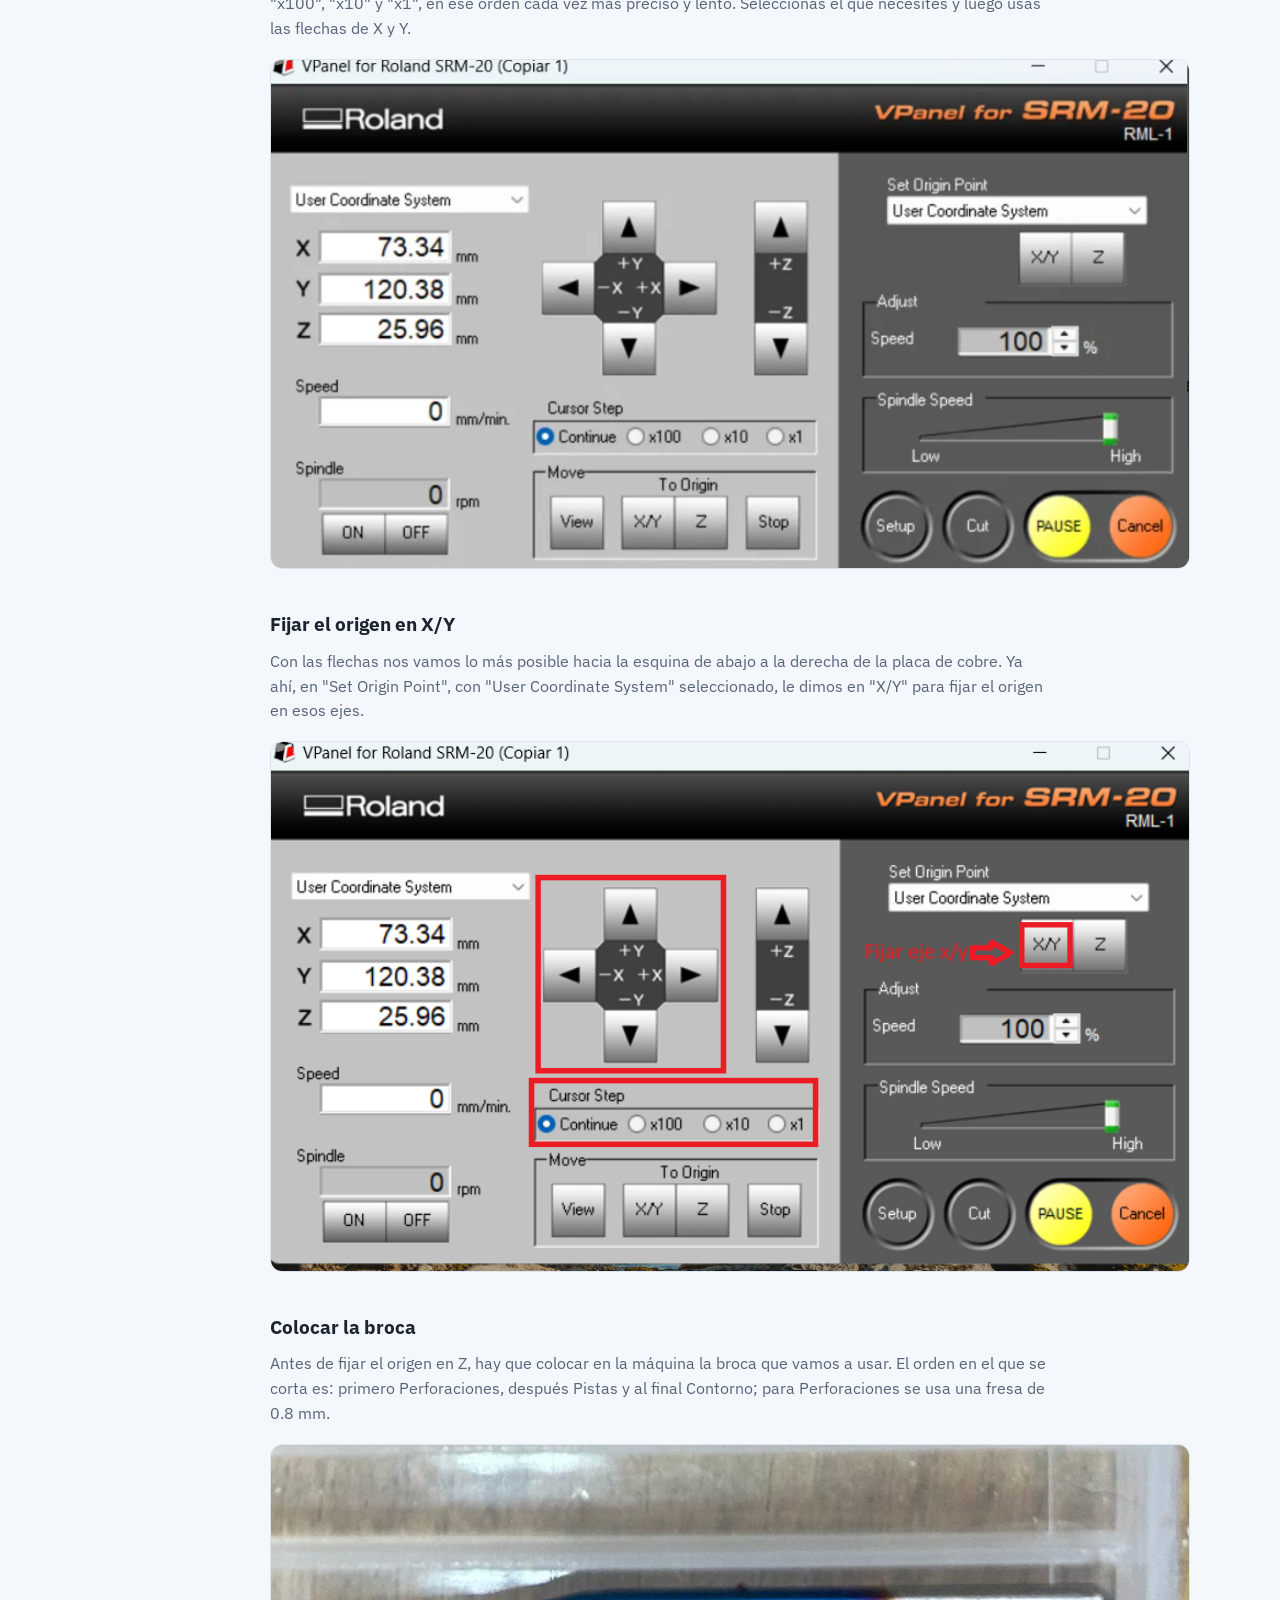
<file: monofab.html>
<!DOCTYPE html>
<html lang="es">
<head>
<meta charset="UTF-8">
<meta name="viewport" content="width=device-width, initial-scale=1.0">
<title>Proceso en MonoFab — Producción Electrónica</title>
<link rel="preconnect" href="https://fonts.googleapis.com">
<link rel="preconnect" href="https://fonts.gstatic.com" crossorigin>
<link href="https://fonts.googleapis.com/css2?family=IBM+Plex+Sans:wght@400;500;600;700&display=swap" rel="stylesheet">
<link rel="stylesheet" href="styles.css">
</head>
<body>

<div class="site-shell">
  <aside class="sidebar">
    <a href="index.html" class="brand">Producción Electrónica</a>
    <span class="brand-sub">Ingeniería Mecatrónica · Ibero Puebla</span>
    <nav>
      <a href="index.html">Inicio</a>
      <details class="sidebar-group" open>
        <summary>Práctica 1</summary>
        <div class="sidebar-subnav">
          <a href="kicad.html">KiCad</a>
          <a href="mods.html">Mods</a>
          <a href="monofab.html" class="active">MonoFab</a>
        </div>
      </details>
      <div class="sidebar-group-disabled">Práctica 2</div>
    </nav>
  </aside>

  <div class="site-main">

<div class="tool-page-header">
  <div class="kicker">Práctica 1 · Paso 3 de 3</div>
  <h1>Proceso en MonoFab</h1>
  <p>Instalación del driver, preparación de la cama de sacrificio y manejo de la fresadora Roland SRM-20 para fabricar físicamente la placa.</p>
  <div class="page-toc">
    <a href="#grp-monofab-driver">Instalación del driver</a>
    <a href="#grp-monofab-cama-sacrificio">Cama de sacrificio</a>
    <a href="#grp-monofab-manejo">Manejo de la MonoFab</a>
  </div>
</div>

<div class="tool-page-body">

          <p class="stage-intro">La MonoFab SRM-20 es una fresadora CNC de escritorio de Roland, pensada para prototipado rápido. Es la máquina física que corta y graba la placa: con los archivos de código que generamos en Mods (Contorno, Pistas y Cortes), la fresa se mueve automáticamente y va tallando sobre la placa fenólica las pistas de cobre, los orificios y el contorno que diseñamos en KiCad, hasta dejar la PCB físicamente terminada.</p>

          <h5 class="step-group-title" id="grp-monofab-driver">Instalación del driver de la MonoFab</h5>
          <ul class="step-list">
            <li id="step-monofab-acceder-a-la-carpeta-en-sharepoint">
              <div class="step-thumb has-img"><a href="images/monofab-sharepoint-carpeta.png" target="_blank"><img src="images/monofab-sharepoint-carpeta.png" alt="Carpeta monoFab_Driver en SharePoint, dentro del sitio de Fab Academy P24"></a></div>
              <div class="step-text">
                <strong>Acceder a la carpeta en SharePoint</strong>
                <a class="step-link-callout" href="https://iberopuebla.sharepoint.com/sites/FabAcademyP24108/Documentos%20compartidos/Forms/AllItems.aspx?id=%2Fsites%2FFabAcademyP24108%2FDocumentos%20compartidos%2FGeneral%2FmonoFab%5FDriver&p=true&ga=1" target="_blank">Fab Academy P24 · monoFab_Driver</a>
                <span>Ese link lleva a la carpeta compartida en SharePoint donde está el driver. Ahí aparece la carpeta "monofabDriver_V180"; le dimos clic para entrar.</span>
              </div>
            </li>
            <li id="step-monofab-descargar-la-carpeta">
              <div class="step-thumb has-img"><a href="images/monofab-sharepoint-descargar.png" target="_blank"><img src="images/monofab-sharepoint-descargar.png" alt="Menú de opciones en SharePoint con la opción Descargar resaltada"></a></div>
              <div class="step-text">
                <strong>Descargar la carpeta</strong>
                <span>Le dimos clic derecho a la carpeta y seleccionamos "Descargar".</span>
              </div>
            </li>
            <li id="step-monofab-abrir-la-carpeta">
              <div class="step-thumb has-img"><a href="images/monofab-carpeta-driver.png" target="_blank"><img src="images/monofab-carpeta-driver.png" alt="Ventana Abrir con la carpeta monofabDriver_V180 dentro de Descargas"></a></div>
              <div class="step-text">
                <strong>Abrir la carpeta</strong>
                <span>Ya descargada, la buscamos en "Descargas" y abrimos la carpeta "monofabDriver_V180".</span>
              </div>
            </li>
            <li id="step-monofab-elegir-la-carpeta-del-sistema-operativo">
              <div class="step-thumb has-img"><a href="images/monofab-carpeta-sistema-operativo.png" target="_blank"><img src="images/monofab-carpeta-sistema-operativo.png" alt="Carpetas del driver según el sistema operativo: WIN7X64, WIN7X86, WIN8X64, WIN8X86, WIN10X64, WIN10X86"></a></div>
              <div class="step-text">
                <strong>Elegir la carpeta de tu sistema operativo</strong>
                <span>Dentro de la carpeta del driver hay una subcarpeta para cada sistema operativo. Nosotros instalamos la de WIN10X64, pero esto depende de cada quien, según la versión de Windows y si es de 32 o 64 bits.</span>
              </div>
            </li>
            <li id="step-monofab-abrir-setup">
              <div class="step-thumb has-img"><a href="images/monofab-setup64.png" target="_blank"><img src="images/monofab-setup64.png" alt="Contenido de la carpeta WIN10X64 con el archivo SETUP64 seleccionado"></a></div>
              <div class="step-text">
                <strong>Abrir el instalador (Setup)</strong>
                <span>Dentro de esa carpeta buscamos el archivo "Setup" (en nuestro caso SETUP64, por ser de 64 bits) y le dimos en "Abrir" para descargarlo.</span>
              </div>
            </li>
            <li id="step-monofab-driver-setup-install">
              <div class="step-thumb has-img"><a href="images/monofab-driver-setup-install.png" target="_blank"><img src="images/monofab-driver-setup-install.png" alt="Ventana Driver Setup con Install seleccionado, modelo Roland SRM-20 y puerto USB"></a></div>
              <div class="step-text">
                <strong>Configurar el Driver Setup</strong>
                <span>Se abrió la ventana "Driver Setup". Dejamos seleccionado "Install", el modelo "Roland SRM-20" y el puerto en "USB", y le dimos en "Start".</span>
              </div>
            </li>
            <li id="step-monofab-preparando-instalacion">
              <div class="step-thumb has-img"><a href="images/monofab-preparando-instalacion.png" target="_blank"><img src="images/monofab-preparando-instalacion.png" alt="Ventana Preparing to Install descargando la instalación"></a></div>
              <div class="step-text">
                <strong>Preparando la instalación</strong>
                <span>Después de darle en "Start", apareció esta ventana mostrando que se estaba preparando/descargando la instalación.</span>
              </div>
            </li>
            <li id="step-monofab-wizard-welcome">
              <div class="step-thumb has-img"><a href="images/monofab-wizard-welcome.png" target="_blank"><img src="images/monofab-wizard-welcome.png" alt="Asistente InstallShield Wizard, pantalla de bienvenida"></a></div>
              <div class="step-text">
                <strong>Asistente de instalación</strong>
                <span>Se abrió el "InstallShield Wizard" del driver de Roland SRM-20. Le dimos en "Next".</span>
              </div>
            </li>
            <li id="step-monofab-wizard-modify">
              <div class="step-thumb has-img"><a href="images/monofab-wizard-modify.png" target="_blank"><img src="images/monofab-wizard-modify.png" alt="Program Maintenance con la opción Modify seleccionada"></a></div>
              <div class="step-text">
                <strong>Program Maintenance</strong>
                <span>Dejamos seleccionada la opción "Modify" y le dimos en "Next".</span>
              </div>
            </li>
            <li id="step-monofab-wizard-custom-setup">
              <div class="step-thumb has-img"><a href="images/monofab-wizard-custom-setup.png" target="_blank"><img src="images/monofab-wizard-custom-setup.png" alt="Custom Setup con las características del programa a instalar"></a></div>
              <div class="step-text">
                <strong>Selección de características</strong>
                <span>Apareció la ventana "Custom Setup". Dejamos todo como estaba por defecto y le dimos en "Next" de nuevo.</span>
              </div>
            </li>
            <li id="step-monofab-wizard-ready-install">
              <div class="step-thumb has-img"><a href="images/monofab-wizard-ready-install.png" target="_blank"><img src="images/monofab-wizard-ready-install.png" alt="Ready to Modify the Program con el botón Install"></a></div>
              <div class="step-text">
                <strong>Listo para instalar</strong>
                <span>Le dimos en "Install" para comenzar la instalación.</span>
              </div>
            </li>
            <li id="step-monofab-wizard-completado">
              <div class="step-thumb has-img"><a href="images/monofab-wizard-completado.png" target="_blank"><img src="images/monofab-wizard-completado.png" alt="InstallShield Wizard Completed, instalación terminada"></a></div>
              <div class="step-text">
                <strong>Instalación completada</strong>
                <span>Apareció el mensaje de que la instalación terminó y le dimos en "Finish". Después de esto no se abre ninguna aplicación ni nada más, pero la computadora ya tiene el driver de la MonoFab instalado.</span>
              </div>
            </li>
            <li id="step-monofab-conectar-la-maquina">
              <div class="step-thumb has-img"><a href="images/monofab-vpanel-srm20.png" target="_blank"><img src="images/monofab-vpanel-srm20.png" alt="VPanel para SRM-20 con los controles de posición X, Y, Z y las flechas de movimiento"></a></div>
              <div class="step-text">
                <strong>Conectar la MonoFab</strong>
                <span>Ya con el driver instalado, nos fuimos a la MonoFab, conectamos el cable USB a la computadora y automáticamente se abrió la aplicación en la compu.</span>
              </div>
            </li>
          </ul>

          <h5 class="step-group-title" id="grp-monofab-cama-sacrificio">Preparación de la cama de sacrificio</h5>
          <ul class="step-list">
            <li id="step-monofab-cortar-la-cama-de-sacrificio" class="pair">
              <div class="step-text">
                <strong>Cortar la cama de sacrificio</strong>
                <span>Antes de meter la placa de cobre a la MonoFab, hay que preparar una "cama de sacrificio": una base de MDF sobre la que se pega la placa para poder cortarla sin dañar la superficie de la máquina. Para eso usamos el archivo "Sacrificio_SS.dxf", que es justo lo que la cortadora de MDF va a ver y cortar.</span>
                <span>Así se ve el archivo abierto: son 4 camas iguales, cada una con sus orificios de referencia. Simplemente metimos este archivo a una cortadora de MDF y listo.</span>
              </div>
              <div class="step-thumb-row">
                <div class="step-thumb has-img"><a href="images/monofab-cama-sacrificio-dxf.png" target="_blank"><img src="images/monofab-cama-sacrificio-dxf.png" alt="Archivo Sacrificio SS.dxf encontrado en la carpeta Descargas"></a></div>
                <div class="step-thumb has-img"><a href="images/monofab-cama-sacrificio-vista-maquina.png" target="_blank"><img src="images/monofab-cama-sacrificio-vista-maquina.png" alt="Archivo Sacrificio_SS.dxf abierto en eDrawings, con 4 camas rectangulares y sus orificios de referencia"></a></div>
              </div>
            </li>
            <li id="step-monofab-camas-ya-cortadas">
              <div class="step-thumb has-img"><a href="images/monofab-camas-cortadas.png" target="_blank"><img src="images/monofab-camas-cortadas.png" alt="Camas de sacrificio ya cortadas en MDF"></a></div>
              <div class="step-text">
                <strong>Camas ya cortadas</strong>
                <span>Así se ven las camas de sacrificio ya cortadas en MDF, listas para usarse.</span>
              </div>
            </li>
            <li id="step-monofab-pegar-la-placa-a-la-cama">
              <div class="step-thumb has-img"><a href="images/monofab-placa-pegada-cama.png" target="_blank"><img src="images/monofab-placa-pegada-cama.png" alt="Placa de cobre pegada con cinta doble cara sobre la cama de sacrificio"></a></div>
              <div class="step-text">
                <strong>Pegar la placa a la cama</strong>
                <span>Una de estas camas va dentro de la MonoFab, y la placa de cobre se pega encima con cinta doble cara, para que quede fija mientras la máquina corta. A la hora de pegarla, es importante que quede lo más derecha posible.</span>
              </div>
            </li>
            <li id="step-monofab-colocar-la-cama-atornillada">
              <div class="step-thumb has-img"><a href="images/monofab-cama-atornillada.png" target="_blank"><img src="images/monofab-cama-atornillada.png" alt="Cama de sacrificio colocada y atornillada dentro de la MonoFab"></a></div>
              <div class="step-text">
                <strong>Colocar la cama en la MonoFab</strong>
                <span>Así queda la cama, ya con la placa pegada, colocada y atornillada dentro de la MonoFab.</span>
              </div>
            </li>
          </ul>

          <h5 class="step-group-title" id="grp-monofab-manejo">Manejo de la MonoFab</h5>
          <ul class="step-list">
            <li id="step-monofab-como-se-mueve">
              <div class="step-thumb has-img"><a href="images/monofab-vpanel-srm20.png" target="_blank"><img src="images/monofab-vpanel-srm20.png" alt="VPanel para SRM-20 con los controles de posición X, Y, Z y las flechas de movimiento"></a></div>
              <div class="step-text">
                <strong>Cómo se mueve la MonoFab</strong>
                <span>Primero se cierra la máquina. Ya cerrada, empezamos a movernos con las flechas de X y Y, y con la otra columna de flechas movemos Z.</span>
                <span>En "Cursor Step" eliges qué tanto se va a mover cada vez que presionas una flecha: tienes "Continue", "x100", "x10" y "x1", en ese orden cada vez más preciso y lento. Seleccionas el que necesites y luego usas las flechas de X y Y.</span>
              </div>
            </li>
            <li id="step-monofab-fijar-origen-xy">
              <div class="step-thumb has-img"><a href="images/monofab-fijar-origen-xy.png" target="_blank"><img src="images/monofab-fijar-origen-xy.png" alt="VPanel fijando el origen en X/Y en la esquina de la placa"></a></div>
              <div class="step-text">
                <strong>Fijar el origen en X/Y</strong>
                <span>Con las flechas nos vamos lo más posible hacia la esquina de abajo a la derecha de la placa de cobre. Ya ahí, en "Set Origin Point", con "User Coordinate System" seleccionado, le dimos en "X/Y" para fijar el origen en esos ejes.</span>
              </div>
            </li>
            <li id="step-monofab-colocar-la-broca">
              <div class="step-thumb has-img"><a href="images/monofab-colocar-broca.png" target="_blank"><img src="images/monofab-colocar-broca.png" alt="Broca colocada en el cabezal de la MonoFab"></a></div>
              <div class="step-text">
                <strong>Colocar la broca</strong>
                <span>Antes de fijar el origen en Z, hay que colocar en la máquina la broca que vamos a usar. El orden en el que se corta es: primero Perforaciones, después Pistas y al final Contorno; para Perforaciones se usa una fresa de 0.8 mm.</span>
              </div>
            </li>
            <li id="step-monofab-fijar-origen-z">
              <div class="step-thumb has-img"><a href="images/monofab-fijar-origen-z.png" target="_blank"><img src="images/monofab-fijar-origen-z.png" alt="VPanel bajando el eje Z con Spindle en ON hasta fijar el origen"></a></div>
              <div class="step-text">
                <strong>Fijar el origen en Z</strong>
                <span>Ya con la broca puesta, en "Spindle" le dimos en "ON" y empezamos a bajarla poco a poco. Mientras más cerca está de la placa, más despacio hay que bajarla, así que vas cambiando el "Cursor Step" conforme te acercas.</span>
                <span>En el momento en que la broca toca la placa y empieza a salir polvo, le dimos en "OFF" y, tal como con X/Y, fijamos el origen ahí mismo en Z.</span>
              </div>
            </li>
            <li id="step-monofab-cargar-y-cortar-perforaciones">
              <div class="step-thumb has-img"><a href="images/monofab-cargar-cortar-perforaciones.png" target="_blank"><img src="images/monofab-cargar-cortar-perforaciones.png" alt="Ventana Cut con el archivo de Perforaciones agregado antes de dar Output"></a></div>
              <div class="step-text">
                <strong>Cargar el archivo y cortar Perforaciones</strong>
                <span>Con todo ya fijado, le dimos clic en "Cut" y agregamos nuestro archivo de Perforaciones (el primero en el orden de corte) con "Add".</span>
                <span>Después le dimos en "Output": en cuanto le das clic, la máquina empieza a cortar la placa. Solo queda esperar a que termine.</span>
              </div>
            </li>
            <li id="step-monofab-resultado-perforaciones">
              <div class="step-thumb has-img"><a href="images/monofab-resultado-perforaciones.png" target="_blank"><img src="images/monofab-resultado-perforaciones.png" alt="Placa con las perforaciones ya cortadas por la MonoFab"></a></div>
              <div class="step-text">
                <strong>Resultado del corte de Perforaciones</strong>
                <span>Así quedó la placa una vez que la MonoFab terminó de hacer las perforaciones.</span>
              </div>
            </li>
            <li id="step-monofab-broca-pistas">
              <div class="step-thumb has-img"><a href="images/monofab-broca-pistas.png" target="_blank"><img src="images/monofab-broca-pistas.png" alt="Broca de 0.4 mm colocada para cortar las Pistas"></a></div>
              <div class="step-text">
                <strong>Cambiar la broca para Pistas</strong>
                <span>Ya terminadas las perforaciones, cambiamos la broca por la que usamos para Pistas: una fresa de 0.4 mm.</span>
              </div>
            </li>
            <li id="step-monofab-fijar-z-pistas">
              <div class="step-thumb has-img"><a href="images/monofab-fijar-origen-z.png" target="_blank"><img src="images/monofab-fijar-origen-z.png" alt="VPanel bajando el eje Z con Spindle en ON hasta fijar el origen"></a></div>
              <div class="step-text">
                <strong>Fijar el origen en Z para Pistas</strong>
                <span>El origen en X/Y sigue siendo el mismo, porque la placa no se movió; lo único que cambia es Z, ya que la broca es distinta. Repetimos el mismo proceso: en "Spindle" le dimos en "ON", bajamos poco a poco cambiando el "Cursor Step" conforme nos acercábamos, y en cuanto tocó la placa y empezó a salir polvo, le dimos en "OFF" y fijamos el origen ahí en Z.</span>
              </div>
            </li>
            <li id="step-monofab-cargar-y-cortar-pistas">
              <div class="step-thumb has-img"><a href="images/monofab-cargar-cortar-pistas.png" target="_blank"><img src="images/monofab-cargar-cortar-pistas.png" alt="Ventana Cut con el archivo de Pistas agregado antes de dar Output"></a></div>
              <div class="step-text">
                <strong>Cargar el archivo y cortar Pistas</strong>
                <span>Le dimos clic en "Cut", agregamos nuestro archivo de Pistas con "Add" y después en "Output" para que la máquina empezara a fresar las pistas de cobre.</span>
              </div>
            </li>
            <li id="step-monofab-resultado-pistas">
              <div class="step-thumb has-img"><a href="images/monofab-resultado-pistas.png" target="_blank"><img src="images/monofab-resultado-pistas.png" alt="Placa con las pistas ya fresadas por la MonoFab"></a></div>
              <div class="step-text">
                <strong>Resultado del corte de Pistas</strong>
                <span>Así quedó la placa una vez que la MonoFab terminó de fresar las pistas.</span>
              </div>
            </li>
            <li id="step-monofab-broca-contorno">
              <div class="step-thumb has-img"><a href="images/monofab-broca-contorno.png" target="_blank"><img src="images/monofab-broca-contorno.png" alt="Broca de 1.9 mm colocada para cortar el Contorno"></a></div>
              <div class="step-text">
                <strong>Cambiar la broca para Contorno</strong>
                <span>Por último cambiamos la broca por la que usamos para el Contorno: una fresa de 1.9 mm, con la que se corta por completo el borde de la placa.</span>
              </div>
            </li>
            <li id="step-monofab-fijar-z-contorno">
              <div class="step-thumb has-img"><a href="images/monofab-fijar-origen-z.png" target="_blank"><img src="images/monofab-fijar-origen-z.png" alt="VPanel bajando el eje Z con Spindle en ON hasta fijar el origen"></a></div>
              <div class="step-text">
                <strong>Fijar el origen en Z para Contorno</strong>
                <span>Otra vez fijamos solo el origen en Z, de la misma manera: "Spindle" en "ON", bajando poco a poco hasta que la broca tocó la placa y salió polvo, y ahí le dimos en "OFF" para fijar Z.</span>
              </div>
            </li>
            <li id="step-monofab-cargar-y-cortar-contorno">
              <div class="step-thumb has-img"><a href="images/monofab-cargar-cortar-contorno.png" target="_blank"><img src="images/monofab-cargar-cortar-contorno.png" alt="Ventana Cut con el archivo Contorno.rml agregado antes de dar Output"></a></div>
              <div class="step-text">
                <strong>Cargar el archivo y cortar Contorno</strong>
                <span>Le dimos clic en "Cut", agregamos nuestro archivo de Contorno con "Add" y por último en "Output" para que la máquina cortara el contorno de la placa.</span>
              </div>
            </li>
            <li id="step-monofab-resultado-contorno">
              <div class="step-thumb has-img"><a href="images/monofab-resultado-contorno.png" target="_blank"><img src="images/monofab-resultado-contorno.png" alt="Placa PCB terminada, ya cortada y liberada de la cama de sacrificio"></a></div>
              <div class="step-text">
                <strong>Resultado del corte de Contorno</strong>
                <span>Así quedó la placa ya terminada, después de que la MonoFab cortó el contorno y la liberó de la cama de sacrificio.</span>
              </div>
            </li>
          </ul>

</div>

  </div>
</div>

</body>
</html>
</file>
<file: styles.css>
:root{
    --bg:#f4f7fb;
    --bg-alt:#e8eff8;
    --surface:#ffffff;
    --ink:#1b2430;
    --ink-dim:#57647a;
    --accent:#2b6cb0;
    --accent-deep:#1a4573;
    --accent-dim:#dbe8f7;
    --on-accent:#f3f7fc;
    --border:#dbe4f0;
  }

  *{box-sizing:border-box;}
  html{scroll-behavior:smooth;}

  body{
    margin:0;
    background:var(--bg);
    color:var(--ink);
    font-family:'IBM Plex Sans', sans-serif;
    line-height:1.65;
    font-size:16px;
  }

  a{color:var(--accent);}

  .wrap{
    max-width:1440px;
    margin:0 auto;
    padding:0 24px;
  }

  /* ---------- NAV ---------- */
  header.topbar{
    position:sticky;
    top:0;
    z-index:20;
    background:rgba(26,69,115,0.96);
    backdrop-filter:blur(6px);
  }
  .nav-inner{
    max-width:1440px;
    margin:0 auto;
    padding:18px 24px;
    display:flex;
    align-items:center;
    justify-content:space-between;
    gap:20px;
    flex-wrap:wrap;
  }
  .brand{
    font-weight:600;
    font-size:16px;
    text-decoration:none;
    color:var(--on-accent);
    letter-spacing:-0.01em;
  }
  nav.links{
    display:flex;
    gap:26px;
  }
  nav.links a{
    font-size:14px;
    font-weight:500;
    text-decoration:none;
    color:#cfe0f5;
  }
  nav.links a:hover{color:#ffffff;}

  /* ---------- HERO ---------- */
  .hero{
    padding:72px 0 68px;
    text-align:center;
    background:linear-gradient(160deg, var(--accent-deep), var(--accent) 78%);
    color:var(--on-accent);
    position:relative;
    overflow:hidden;
  }
  .hero::after{
    content:"";
    position:absolute;
    inset:0;
    background-image:radial-gradient(rgba(255,255,255,0.10) 1.5px, transparent 1.5px);
    background-size:26px 26px;
    pointer-events:none;
  }
  .hero .wrap{position:relative;}
  .hero .kicker{
    font-size:13.5px;
    font-weight:600;
    letter-spacing:0.04em;
    color:#bcd8f4;
    margin-bottom:14px;
  }
  h1{
    font-size:clamp(30px,4.2vw,42px);
    font-weight:700;
    line-height:1.2;
    margin:0 0 18px;
    letter-spacing:-0.01em;
    color:var(--on-accent);
  }
  .hero p.lead{
    max-width:56ch;
    margin:0 auto 8px;
    color:#d9e8f8;
    font-size:16.5px;
  }

  /* ---------- SECTION SHELL ---------- */
  section{padding:56px 0;}
  section#materia{background:var(--bg);}
  section#trabajos{background:var(--bg-alt);}
  section#equipo{background:var(--bg);}
  section#ubicacion{background:var(--bg-alt);}

  .section-head{
    margin-bottom:30px;
  }
  .section-head h2{
    font-size:22px;
    font-weight:700;
    margin:0 0 8px;
    letter-spacing:-0.01em;
  }
  .section-head p{
    color:var(--ink-dim);
    margin:0;
    font-size:15px;
    max-width:60ch;
  }

  /* ---------- MATERIA ---------- */
  ul.topics{
    list-style:none;
    margin:0;padding:0;
    display:grid;
    grid-template-columns:1fr 1fr;
    gap:12px 24px;
  }
  ul.topics li{
    display:flex;
    gap:10px;
    font-size:15px;
    align-items:flex-start;
  }
  ul.topics li::before{
    content:"";
    width:6px;height:6px;
    border-radius:50%;
    margin-top:8px;
    background:var(--accent);
    flex:none;
  }
  .tools-row{
    display:flex;
    gap:8px;
    flex-wrap:wrap;
    margin-top:22px;
  }
  .tool-chip{
    font-size:13px;
    font-weight:500;
    color:var(--accent-deep);
    background:var(--accent-dim);
    border-radius:20px;
    padding:6px 14px;
  }

  /* ---------- TRABAJOS ---------- */
  .work-card{
    display:grid;
    grid-template-columns:220px 1fr;
    gap:24px;
    background:var(--surface);
    border:1px solid var(--border);
    border-top:3px solid var(--accent);
    border-radius:14px;
    padding:20px;
    margin-bottom:20px;
    align-items:center;
    box-shadow:0 1px 2px rgba(26,69,115,0.06);
  }
  .work-thumb{
    aspect-ratio:4/3;
    background:var(--accent-dim);
    border-radius:10px;
    display:flex;
    align-items:center;
    justify-content:center;
    color:var(--ink-dim);
    font-size:12.5px;
    text-align:center;
    padding:14px;
  }
  .work-thumb.has-img{
    padding:0;
    overflow:hidden;
  }
  .work-thumb.has-img img{
    width:100%;
    height:100%;
    object-fit:cover;
    display:block;
  }
  .work-body h3{
    font-size:17px;
    font-weight:600;
    margin:0 0 8px;
  }
  .work-body p{
    color:var(--ink-dim);
    margin:0 0 14px;
    font-size:14.5px;
  }
  .status-pill{
    display:inline-block;
    font-size:12px;
    font-weight:600;
    color:var(--accent);
    background:var(--accent-dim);
    border-radius:20px;
    padding:4px 12px;
    margin-bottom:12px;
  }
  .spec-list{
    display:grid;
    grid-template-columns:1fr 1fr;
    gap:6px 18px;
    font-size:13.5px;
    color:var(--ink-dim);
    padding:0;
    margin:0 0 12px;
    list-style:none;
  }
  .spec-list li strong{color:var(--ink); font-weight:600;}
  .next-note{
    font-size:13px;
    color:var(--ink-dim);
    font-style:italic;
  }

  /* ---------- PROCESO PASO A PASO ---------- */
  .process-intro{
    margin:44px 0 28px;
  }
  .process-intro h3{
    font-size:19px;
    font-weight:700;
    margin:0 0 8px;
  }
  .process-intro p{
    color:var(--ink-dim);
    font-size:14.5px;
    margin:0;
    max-width:64ch;
  }
  .ref-tables{
    display:grid;
    grid-template-columns:1fr 1fr;
    gap:20px;
    margin:0 0 44px;
  }
  .ref-card{
    background:var(--surface);
    border:1px solid var(--border);
    border-radius:14px;
    padding:20px 22px;
    box-shadow:0 1px 2px rgba(26,69,115,0.06);
  }
  .ref-card h4{
    font-size:15.5px;
    font-weight:700;
    margin:0 0 12px;
  }
  .ref-table{
    width:100%;
    border-collapse:collapse;
    font-size:13.5px;
  }
  .ref-table td{
    padding:7px 6px;
    border-bottom:1px solid var(--border);
    vertical-align:top;
  }
  .ref-table tr:last-child td{border-bottom:none;}
  .ref-table td:first-child{
    white-space:nowrap;
    width:1%;
    padding-right:14px;
  }
  .ref-table td:first-child kbd.key{margin:0 1px;}
  .ref-num{
    display:inline-block;
    min-width:1.8em;
    text-align:center;
    font-weight:700;
    color:var(--accent-deep);
    background:var(--accent-dim);
    border-radius:20px;
    padding:2px 8px;
    font-size:13px;
  }
  @media (max-width:700px){
    .ref-tables{grid-template-columns:1fr;}
  }
  .spec-strip{
    display:flex;
    gap:10px;
    flex-wrap:wrap;
    margin:18px 0 8px;
  }
  .spec-strip span{
    font-size:12.5px;
    font-weight:500;
    color:var(--accent-deep);
    background:var(--accent-dim);
    border-radius:20px;
    padding:5px 12px;
  }
  .stage{
    background:var(--surface);
    border:1px solid var(--border);
    border-radius:14px;
    margin-bottom:20px;
    box-shadow:0 1px 2px rgba(26,69,115,0.06);
    overflow:hidden;
  }

  /* ---------- ÍNDICE STICKY ---------- */
  .process-layout{
    display:flex;
    align-items:flex-start;
    gap:32px;
  }
  .process-toc{
    flex:0 0 232px;
    position:sticky;
    top:86px;
    max-height:calc(100vh - 106px);
    overflow-y:auto;
    display:flex;
    flex-direction:column;
    padding:18px 16px;
    background:var(--surface);
    border:1px solid var(--border);
    border-radius:12px;
    box-shadow:0 1px 2px rgba(26,69,115,0.06);
  }
  .process-toc-title{
    font-size:12px;
    font-weight:700;
    letter-spacing:0.06em;
    text-transform:uppercase;
    color:var(--ink-dim);
    margin-bottom:10px;
  }
  .process-toc a{
    text-decoration:none;
    font-size:13.5px;
    line-height:1.4;
    padding:6px 0;
    border-radius:6px;
  }
  .process-toc a.toc-stage{
    color:var(--accent-deep);
    font-weight:700;
    margin-top:10px;
  }
  .process-toc a.toc-stage:first-child{margin-top:0;}
  .process-toc a.toc-sub{
    color:var(--ink-dim);
    padding-left:14px;
    border-left:2px solid var(--border);
    font-weight:500;
  }
  .process-toc a.toc-sub:hover,
  .process-toc a.toc-stage:hover{
    color:var(--accent);
  }
  .process-main{
    flex:1;
    min-width:0;
  }
  .step-group-title{scroll-margin-top:86px;}
  .stage-summary{scroll-margin-top:86px;}
  @media (max-width:980px){
    .process-layout{flex-direction:column;}
    .process-toc{
      position:static;
      width:100%;
      flex:none;
      max-height:none;
      flex-direction:row;
      flex-wrap:wrap;
      gap:4px 14px;
      align-items:center;
    }
    .process-toc-title{width:100%;}
    .process-toc a.toc-sub{
      border-left:none;
      padding-left:0;
    }
  }
  .stage-summary{
    list-style:none;
    cursor:pointer;
    display:flex;
    align-items:center;
    gap:18px;
    padding:28px 30px;
  }
  .stage-summary::-webkit-details-marker{display:none;}
  .stage-intro{
    color:var(--ink-dim);
    font-size:14.5px;
    margin:0 0 20px;
    max-width:64ch;
  }
  .stage-intro a{
    color:var(--accent-deep);
    font-weight:500;
  }
  .stage-num{
    flex:none;
    width:48px;height:48px;
    border-radius:50%;
    background:var(--accent);
    color:var(--on-accent);
    font-weight:700;
    font-size:19px;
    display:flex;align-items:center;justify-content:center;
  }
  .stage-summary h4{
    font-size:30px;
    font-weight:700;
    margin:0;
    flex:1;
  }
  .stage-chevron{
    flex:none;
    font-size:24px;
    color:var(--accent);
    transform:rotate(90deg);
    transition:transform .18s ease;
  }
  .stage[open] .stage-chevron{transform:rotate(-90deg);}
  .stage-body{
    padding:0 30px 30px;
    border-top:1px solid var(--border);
    padding-top:26px;
  }
  .step-list{
    list-style:none;
    margin:0;padding:0;
    display:flex;
    flex-direction:column;
    gap:40px;
  }
  .step-list li{
    display:flex;
    flex-direction:column;
    gap:18px;
  }
  .step-list li .step-thumb{order:2;}
  .step-list li .step-text{order:1;}
  .step-thumb{
    background:var(--bg-alt);
    border:1px dashed var(--border);
    border-radius:12px;
    display:flex;
    align-items:center;
    justify-content:center;
    color:var(--ink-dim);
    font-size:13px;
    text-align:center;
    padding:24px;
    line-height:1.3;
    min-height:200px;
  }
  .step-thumb.has-img{
    border-style:solid;
    background:#fff;
    padding:0;
    overflow:hidden;
  }
  .step-thumb.has-img a{
    display:block;
    width:100%;
  }
  .step-thumb.has-img img{
    width:100%;
    height:auto;
    max-height:min(900px, 85vh);
    object-fit:contain;
    display:block;
    margin:0 auto;
    background:#fff;
  }
  .step-text{
    max-width:78ch;
  }
  .step-link-callout{
    display:inline-block;
    margin-bottom:14px;
    padding:12px 18px;
    background:var(--accent-dim);
    border:1px solid var(--accent);
    border-radius:8px;
    color:var(--accent-deep);
    font-weight:600;
    font-size:15px;
    text-decoration:none;
    word-break:break-word;
  }
  .step-link-callout:hover{
    background:var(--accent);
    color:#fff;
  }
  kbd.key{
    display:inline-block;
    min-width:20px;
    padding:2px 7px;
    margin:0 1px;
    background:var(--surface);
    border:1px solid var(--accent);
    border-bottom:2px solid var(--accent);
    border-radius:5px;
    color:var(--accent-deep);
    font-family:'IBM Plex Sans', sans-serif;
    font-weight:600;
    font-size:13px;
    text-align:center;
    line-height:1.6;
  }
  .step-text strong{
    display:block;
    font-size:19px;
    font-weight:700;
    margin-bottom:8px;
  }
  .step-text span{
    font-size:15.5px;
    color:var(--ink-dim);
    line-height:1.6;
    display:block;
  }
  .step-text span + span{
    margin-top:10px;
  }
  .step-group-title{
    font-size:15px;
    font-weight:700;
    color:var(--accent-deep);
    text-transform:uppercase;
    letter-spacing:0.04em;
    margin:0 0 20px;
    padding-left:14px;
    border-left:3px solid var(--accent);
  }
  .step-group-title:not(:first-child){
    margin-top:36px;
  }
  .step-list li.pair{
    display:flex;
    flex-direction:column;
    gap:18px;
  }
  .step-list li.pair .step-text{order:1;}
  .step-list li.pair .step-thumb-row{order:2;}
  .step-thumb-row{
    display:flex;
    flex-direction:column;
    gap:16px;
  }
  .step-thumb-row .step-thumb{
    flex:1;
    min-height:280px;
  }

  /* ---------- ACORDEÓN DE PRÁCTICAS ---------- */
  .accordion{
    background:var(--surface);
    border:1px solid var(--border);
    border-top:3px solid var(--accent);
    border-radius:14px;
    margin-bottom:18px;
    box-shadow:0 1px 2px rgba(26,69,115,0.06);
  }
  .accordion summary{
    list-style:none;
    cursor:pointer;
    padding:20px 24px;
    display:flex;
    align-items:center;
    justify-content:space-between;
    gap:16px;
  }
  .accordion summary::-webkit-details-marker{display:none;}
  .accordion-title{
    display:flex;
    align-items:center;
    gap:14px;
    flex-wrap:wrap;
  }
  .accordion-title h3{
    font-size:17px;
    font-weight:600;
    margin:0;
  }
  .accordion-chevron{
    flex:none;
    font-size:20px;
    color:var(--accent);
    transform:rotate(90deg);
    transition:transform .18s ease;
  }
  .accordion[open] .accordion-chevron{transform:rotate(-90deg);}
  .accordion-body{
    padding:0 24px 26px;
  }
  .accordion-body .work-thumb{
    margin-bottom:18px;
  }

  /* ---------- EQUIPO ---------- */
  .team-grid{
    display:grid;
    grid-template-columns:1fr 1fr;
    gap:20px;
  }
  .person{
    background:var(--surface);
    border:1px solid var(--border);
    border-radius:14px;
    padding:22px;
    text-align:center;
    box-shadow:0 1px 2px rgba(26,69,115,0.06);
  }
  .avatar{
    width:64px;height:64px;
    border-radius:50%;
    background:var(--accent);
    display:flex;align-items:center;justify-content:center;
    font-size:18px;
    font-weight:600;
    color:var(--on-accent);
    margin:0 auto 14px;
  }
  .person h3{
    font-size:16px;
    font-weight:600;
    margin:0 0 6px;
  }
  .person a{
    font-size:13.5px;
    text-decoration:none;
    color:var(--accent-deep);
    font-weight:500;
  }
  .person a:hover{text-decoration:underline;}
  .person-role{
    display:block;
    margin-top:6px;
    font-size:13px;
    color:var(--ink-dim);
  }

  /* ---------- UBICACIÓN ---------- */
  .map-frame{
    border:1px solid var(--border);
    border-top:3px solid var(--accent);
    border-radius:14px;
    overflow:hidden;
    box-shadow:0 1px 2px rgba(26,69,115,0.06);
  }
  .map-frame iframe{
    width:100%;
    height:320px;
    border:0;
    display:block;
  }
  .loc-caption{
    margin-top:12px;
    font-size:13.5px;
    color:var(--ink-dim);
  }

  footer{
    padding:28px 0 36px;
    text-align:center;
    font-size:13px;
    color:var(--on-accent);
    background:var(--accent-deep);
  }

  @media (max-width: 680px){
    .work-card{grid-template-columns:1fr;}
    ul.topics{grid-template-columns:1fr;}
    .team-grid{grid-template-columns:1fr;}
    nav.links{gap:16px;}
    .spec-list{grid-template-columns:1fr;}
  }

  @media (prefers-reduced-motion: reduce){
    html{scroll-behavior:auto;}
  }


  /* ---------- SIDEBAR (menú lateral por página) ---------- */
  .site-shell{
    display:flex;
    align-items:flex-start;
    min-height:100vh;
  }
  .sidebar{
    width:230px;
    flex:none;
    background:var(--accent-deep);
    color:#eaf1fb;
    padding:28px 22px;
    position:sticky;
    top:0;
    height:100vh;
    overflow-y:auto;
  }
  .sidebar .brand{
    display:block;
    font-weight:700;
    font-size:17px;
    color:#fff;
    text-decoration:none;
    margin-bottom:8px;
    letter-spacing:-0.01em;
    line-height:1.3;
  }
  .sidebar .brand-sub{
    display:block;
    font-size:12px;
    color:#bcd4ef;
    margin-bottom:26px;
  }
  .sidebar nav{
    display:flex;
    flex-direction:column;
    gap:3px;
  }
  .sidebar nav a{
    color:#cfe0f5;
    text-decoration:none;
    font-size:14.5px;
    font-weight:500;
    padding:9px 12px;
    border-radius:8px;
  }
  .sidebar nav a:hover{background:rgba(255,255,255,0.08); color:#fff;}
  .sidebar nav a.active{background:var(--accent); color:#fff;}
  .sidebar-group{
    margin-top:2px;
  }
  .sidebar-group summary{
    list-style:none;
    cursor:pointer;
    display:flex;
    align-items:center;
    justify-content:space-between;
    font-size:14.5px;
    font-weight:600;
    color:#fff;
    padding:9px 12px;
    border-radius:8px;
  }
  .sidebar-group summary::-webkit-details-marker{display:none;}
  .sidebar-group summary:hover{background:rgba(255,255,255,0.08);}
  .sidebar-group summary::after{
    content:"›";
    transform:rotate(90deg);
    transition:transform .15s ease;
    color:#bcd4ef;
  }
  .sidebar-group[open] summary::after{transform:rotate(-90deg);}
  .sidebar-subnav{
    display:flex;
    flex-direction:column;
    gap:2px;
    margin:2px 0 4px 10px;
    padding-left:10px;
    border-left:1px solid rgba(255,255,255,0.18);
  }
  .sidebar-subnav a{
    color:#cfe0f5;
    text-decoration:none;
    font-size:13.5px;
    font-weight:500;
    padding:7px 10px;
    border-radius:8px;
  }
  .sidebar-subnav a:hover{background:rgba(255,255,255,0.08); color:#fff;}
  .sidebar-subnav a.active{background:var(--accent); color:#fff;}
  .sidebar-group-disabled{
    font-size:14.5px;
    font-weight:600;
    color:#7f9ec3;
    padding:9px 12px;
  }
  .site-main{
    flex:1;
    min-width:0;
  }
  .tool-page-header{
    padding:48px 40px 6px;
    border-bottom:1px solid var(--border);
  }
  .tool-page-header .kicker{
    font-size:13px;
    font-weight:600;
    color:var(--accent-deep);
    margin-bottom:8px;
  }
  .tool-page-header h1{
    font-size:30px;
    margin:0 0 12px;
    letter-spacing:-0.01em;
  }
  .tool-page-header p{
    color:var(--ink-dim);
    font-size:15px;
    max-width:70ch;
    margin:0 0 24px;
  }
  .page-toc{
    position:-webkit-sticky;
    position:sticky;
    top:0;
    z-index:5;
    display:flex;
    flex-wrap:wrap;
    gap:8px;
    margin:0 -40px 24px;
    padding:14px 40px;
    background:var(--bg);
    border-bottom:1px solid var(--border);
  }
  .page-toc a{
    font-size:13px;
    font-weight:500;
    color:var(--accent-deep);
    background:var(--accent-dim);
    border-radius:20px;
    padding:6px 14px;
    text-decoration:none;
  }
  .page-toc a:hover{background:var(--accent); color:#fff;}
  .tool-page-body{
    padding:8px 40px 60px;
    max-width:1000px;
  }
  @media (max-width:900px){
    .site-shell{flex-direction:column;}
    .sidebar{
      width:100%;
      height:auto;
      position:static;
      padding:16px 20px;
    }
    .sidebar nav{flex-direction:row; flex-wrap:wrap;}
    .tool-page-header{padding:28px 20px 6px;}
    .tool-page-body{padding:8px 20px 40px;}
    .page-toc{margin:0 -20px 24px; padding:12px 20px;}
  }
</file>
